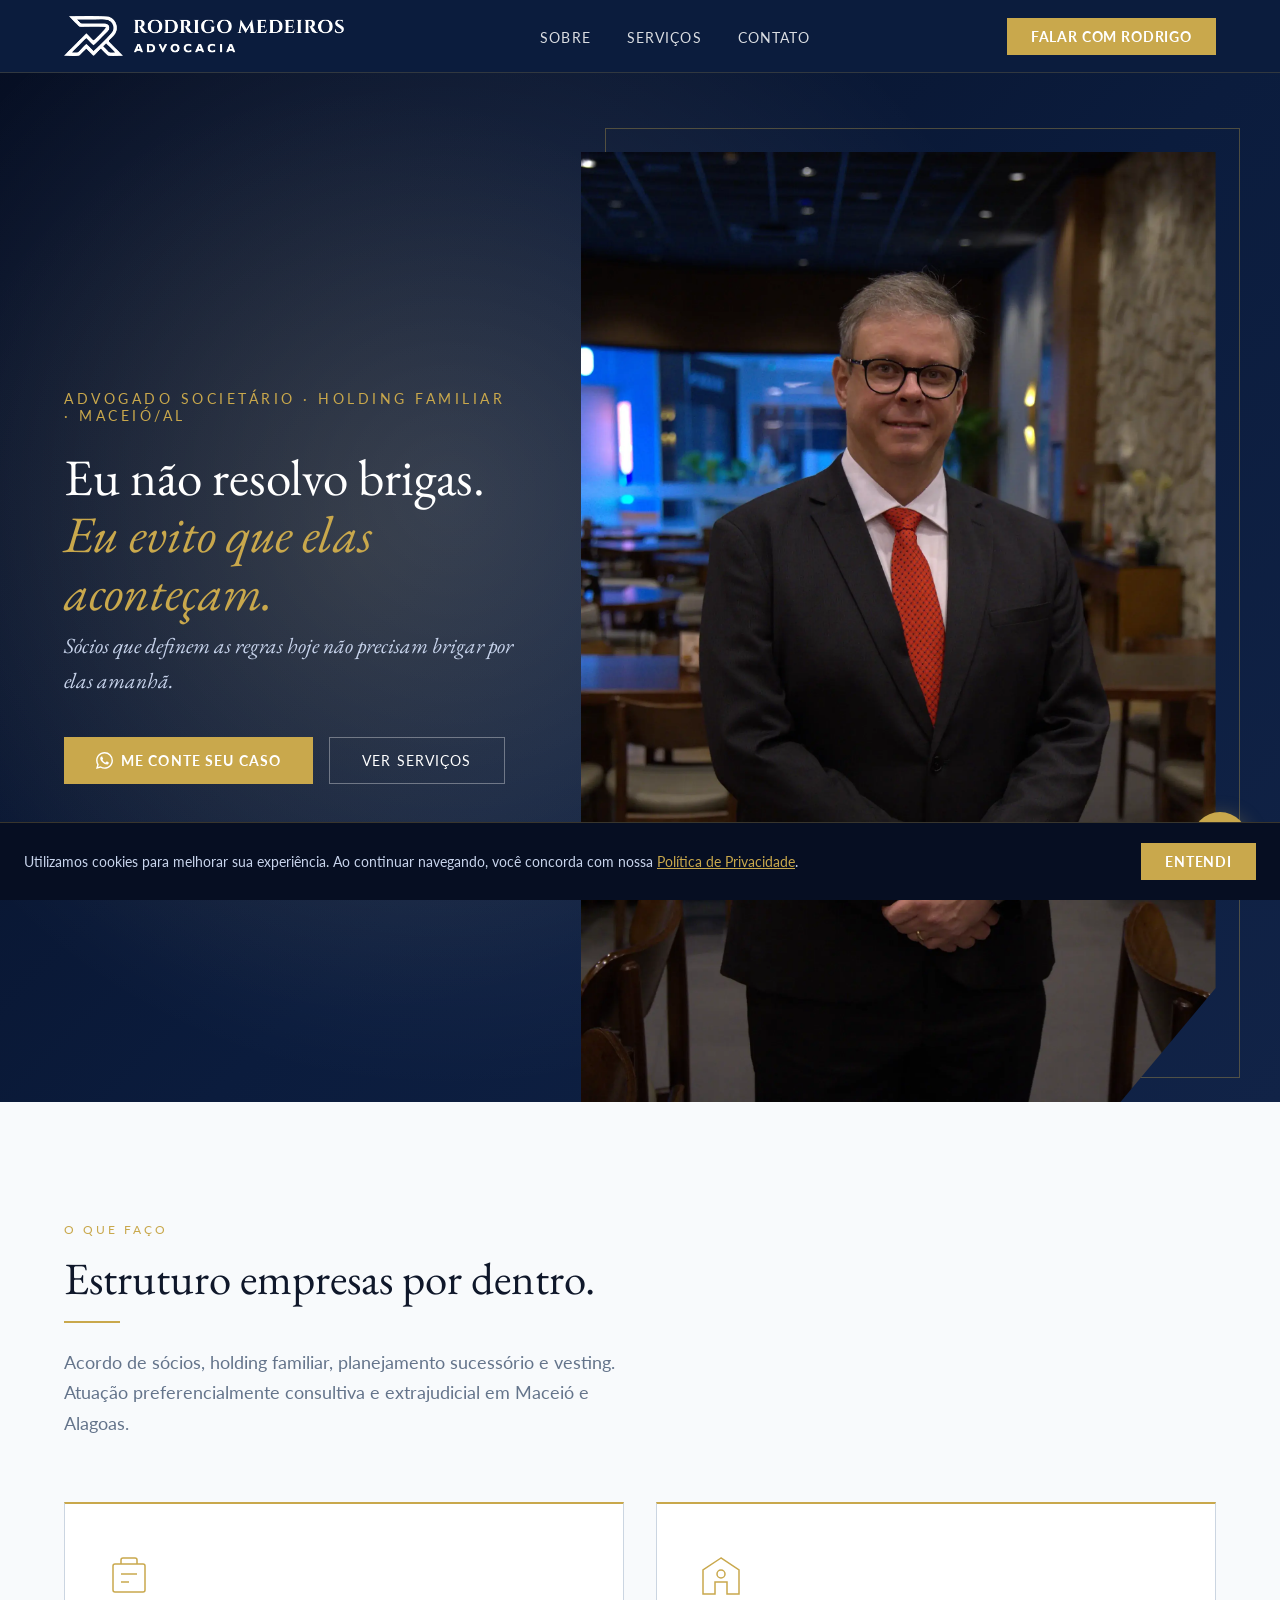
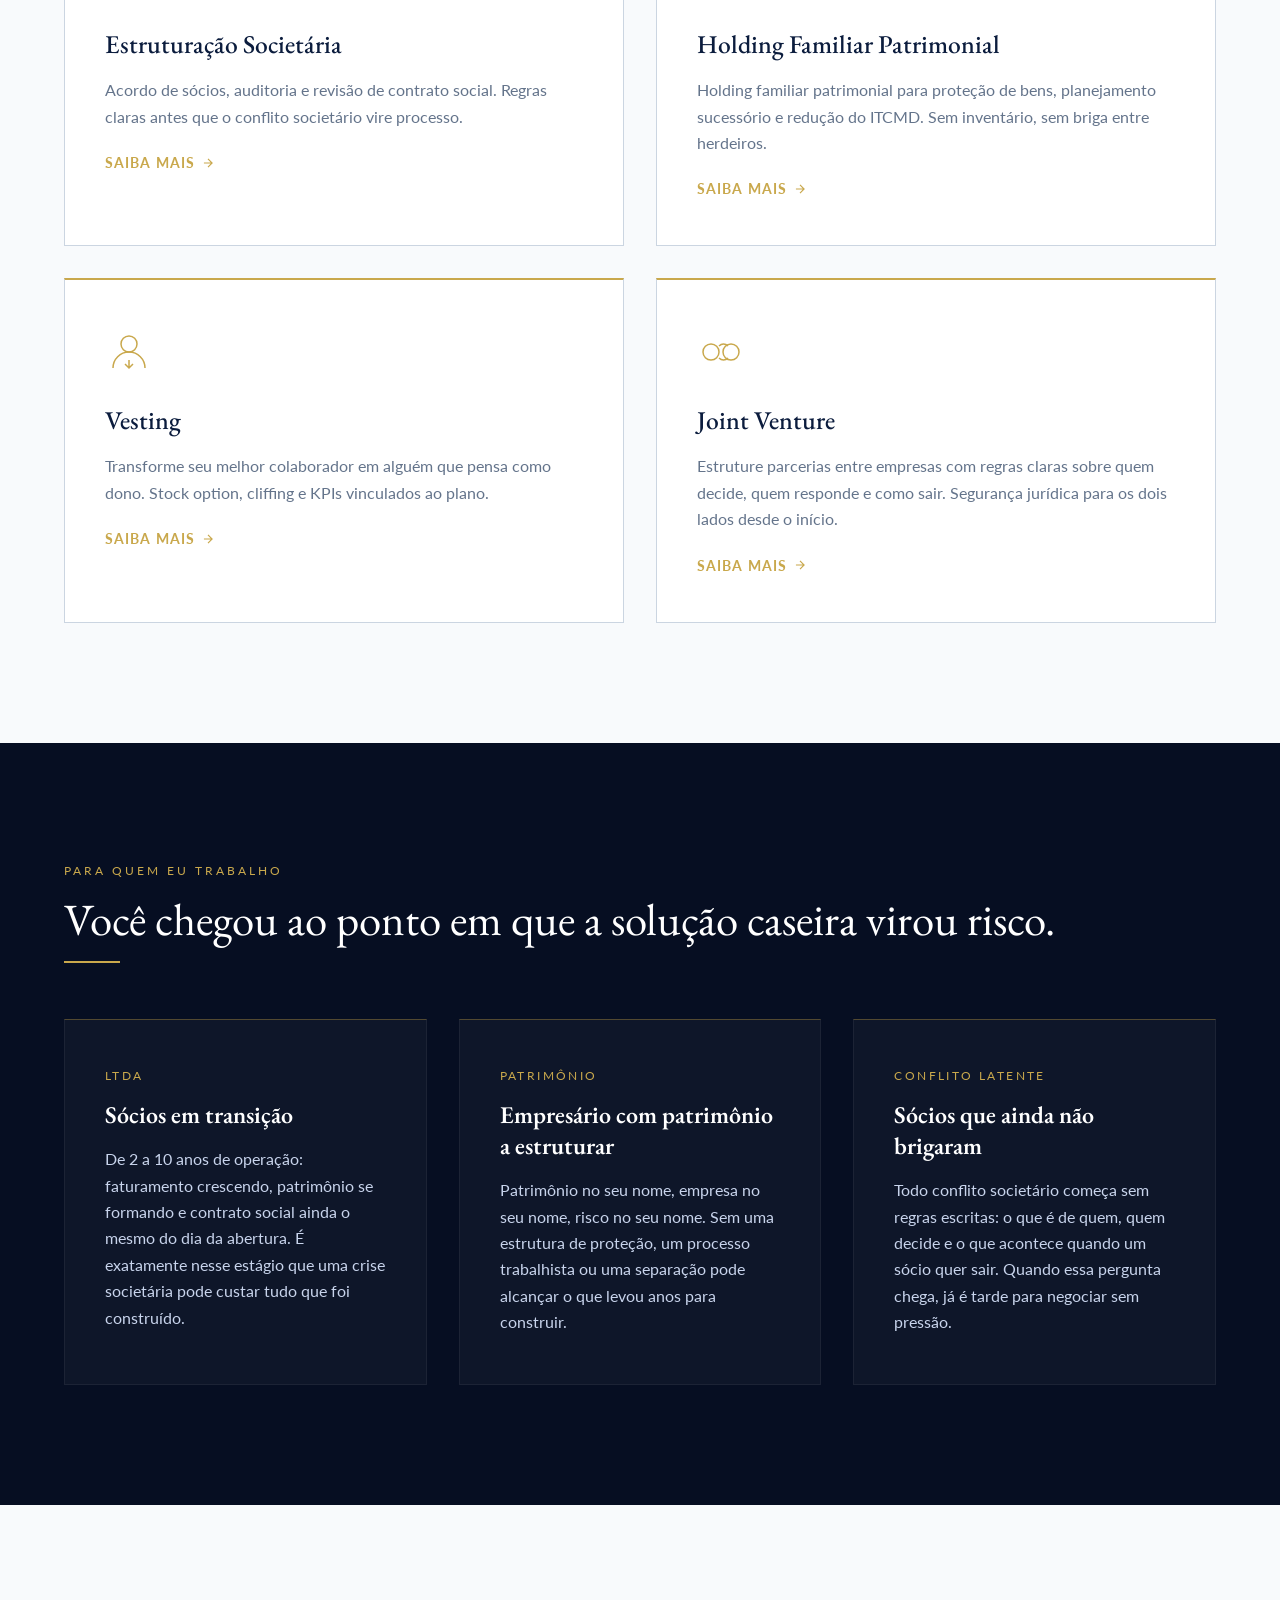
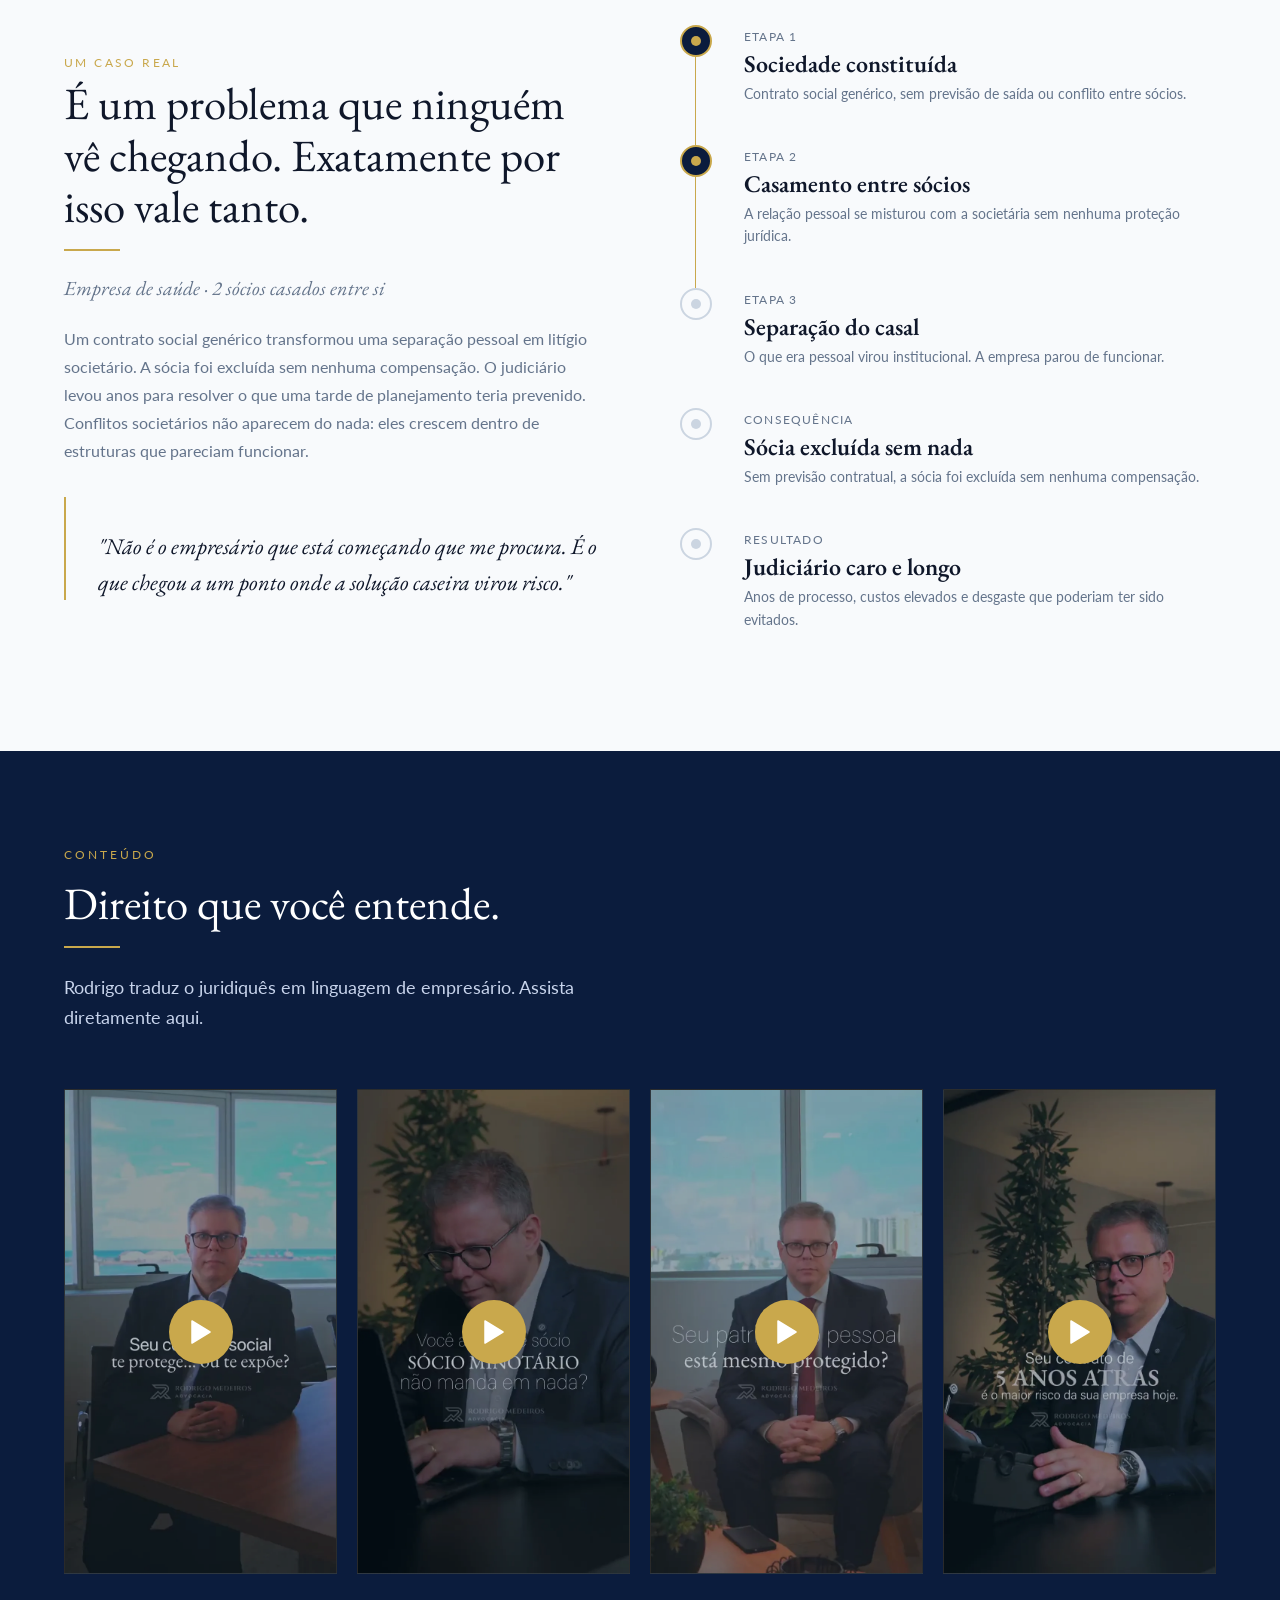
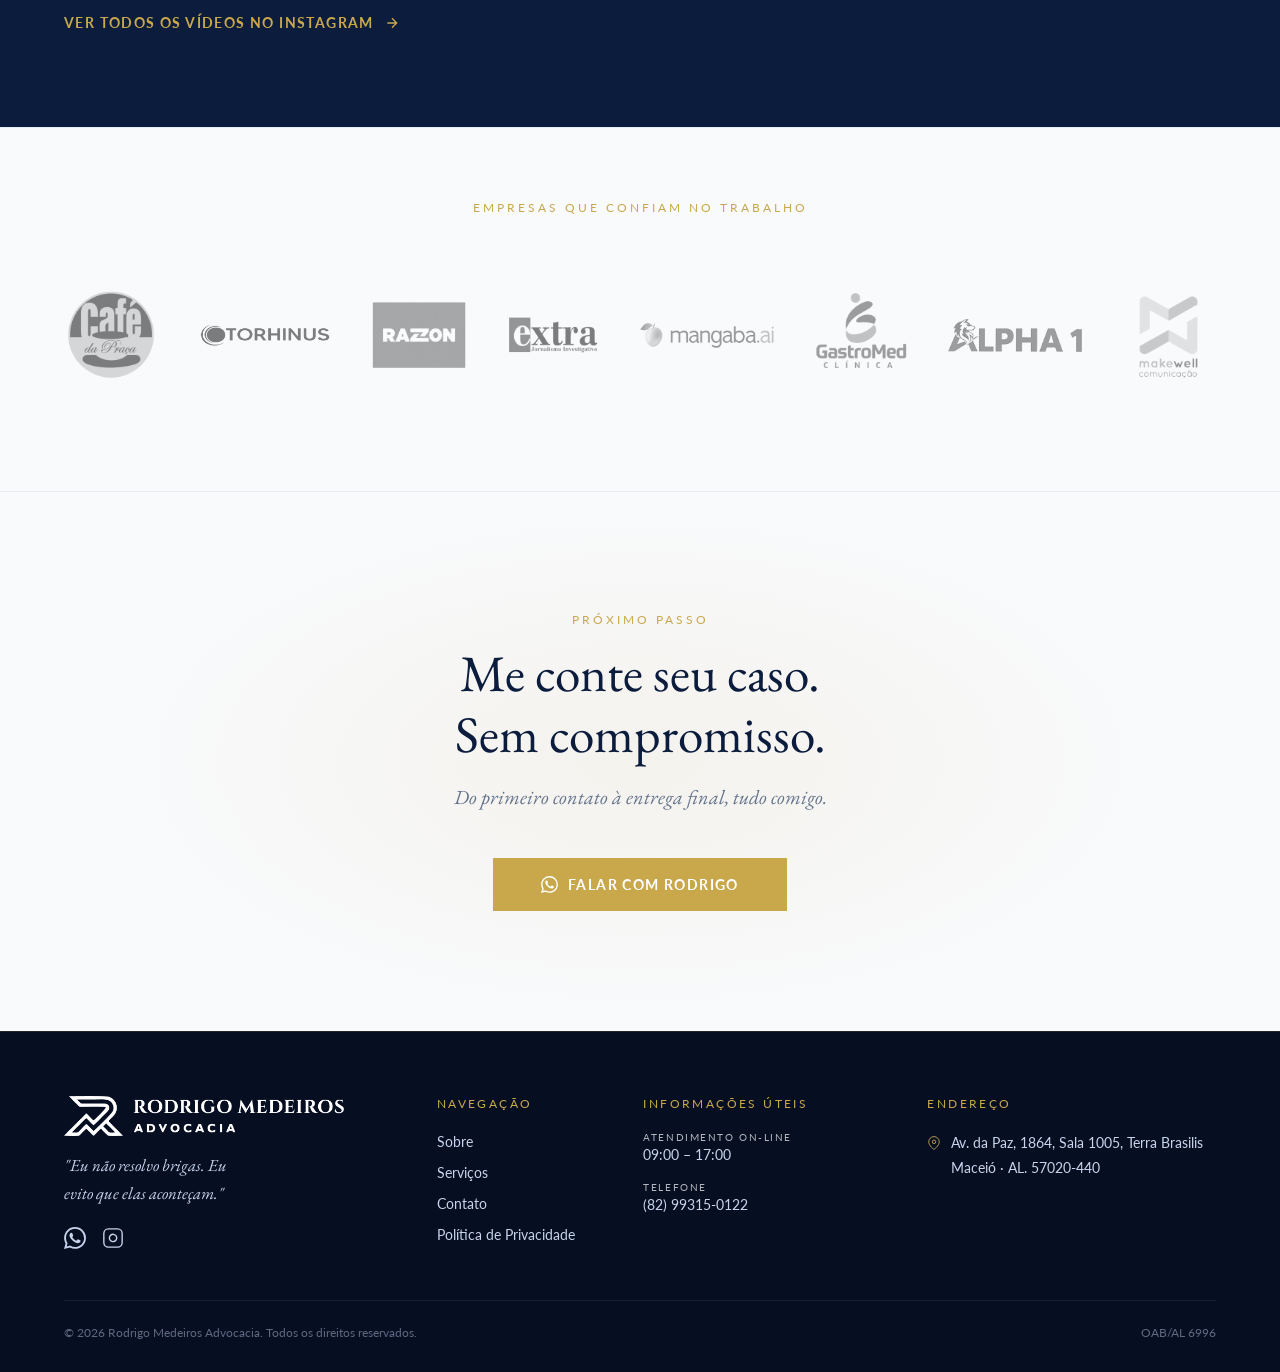
<file: index.html>
<!DOCTYPE html>
<html lang="pt-BR">
<head>
  <meta charset="UTF-8">
  <meta name="viewport" content="width=device-width, initial-scale=1.0">
  <title>Advogado Societário em Maceió/AL | Rodrigo Medeiros Advocacia</title>
  <meta name="description" content="Advogado societário em Maceió/AL. Acordo de sócios, holding familiar, planejamento sucessório e vesting. Consultoria preventiva para empresários em Alagoas.">
  <meta name="robots" content="index, follow">
  <meta name="author" content="Rodrigo Medeiros">
  <meta name="google-site-verification" content="2T8ZJsAFRk5Cs4w8VMLcMFzr03Jj9jlSGX3UqmQpPjI">
  <link rel="canonical" href="https://rmadvocaciaal.com.br/">

  <!-- Open Graph -->
  <meta property="og:type" content="website">
  <meta property="og:url" content="https://rmadvocaciaal.com.br/">
  <meta property="og:title" content="Rodrigo Medeiros Advocacia | Direito Societário e Planejamento Patrimonial">
  <meta property="og:description" content="Consultoria preventiva. Evitar conflito, não resolver conflito. Holding familiar, vesting, auditoria societária. Maceió/AL.">
  <meta property="og:image" content="https://rmadvocaciaal.com.br/assets/imagens/og-rodrigo-medeiros-advocacia.jpg">
  <meta property="og:image:width" content="1200">
  <meta property="og:image:height" content="630">
  <meta name="twitter:card" content="summary_large_image">
  <meta name="twitter:title" content="Advogado Societário em Maceió/AL | Rodrigo Medeiros Advocacia">
  <meta name="twitter:description" content="Advogado societário em Maceió/AL. Acordo de sócios, holding familiar, planejamento sucessório e vesting. Consultoria preventiva para empresários em Alagoas.">
  <meta name="twitter:image" content="https://rmadvocaciaal.com.br/assets/imagens/og-rodrigo-medeiros-advocacia.jpg">

  <!-- Fontes -->
  <link rel="preconnect" href="https://fonts.googleapis.com">
  <link rel="preconnect" href="https://fonts.gstatic.com" crossorigin>
  <link rel="stylesheet" href="https://fonts.googleapis.com/css2?family=EB+Garamond:ital,wght@0,400;0,500;0,600;0,700;1,400;1,500&family=Lato:wght@300;400;700&display=swap">

  <!-- Preload LCP -->
  <link rel="preload" as="image" href="assets/imagens/rodrigo-medeiros-advogado-direito-societario-maceio.webp" fetchpriority="high">

  <!-- Favicon e PWA -->
  <link rel="icon" type="image/png" href="assets/imagens/favicon.png">
  <link rel="apple-touch-icon" href="assets/imagens/apple-touch-icon.png">
  <link rel="manifest" href="manifest.json">
  <meta name="theme-color" content="#0B1C3D">
  <meta name="apple-mobile-web-app-capable" content="yes">

  <!-- CSS -->
  <!-- Google tag (gtag.js) -->
  <script async src="https://www.googletagmanager.com/gtag/js?id=G-XJ2L8GVQXQ"></script>
  <script>
    window.dataLayer = window.dataLayer || [];
    function gtag(){dataLayer.push(arguments);}
    gtag('js', new Date());

    gtag('config', 'G-XJ2L8GVQXQ');
  </script>

  <link rel="stylesheet" href="css/style.css">

  <!-- Schema: VideoObject -->
  <script type="application/ld+json">
  [
    {
      "@context": "https://schema.org",
      "@type": "VideoObject",
      "name": "Seu contrato social te protege ou te expõe?",
      "description": "Rodrigo Medeiros explica como um contrato social mal feito pode deixar sua empresa vulnerável — e como evitar isso com auditoria societária preventiva.",
      "thumbnailUrl": "https://rmadvocaciaal.com.br/assets/videos/contrato-social-protege-ou-expoe-empresa-maceio-thumb.webp",
      "contentUrl": "https://rmadvocaciaal.com.br/assets/videos/contrato-social-protege-ou-expoe-empresa-maceio.mp4",
      "uploadDate": "2025-01-01T00:00:00-03:00",
      "author": { "@type": "Person", "name": "Rodrigo Medeiros" }
    },
    {
      "@context": "https://schema.org",
      "@type": "VideoObject",
      "name": "Seu patrimônio pessoal está mesmo protegido?",
      "description": "Como a holding familiar e o planejamento patrimonial separam seus bens pessoais dos riscos do negócio — explicado por Rodrigo Medeiros em Maceió/AL.",
      "thumbnailUrl": "https://rmadvocaciaal.com.br/assets/videos/patrimonio-pessoal-protegido-holding-familiar-maceio-thumb.webp",
      "contentUrl": "https://rmadvocaciaal.com.br/assets/videos/patrimonio-pessoal-protegido-holding-familiar-maceio.mp4",
      "uploadDate": "2025-01-01T00:00:00-03:00",
      "author": { "@type": "Person", "name": "Rodrigo Medeiros" }
    },
    {
      "@context": "https://schema.org",
      "@type": "VideoObject",
      "name": "Sócio minoritário não manda em nada?",
      "description": "Rodrigo Medeiros desmistifica os direitos do sócio minoritário e explica quando e como ele pode ter poder de decisão dentro da empresa.",
      "thumbnailUrl": "https://rmadvocaciaal.com.br/assets/videos/socio-minoritario-direitos-poder-decisao-empresa-thumb.webp",
      "contentUrl": "https://rmadvocaciaal.com.br/assets/videos/socio-minoritario-direitos-poder-decisao-empresa.mp4",
      "uploadDate": "2025-01-01T00:00:00-03:00",
      "author": { "@type": "Person", "name": "Rodrigo Medeiros" }
    },
    {
      "@context": "https://schema.org",
      "@type": "VideoObject",
      "name": "Seu contrato de 5 anos atrás é o maior risco da sua empresa hoje",
      "description": "Rodrigo Medeiros alerta sobre contratos sociais desatualizados e como um documento de anos atrás pode se tornar a maior vulnerabilidade jurídica da sua empresa.",
      "thumbnailUrl": "https://rmadvocaciaal.com.br/assets/videos/contrato-social-desatualizado-risco-empresa-hoje-thumb.webp",
      "contentUrl": "https://rmadvocaciaal.com.br/assets/videos/contrato-social-desatualizado-risco-empresa-hoje.mp4",
      "uploadDate": "2025-01-01T00:00:00-03:00",
      "author": { "@type": "Person", "name": "Rodrigo Medeiros" }
    }
  ]
  </script>

  <!-- Schema.org -->
  <script type="application/ld+json">
  {
    "@context": "https://schema.org",
    "@type": "LegalService",
    "name": "Rodrigo Medeiros Advocacia",
    "description": "Advocacia preventiva em Direito Societário. Estruturação de empresas, Holding Familiar e Vesting em Maceió/AL.",
    "url": "https://rmadvocaciaal.com.br",
    "telephone": "+5582993150122",
    "priceRange": "$$",
    "openingHours": "Mo-Fr 08:00-18:00",
    "areaServed": [
      { "@type": "City", "name": "Maceió" },
      { "@type": "State", "name": "Alagoas" }
    ],
    "address": {
      "@type": "PostalAddress",
      "streetAddress": "Av. da Paz, 1864, Sala 1005",
      "addressLocality": "Maceió",
      "addressRegion": "AL",
      "postalCode": "57020-440",
      "addressCountry": "BR"
    },
    "geo": {
      "@type": "GeoCoordinates",
      "latitude": -9.6658,
      "longitude": -35.7350
    },
    "founder": {
      "@type": "Person",
      "name": "Rodrigo Medeiros",
      "jobTitle": "Advogado Especialista em Direito Societário",
      "hasCredential": {
        "@type": "EducationalOccupationalCredential",
        "credentialCategory": "OAB/AL 6996"
      }
    },
    "sameAs": ["https://www.instagram.com/advogado.rodrigomedeiros/"]
  }
  </script>

  <!-- Schema: FAQPage -->
  <script type="application/ld+json">
  {
    "@context": "https://schema.org",
    "@type": "FAQPage",
    "mainEntity": [
      {
        "@type": "Question",
        "name": "O que é holding familiar e para que serve?",
        "acceptedAnswer": {
          "@type": "Answer",
          "text": "Holding familiar é uma empresa criada para concentrar e proteger o patrimônio da família. Ela separa os bens pessoais dos riscos do negócio, reduz o ITCMD na sucessão e evita brigas de inventário entre herdeiros."
        }
      },
      {
        "@type": "Question",
        "name": "O que é vesting e como funciona?",
        "acceptedAnswer": {
          "@type": "Answer",
          "text": "Vesting é um contrato que permite ao colaborador adquirir cotas da empresa ao longo do tempo, desde que cumpra metas e permaneça por um período mínimo (cliffing). Alinha incentivo financeiro e fidelidade com segurança jurídica para ambos os lados."
        }
      },
      {
        "@type": "Question",
        "name": "Por que meu contrato social precisa de revisão?",
        "acceptedAnswer": {
          "@type": "Answer",
          "text": "Um contrato social desatualizado não prevê regras para situações como saída de sócio, divisão de lucros ou tomada de decisão em crises. Sem essas regras escritas, qualquer conflito pode virar litígio judicial. A auditoria societária identifica essas vulnerabilidades antes que elas causem prejuízo."
        }
      },
      {
        "@type": "Question",
        "name": "Rodrigo Medeiros atende fora de Maceió?",
        "acceptedAnswer": {
          "@type": "Answer",
          "text": "Sim. Embora o escritório esteja localizado em Maceió/AL, o atendimento pode ser feito de forma remota para clientes de todo o estado de Alagoas e demais estados do Brasil."
        }
      }
    ]
  }
  </script>
</head>
<body>

  <a class="skip-link" href="#main-content">Ir para o conteúdo</a>

  <!-- NAV -->
  <nav class="nav" id="nav" role="navigation" aria-label="Navegação principal">
    <div class="container">
      <div class="nav__inner">
        <a href="/" class="nav__logo" aria-label="Rodrigo Medeiros Advocacia — página inicial">
          <img src="assets/imagens/logo-rodrigo-medeiros-advocacia.png" alt="Logo Rodrigo Medeiros Advocacia" width="160" height="40">
        </a>
        <ul class="nav__links" id="nav-links" role="list">
          <li><a href="/sobre/">Sobre</a></li>
          <li><a href="/servicos/">Serviços</a></li>
          <li><a href="/contato/">Contato</a></li>
        </ul>
        <a href="/contato/" class="nav__cta">Falar com Rodrigo</a>
        <button class="nav__toggle" id="nav-toggle" aria-label="Abrir menu" aria-expanded="false" aria-controls="nav-links">
          <span></span><span></span><span></span>
        </button>
      </div>
    </div>
  </nav>

  <!-- HERO -->
  <section class="hero" aria-label="Apresentação">
    <div class="container">
      <div class="hero__inner">
        <div class="hero__content fade-in">
          <p class="hero__eyebrow">Advogado Societário · Holding Familiar · Maceió/AL</p>
          <h1 class="hero__heading">
            Eu não resolvo brigas.<br>
            <em>Eu evito que elas aconteçam.</em>
          </h1>
          <p class="hero__sub">Sócios que definem as regras hoje não precisam brigar por elas amanhã.</p>
          <div class="hero__actions">
            <a href="https://wa.me/5582993150122?text=Ol%C3%A1%2C%20Rodrigo!%20Vi%20seu%20site%20e%20quero%20marcar%20uma%20conversa." class="btn-primary" target="_blank" rel="noopener noreferrer">
              <svg width="17" height="17" viewBox="0 0 24 24" fill="currentColor" aria-hidden="true"><path d="M17.472 14.382c-.297-.149-1.758-.867-2.03-.967-.273-.099-.471-.148-.67.15-.197.297-.767.966-.94 1.164-.173.199-.347.223-.644.075-.297-.15-1.255-.463-2.39-1.475-.883-.788-1.48-1.761-1.653-2.059-.173-.297-.018-.458.13-.606.134-.133.298-.347.446-.52.149-.174.198-.298.298-.497.099-.198.05-.371-.025-.52-.075-.149-.669-1.612-.916-2.207-.242-.579-.487-.5-.669-.51-.173-.008-.371-.01-.57-.01-.198 0-.52.074-.792.372-.272.297-1.04 1.016-1.04 2.479 0 1.462 1.065 2.875 1.213 3.074.149.198 2.096 3.2 5.077 4.487.709.306 1.262.489 1.694.625.712.227 1.36.195 1.871.118.571-.085 1.758-.719 2.006-1.413.248-.694.248-1.289.173-1.413-.074-.124-.272-.198-.57-.347m-5.421 7.403h-.004a9.87 9.87 0 0 1-5.031-1.378l-.361-.214-3.741.982.998-3.648-.235-.374a9.86 9.86 0 0 1-1.51-5.26c.001-5.45 4.436-9.884 9.888-9.884 2.64 0 5.122 1.03 6.988 2.898a9.825 9.825 0 0 1 2.893 6.994c-.003 5.45-4.437 9.884-9.885 9.884m8.413-18.297A11.815 11.815 0 0 0 12.05 0C5.495 0 .16 5.335.157 11.892c0 2.096.547 4.142 1.588 5.945L.057 24l6.305-1.654a11.882 11.882 0 0 0 5.683 1.448h.005c6.554 0 11.89-5.335 11.893-11.893a11.821 11.821 0 0 0-3.48-8.413Z"/></svg>
              Me conte seu caso
            </a>
            <a href="/servicos/" class="btn-outline">Ver serviços</a>
          </div>
        </div>
        <div class="hero__visual" aria-hidden="true">
          <div class="hero__photo-wrap">
            <img
              class="hero__photo"
              src="assets/imagens/rodrigo-medeiros-advogado-direito-societario-maceio.webp"
              alt="Rodrigo Medeiros, advogado especialista em Direito Societário em Maceió"
              width="460" height="613"
              loading="eager" fetchpriority="high"
            >
          </div>
        </div>
      </div>
    </div>
  </section>

  <!-- SERVIÇOS -->
  <section class="services" id="servicos" aria-labelledby="services-heading">
    <div class="container">
      <div class="services__header fade-in">
        <p class="section-eyebrow">O que faço</p>
        <h2 class="section-heading" id="services-heading">Estruturo empresas por dentro.</h2>
        <div class="divider-gold"></div>
        <p style="color: var(--texto-suave); font-size: 1.125rem; max-width: 560px; line-height: 1.7;">
          Acordo de sócios, holding familiar, planejamento sucessório e vesting.<br>
          Atuação preferencialmente consultiva e extrajudicial em Maceió e Alagoas.
        </p>
      </div>
      <div class="services__grid">

        <article class="service-card fade-in">
          <svg class="service-card__icon" viewBox="0 0 48 48" fill="none" stroke="currentColor" stroke-width="1.5" aria-hidden="true">
            <rect x="8" y="12" width="32" height="28" rx="2"/>
            <path d="M16 12V8a2 2 0 0 1 2-2h12a2 2 0 0 1 2 2v4"/>
            <line x1="16" y1="22" x2="32" y2="22"/>
            <line x1="16" y1="30" x2="24" y2="30"/>
          </svg>
          <h3 class="service-card__title">Estruturação Societária</h3>
          <p class="service-card__text">Acordo de sócios, auditoria e revisão de contrato social. Regras claras antes que o conflito societário vire processo.</p>
          <a href="servicos.html#societaria" class="service-card__link">
            Saiba mais
            <svg width="14" height="14" viewBox="0 0 24 24" fill="none" stroke="currentColor" stroke-width="2" aria-hidden="true"><path d="M5 12h14M12 5l7 7-7 7"/></svg>
          </a>
        </article>

        <article class="service-card fade-in">
          <svg class="service-card__icon" viewBox="0 0 48 48" fill="none" stroke="currentColor" stroke-width="1.5" aria-hidden="true">
            <path d="M24 6L6 18v24h12V30h12v12h12V18L24 6z"/>
            <circle cx="24" cy="22" r="4"/>
          </svg>
          <h3 class="service-card__title">Holding Familiar Patrimonial</h3>
          <p class="service-card__text">Holding familiar patrimonial para proteção de bens, planejamento sucessório e redução do ITCMD. Sem inventário, sem briga entre herdeiros.</p>
          <a href="servicos.html#holding" class="service-card__link">
            Saiba mais
            <svg width="14" height="14" viewBox="0 0 24 24" fill="none" stroke="currentColor" stroke-width="2" aria-hidden="true"><path d="M5 12h14M12 5l7 7-7 7"/></svg>
          </a>
        </article>

        <article class="service-card fade-in">
          <svg class="service-card__icon" viewBox="0 0 48 48" fill="none" stroke="currentColor" stroke-width="1.5" aria-hidden="true">
            <circle cx="24" cy="16" r="8"/>
            <path d="M8 40c0-8.837 7.163-16 16-16s16 7.163 16 16"/>
            <path d="M24 32v8M20 36l4 4 4-4"/>
          </svg>
          <h3 class="service-card__title">Vesting</h3>
          <p class="service-card__text">Transforme seu melhor colaborador em alguém que pensa como dono. Stock option, cliffing e KPIs vinculados ao plano.</p>
          <a href="servicos.html#vesting" class="service-card__link">
            Saiba mais
            <svg width="14" height="14" viewBox="0 0 24 24" fill="none" stroke="currentColor" stroke-width="2" aria-hidden="true"><path d="M5 12h14M12 5l7 7-7 7"/></svg>
          </a>
        </article>

        <article class="service-card fade-in">
          <svg class="service-card__icon" viewBox="0 0 48 48" fill="none" stroke="currentColor" stroke-width="1.5" aria-hidden="true">
            <circle cx="14" cy="24" r="8"/>
            <circle cx="34" cy="24" r="8"/>
            <path d="M22 18c1.2-1.2 2.8-2 4.5-2s3.3.8 4.5 2M22 30c1.2 1.2 2.8 2 4.5 2s3.3-.8 4.5-2"/>
          </svg>
          <h3 class="service-card__title">Joint Venture</h3>
          <p class="service-card__text">Estruture parcerias entre empresas com regras claras sobre quem decide, quem responde e como sair. Segurança jurídica para os dois lados desde o início.</p>
          <a href="servicos.html#jointventure" class="service-card__link">
            Saiba mais
            <svg width="14" height="14" viewBox="0 0 24 24" fill="none" stroke="currentColor" stroke-width="2" aria-hidden="true"><path d="M5 12h14M12 5l7 7-7 7"/></svg>
          </a>
        </article>

      </div>
    </div>
  </section>

  <!-- PARA QUEM -->
  <section class="audience" aria-labelledby="audience-heading">
    <div class="container">
      <p class="section-eyebrow fade-in">Para quem eu trabalho</p>
      <h2 class="section-heading fade-in" id="audience-heading">Você chegou ao ponto em que a solução caseira virou risco.</h2>
      <div class="divider-gold fade-in"></div>
      <div class="audience__grid">

        <div class="audience-card fade-in">
          <p class="audience-card__label">Ltda</p>
          <h3 class="audience-card__title">Sócios em transição</h3>
          <p class="audience-card__text">De 2 a 10 anos de operação: faturamento crescendo, patrimônio se formando e contrato social ainda o mesmo do dia da abertura. É exatamente nesse estágio que uma crise societária pode custar tudo que foi construído.</p>
        </div>

        <div class="audience-card fade-in">
          <p class="audience-card__label">Patrimônio</p>
          <h3 class="audience-card__title">Empresário com patrimônio a estruturar</h3>
          <p class="audience-card__text">Patrimônio no seu nome, empresa no seu nome, risco no seu nome. Sem uma estrutura de proteção, um processo trabalhista ou uma separação pode alcançar o que levou anos para construir.</p>
        </div>

        <div class="audience-card fade-in">
          <p class="audience-card__label">Conflito latente</p>
          <h3 class="audience-card__title">Sócios que ainda não brigaram</h3>
          <p class="audience-card__text">Todo conflito societário começa sem regras escritas: o que é de quem, quem decide e o que acontece quando um sócio quer sair. Quando essa pergunta chega, já é tarde para negociar sem pressão.</p>
        </div>

      </div>
    </div>
  </section>

  <!-- CASO REAL -->
  <section class="case" aria-labelledby="case-heading">
    <div class="container">
      <div class="case__inner">
        <div class="case__text-col fade-in">
          <p class="case__label">Um caso real</p>
          <h2 class="section-heading" id="case-heading">É um problema que ninguém vê chegando. Exatamente por isso vale tanto.</h2>
          <div class="divider-gold"></div>
          <p class="case__context">Empresa de saúde · 2 sócios casados entre si</p>
          <p class="case__text">Um contrato social genérico transformou uma separação pessoal em litígio societário. A sócia foi excluída sem nenhuma compensação. O judiciário levou anos para resolver o que uma tarde de planejamento teria prevenido. Conflitos societários não aparecem do nada: eles crescem dentro de estruturas que pareciam funcionar.</p>
          <div class="case__quote">
            <p>"Não é o empresário que está começando que me procura. É o que chegou a um ponto onde a solução caseira virou risco."</p>
          </div>
        </div>

        <div class="timeline fade-in" aria-label="Linha do tempo do caso">
          <div class="timeline__item">
            <div class="timeline__dot"><div class="timeline__dot-inner"></div></div>
            <div class="timeline__content">
              <p class="timeline__step">Etapa 1</p>
              <h3 class="timeline__title">Sociedade constituída</h3>
              <p class="timeline__desc">Contrato social genérico, sem previsão de saída ou conflito entre sócios.</p>
            </div>
          </div>
          <div class="timeline__item">
            <div class="timeline__dot"><div class="timeline__dot-inner"></div></div>
            <div class="timeline__content">
              <p class="timeline__step">Etapa 2</p>
              <h3 class="timeline__title">Casamento entre sócios</h3>
              <p class="timeline__desc">A relação pessoal se misturou com a societária sem nenhuma proteção jurídica.</p>
            </div>
          </div>
          <div class="timeline__item">
            <div class="timeline__dot"><div class="timeline__dot-inner"></div></div>
            <div class="timeline__content">
              <p class="timeline__step">Etapa 3</p>
              <h3 class="timeline__title">Separação do casal</h3>
              <p class="timeline__desc">O que era pessoal virou institucional. A empresa parou de funcionar.</p>
            </div>
          </div>
          <div class="timeline__item danger">
            <div class="timeline__dot"><div class="timeline__dot-inner"></div></div>
            <div class="timeline__content">
              <p class="timeline__step">Consequência</p>
              <h3 class="timeline__title">Sócia excluída sem nada</h3>
              <p class="timeline__desc">Sem previsão contratual, a sócia foi excluída sem nenhuma compensação.</p>
            </div>
          </div>
          <div class="timeline__item danger">
            <div class="timeline__dot"><div class="timeline__dot-inner"></div></div>
            <div class="timeline__content">
              <p class="timeline__step">Resultado</p>
              <h3 class="timeline__title">Judiciário caro e longo</h3>
              <p class="timeline__desc">Anos de processo, custos elevados e desgaste que poderiam ter sido evitados.</p>
            </div>
          </div>
        </div>

      </div>
    </div>
  </section>

  <!-- VÍDEOS INSTAGRAM -->
  <section class="videos" aria-labelledby="videos-heading">
    <div class="container">
      <div class="videos__header fade-in">
        <p class="section-eyebrow">Conteúdo</p>
        <h2 class="section-heading" id="videos-heading">Direito que você entende.</h2>
        <div class="divider-gold"></div>
        <p style="color: var(--texto-azul); font-size: 1.125rem; max-width: 520px; line-height: 1.7;">
          Rodrigo traduz o juridiquês em linguagem de empresário. Assista diretamente aqui.
        </p>
      </div>
      <div class="videos__grid">
        <div class="reel-video">
          <video class="reel-video__el" poster="assets/videos/contrato-social-protege-ou-expoe-empresa-maceio-thumb.webp" preload="none" playsinline>
            <source src="assets/videos/contrato-social-protege-ou-expoe-empresa-maceio.mp4" type="video/mp4">
          </video>
          <div class="reel-video__overlay">
            <button class="reel-video__btn" aria-label="Reproduzir: Seu contrato social te protege ou te expõe?">
              <svg width="22" height="26" viewBox="0 0 22 26" fill="none" aria-hidden="true"><path d="M2 2l18 11L2 24V2z" fill="#fff" stroke="#fff" stroke-width="1.5" stroke-linejoin="round"/></svg>
            </button>
          </div>
        </div>
        <div class="reel-video">
          <video class="reel-video__el" poster="assets/videos/socio-minoritario-direitos-poder-decisao-empresa-thumb.webp" preload="none" playsinline>
            <source src="assets/videos/socio-minoritario-direitos-poder-decisao-empresa.mp4" type="video/mp4">
          </video>
          <div class="reel-video__overlay">
            <button class="reel-video__btn" aria-label="Reproduzir: Sócio minoritário não manda em nada?">
              <svg width="22" height="26" viewBox="0 0 22 26" fill="none" aria-hidden="true"><path d="M2 2l18 11L2 24V2z" fill="#fff" stroke="#fff" stroke-width="1.5" stroke-linejoin="round"/></svg>
            </button>
          </div>
        </div>
        <div class="reel-video">
          <video class="reel-video__el" poster="assets/videos/patrimonio-pessoal-protegido-holding-familiar-maceio-thumb.webp" preload="none" playsinline>
            <source src="assets/videos/patrimonio-pessoal-protegido-holding-familiar-maceio.mp4" type="video/mp4">
          </video>
          <div class="reel-video__overlay">
            <button class="reel-video__btn" aria-label="Reproduzir: Seu patrimônio pessoal está mesmo protegido?">
              <svg width="22" height="26" viewBox="0 0 22 26" fill="none" aria-hidden="true"><path d="M2 2l18 11L2 24V2z" fill="#fff" stroke="#fff" stroke-width="1.5" stroke-linejoin="round"/></svg>
            </button>
          </div>
        </div>
        <div class="reel-video">
          <video class="reel-video__el" poster="assets/videos/contrato-social-desatualizado-risco-empresa-hoje-thumb.webp" preload="none" playsinline>
            <source src="assets/videos/contrato-social-desatualizado-risco-empresa-hoje.mp4" type="video/mp4">
          </video>
          <div class="reel-video__overlay">
            <button class="reel-video__btn" aria-label="Reproduzir: Seu contrato de 5 anos atrás é o maior risco da sua empresa hoje">
              <svg width="22" height="26" viewBox="0 0 22 26" fill="none" aria-hidden="true"><path d="M2 2l18 11L2 24V2z" fill="#fff" stroke="#fff" stroke-width="1.5" stroke-linejoin="round"/></svg>
            </button>
          </div>
        </div>
      </div>
      <a href="https://www.instagram.com/advogado.rodrigomedeiros/" target="_blank" rel="noopener noreferrer" class="videos__instagram-link">
        Ver todos os vídeos no Instagram
        <svg width="16" height="16" viewBox="0 0 24 24" fill="none" stroke="currentColor" stroke-width="2" aria-hidden="true"><path d="M5 12h14M12 5l7 7-7 7"/></svg>
      </a>
    </div>
  </section>

  <!-- EMPRESAS ASSISTIDAS -->
  <section class="clients" aria-label="Empresas assistidas">
    <div class="container">
      <p class="clients__label">Empresas que confiam no trabalho</p>
      <div class="clients__grid fade-in">
        <a href="https://www.instagram.com/cafedapracamaceio/" target="_blank" rel="noopener noreferrer" aria-label="Instagram Café da Praça"><img src="assets/imagens/cliente-cafe-da-praca-logo.webp" alt="Café da Praça — cliente Rodrigo Medeiros Advocacia" width="140" height="60" loading="lazy"></a>
        <a href="https://www.instagram.com/otorhinusal/" target="_blank" rel="noopener noreferrer" aria-label="Instagram Otorhinus"><img src="assets/imagens/cliente-torhinus-logo.webp" alt="Otorhinus — cliente Rodrigo Medeiros Advocacia" width="140" height="60" loading="lazy" class="logo--xl"></a>
        <a href="https://www.instagram.com/razzon_estruturas/" target="_blank" rel="noopener noreferrer" aria-label="Instagram Razzon Estruturas"><img src="assets/imagens/cliente-razzon-logo.webp" alt="Razzon — cliente Rodrigo Medeiros Advocacia" width="140" height="60" loading="lazy"></a>
        <a href="https://www.instagram.com/extraalagoas/" target="_blank" rel="noopener noreferrer" aria-label="Instagram Extra Alagoas"><img src="assets/imagens/cliente-extra-jornalismo-logo.webp" alt="Extra Jornalismo — cliente Rodrigo Medeiros Advocacia" width="140" height="60" loading="lazy"></a>
        <a href="https://www.instagram.com/mangaba_ai/" target="_blank" rel="noopener noreferrer" aria-label="Instagram Mangaba"><img src="assets/imagens/logo-mangaba.ai.png" alt="Mangaba — cliente Rodrigo Medeiros Advocacia" width="140" height="60" loading="lazy" class="logo--xl"></a>
        <a href="https://www.instagram.com/gastromed.maceio/" target="_blank" rel="noopener noreferrer" aria-label="Instagram GastroMed Maceió"><img src="assets/imagens/cliente-gastro-med-clinica-logo.webp" alt="GastroMed Clínica — cliente Rodrigo Medeiros Advocacia" width="140" height="60" loading="lazy"></a>
        <a href="https://www.instagram.com/alpha1consultoria_/" target="_blank" rel="noopener noreferrer" aria-label="Instagram Alpha1"><img src="assets/imagens/logo-alpha1.png" alt="Alpha1 — cliente Rodrigo Medeiros Advocacia" width="140" height="60" loading="lazy" class="logo--xl"></a>
        <a href="https://www.instagram.com/makewellcomunicacao/" target="_blank" rel="noopener noreferrer" aria-label="Instagram Makewell Comunicação"><img src="assets/imagens/cliente-makewell-logo.webp" alt="Makewell — cliente Rodrigo Medeiros Advocacia" width="140" height="60" loading="lazy"></a>
      </div>
    </div>
  </section>

  <!-- CTA FINAL -->
  <section class="cta-section cta-section--light" aria-labelledby="cta-heading" style="background: #F9FAFC;">
    <div class="container">
      <p class="cta-section__eyebrow fade-in">Próximo passo</p>
      <h2 class="cta-section__heading fade-in" id="cta-heading">Me conte seu caso.<br>Sem compromisso.</h2>
      <p class="cta-section__sub fade-in">Do primeiro contato à entrega final, tudo comigo.</p>
      <a href="https://wa.me/5582993150122?text=Ol%C3%A1%2C%20Rodrigo!%20Vi%20seu%20site%20e%20quero%20marcar%20uma%20conversa." class="btn-dark fade-in" target="_blank" rel="noopener noreferrer">
        <svg width="17" height="17" viewBox="0 0 24 24" fill="currentColor" aria-hidden="true"><path d="M17.472 14.382c-.297-.149-1.758-.867-2.03-.967-.273-.099-.471-.148-.67.15-.197.297-.767.966-.94 1.164-.173.199-.347.223-.644.075-.297-.15-1.255-.463-2.39-1.475-.883-.788-1.48-1.761-1.653-2.059-.173-.297-.018-.458.13-.606.134-.133.298-.347.446-.52.149-.174.198-.298.298-.497.099-.198.05-.371-.025-.52-.075-.149-.669-1.612-.916-2.207-.242-.579-.487-.5-.669-.51-.173-.008-.371-.01-.57-.01-.198 0-.52.074-.792.372-.272.297-1.04 1.016-1.04 2.479 0 1.462 1.065 2.875 1.213 3.074.149.198 2.096 3.2 5.077 4.487.709.306 1.262.489 1.694.625.712.227 1.36.195 1.871.118.571-.085 1.758-.719 2.006-1.413.248-.694.248-1.289.173-1.413-.074-.124-.272-.198-.57-.347m-5.421 7.403h-.004a9.87 9.87 0 0 1-5.031-1.378l-.361-.214-3.741.982.998-3.648-.235-.374a9.86 9.86 0 0 1-1.51-5.26c.001-5.45 4.436-9.884 9.888-9.884 2.64 0 5.122 1.03 6.988 2.898a9.825 9.825 0 0 1 2.893 6.994c-.003 5.45-4.437 9.884-9.885 9.884m8.413-18.297A11.815 11.815 0 0 0 12.05 0C5.495 0 .16 5.335.157 11.892c0 2.096.547 4.142 1.588 5.945L.057 24l6.305-1.654a11.882 11.882 0 0 0 5.683 1.448h.005c6.554 0 11.89-5.335 11.893-11.893a11.821 11.821 0 0 0-3.48-8.413Z"/></svg>
        Falar com Rodrigo
      </a>
    </div>
  </section>

  <!-- FOOTER -->
  <footer class="footer" role="contentinfo">
    <div class="container">
      <div class="footer__inner">
        <div>
          <a href="/" class="footer__logo">
            <img src="assets/imagens/logo-rodrigo-medeiros-advocacia.png" alt="Rodrigo Medeiros Advocacia" width="140" height="36">
          </a>
          <p class="footer__tagline">"Eu não resolvo brigas. Eu evito que elas aconteçam."</p>
          <div class="footer__social">
            <a href="https://wa.me/5582993150122?text=Ol%C3%A1%2C%20Rodrigo!%20Vi%20seu%20site%20e%20quero%20marcar%20uma%20conversa." target="_blank" rel="noopener noreferrer" aria-label="WhatsApp">
              <svg width="20" height="20" viewBox="0 0 24 24" fill="currentColor" aria-hidden="true"><path d="M17.472 14.382c-.297-.149-1.758-.867-2.03-.967-.273-.099-.471-.148-.67.15-.197.297-.767.966-.94 1.164-.173.199-.347.223-.644.075-.297-.15-1.255-.463-2.39-1.475-.883-.788-1.48-1.761-1.653-2.059-.173-.297-.018-.458.13-.606.134-.133.298-.347.446-.52.149-.174.198-.298.298-.497.099-.198.05-.371-.025-.52-.075-.149-.669-1.612-.916-2.207-.242-.579-.487-.5-.669-.51-.173-.008-.371-.01-.57-.01-.198 0-.52.074-.792.372-.272.297-1.04 1.016-1.04 2.479 0 1.462 1.065 2.875 1.213 3.074.149.198 2.096 3.2 5.077 4.487.709.306 1.262.489 1.694.625.712.227 1.36.195 1.871.118.571-.085 1.758-.719 2.006-1.413.248-.694.248-1.289.173-1.413-.074-.124-.272-.198-.57-.347m-5.421 7.403h-.004a9.87 9.87 0 0 1-5.031-1.378l-.361-.214-3.741.982.998-3.648-.235-.374a9.86 9.86 0 0 1-1.51-5.26c.001-5.45 4.436-9.884 9.888-9.884 2.64 0 5.122 1.03 6.988 2.898a9.825 9.825 0 0 1 2.893 6.994c-.003 5.45-4.437 9.884-9.885 9.884m8.413-18.297A11.815 11.815 0 0 0 12.05 0C5.495 0 .16 5.335.157 11.892c0 2.096.547 4.142 1.588 5.945L.057 24l6.305-1.654a11.882 11.882 0 0 0 5.683 1.448h.005c6.554 0 11.89-5.335 11.893-11.893a11.821 11.821 0 0 0-3.48-8.413Z"/></svg>
            </a>
            <a href="https://www.instagram.com/advogado.rodrigomedeiros/" target="_blank" rel="noopener noreferrer" aria-label="Instagram">
              <svg width="20" height="20" viewBox="0 0 24 24" fill="none" stroke="currentColor" stroke-width="1.5" aria-hidden="true"><rect x="2" y="2" width="20" height="20" rx="5"/><path d="M16 11.37A4 4 0 1 1 12.63 8 4 4 0 0 1 16 11.37z"/><line x1="17.5" y1="6.5" x2="17.51" y2="6.5"/></svg>
            </a>
          </div>
        </div>
        <div>
          <p class="footer__heading">Navegação</p>
          <ul class="footer__links" role="list">
            <li><a href="/sobre/">Sobre</a></li>
            <li><a href="/servicos/">Serviços</a></li>
            <li><a href="/contato/">Contato</a></li>
            <li><a href="/privacidade/">Política de Privacidade</a></li>
          </ul>
        </div>
        <div>
          <p class="footer__heading">Informações úteis</p>
          <div class="footer__info">
            <div class="footer__info-item">
              <span class="footer__info-label">Atendimento on-line</span>
              <span class="footer__info-value">09:00 – 17:00</span>
            </div>
            <div class="footer__info-item">
              <span class="footer__info-label">Telefone</span>
              <a href="tel:+5582993150122" class="footer__info-value">(82) 99315-0122</a>
            </div>
          </div>
        </div>
        <div>
          <p class="footer__heading">Endereço</p>
          <div class="footer__address-wrap">
            <svg class="footer__address-icon" width="14" height="14" viewBox="0 0 24 24" fill="none" stroke="currentColor" stroke-width="1.5" aria-hidden="true"><path d="M21 10c0 7-9 13-9 13S3 17 3 10a9 9 0 0 1 18 0z"/><circle cx="12" cy="10" r="3"/></svg>
            <address class="footer__address">
              Av. da Paz, 1864, Sala 1005, Terra Brasilis<br>
              Maceió · AL. 57020-440
            </address>
          </div>
        </div>
      </div>
      <div class="footer__bottom">
        <p class="footer__copy">© 2026 Rodrigo Medeiros Advocacia. Todos os direitos reservados.</p>
        <p class="footer__oab">OAB/AL 6996</p>
      </div>
    </div>
  </footer>

  <!-- WHATSAPP FLUTUANTE -->
  <a href="https://wa.me/5582993150122?text=Ol%C3%A1%2C%20Rodrigo!%20Vi%20seu%20site%20e%20quero%20marcar%20uma%20conversa." class="whatsapp-float" target="_blank" rel="noopener noreferrer" aria-label="Falar no WhatsApp">
    <svg viewBox="0 0 24 24" aria-hidden="true"><path d="M17.472 14.382c-.297-.149-1.758-.867-2.03-.967-.273-.099-.471-.148-.67.15-.197.297-.767.966-.94 1.164-.173.199-.347.223-.644.075-.297-.15-1.255-.463-2.39-1.475-.883-.788-1.48-1.761-1.653-2.059-.173-.297-.018-.458.13-.606.134-.133.298-.347.446-.52.149-.174.198-.298.298-.497.099-.198.05-.371-.025-.52-.075-.149-.669-1.612-.916-2.207-.242-.579-.487-.5-.669-.51-.173-.008-.371-.01-.57-.01-.198 0-.52.074-.792.372-.272.297-1.04 1.016-1.04 2.479 0 1.462 1.065 2.875 1.213 3.074.149.198 2.096 3.2 5.077 4.487.709.306 1.262.489 1.694.625.712.227 1.36.195 1.871.118.571-.085 1.758-.719 2.006-1.413.248-.694.248-1.289.173-1.413-.074-.124-.272-.198-.57-.347m-5.421 7.403h-.004a9.87 9.87 0 0 1-5.031-1.378l-.361-.214-3.741.982.998-3.648-.235-.374a9.86 9.86 0 0 1-1.51-5.26c.001-5.45 4.436-9.884 9.888-9.884 2.64 0 5.122 1.03 6.988 2.898a9.825 9.825 0 0 1 2.893 6.994c-.003 5.45-4.437 9.884-9.885 9.884m8.413-18.297A11.815 11.815 0 0 0 12.05 0C5.495 0 .16 5.335.157 11.892c0 2.096.547 4.142 1.588 5.945L.057 24l6.305-1.654a11.882 11.882 0 0 0 5.683 1.448h.005c6.554 0 11.89-5.335 11.893-11.893a11.821 11.821 0 0 0-3.48-8.413Z"/></svg>
  </a>

  <!-- COOKIE BANNER -->
  <div class="cookie-banner" id="cookie-banner" role="alert" aria-live="polite">
    <p>Utilizamos cookies para melhorar sua experiência. Ao continuar navegando, você concorda com nossa <a href="/privacidade.html">Política de Privacidade</a>.</p>
    <button class="cookie-btn" id="cookie-accept">Entendi</button>
  </div>

  <!-- Instagram Embed -->


  <!-- JS -->
  <script src="js/main.js" defer></script>
</body>
</html>
</file>
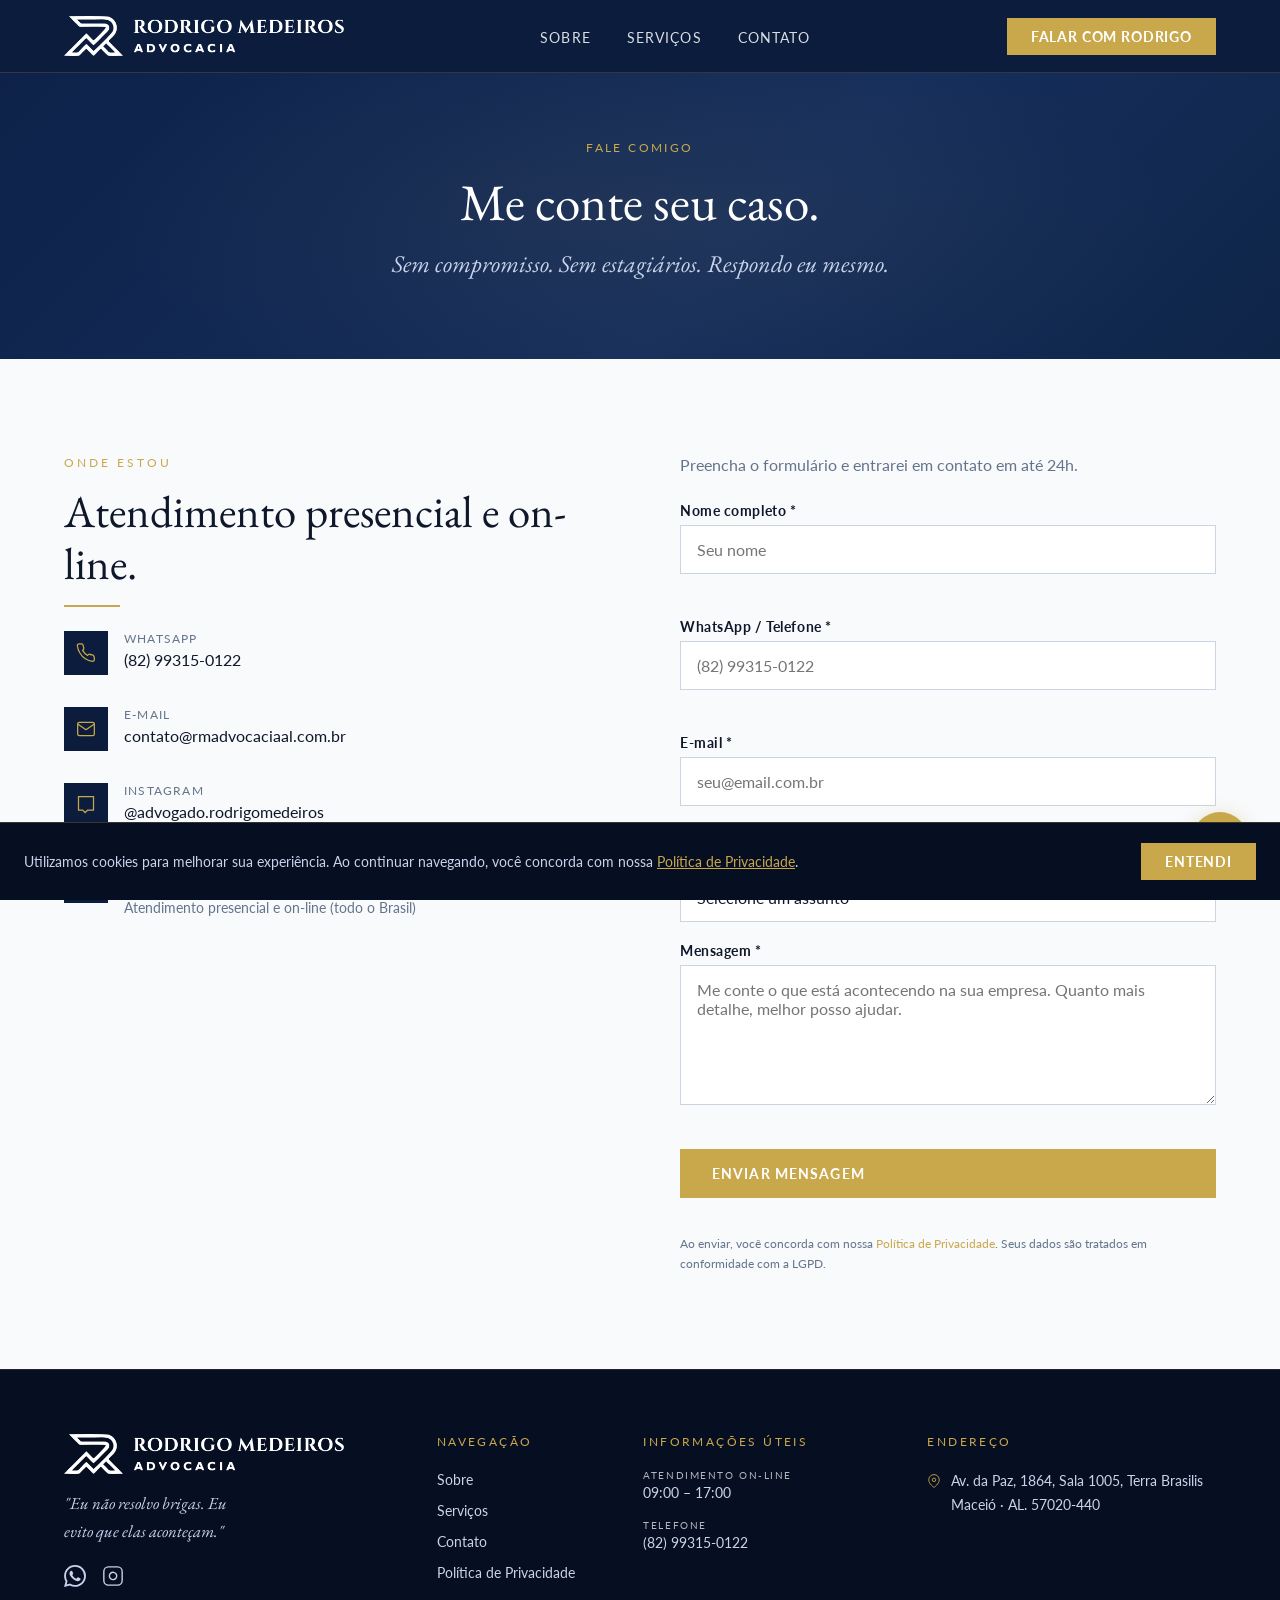
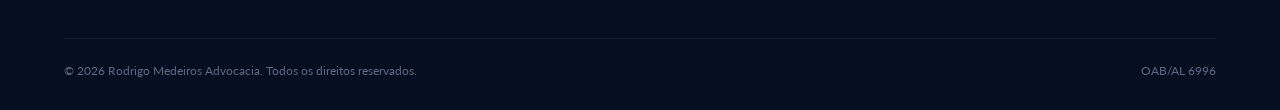
<file: contato/index.html>
<!DOCTYPE html>
<html lang="pt-BR">
<head>
  <meta charset="UTF-8">
  <meta name="viewport" content="width=device-width, initial-scale=1.0">
  <title>Fale com Rodrigo Medeiros | Advogado em Maceió/AL</title>
  <meta name="description" content="Entre em contato com Rodrigo Medeiros Advocacia em Maceió/AL. Atendimento direto, sem estagiários. WhatsApp, formulário ou Instagram.">
  <meta name="robots" content="index, follow">
  <link rel="canonical" href="https://rmadvocaciaal.com.br/contato/">
  <meta property="og:type" content="website">
  <meta property="og:url" content="https://rmadvocaciaal.com.br/contato/">
  <meta property="og:title" content="Fale com Rodrigo Medeiros | Advogado em Maceió/AL">
  <meta property="og:description" content="Fale diretamente com Rodrigo Medeiros, advogado especialista em Direito Societário e Planejamento Patrimonial em Maceió/AL. Sem estagiários, sem intermediários.">
  <meta property="og:image" content="https://rmadvocaciaal.com.br/assets/imagens/og-rodrigo-medeiros-advocacia.jpg">
  <meta property="og:image:width" content="1200">
  <meta property="og:image:height" content="630">
  <meta name="twitter:card" content="summary_large_image">
  <meta name="twitter:title" content="Fale com Rodrigo Medeiros | Advogado em Maceió/AL">
  <meta name="twitter:description" content="Atendimento direto, sem estagiários. WhatsApp, formulário ou Instagram. Direito Societário em Maceió/AL.">
  <meta name="twitter:image" content="https://rmadvocaciaal.com.br/assets/imagens/og-rodrigo-medeiros-advocacia.jpg">
  <!-- Fontes -->
  <link rel="preconnect" href="https://fonts.googleapis.com">
  <link rel="preconnect" href="https://fonts.gstatic.com" crossorigin>
  <link rel="stylesheet" href="https://fonts.googleapis.com/css2?family=EB+Garamond:ital,wght@0,400;0,500;0,600;0,700;1,400;1,500&family=Lato:wght@300;400;700&display=swap">

  <!-- Favicon e PWA -->
  <link rel="icon" type="image/png" href="../assets/imagens/favicon.png">
  <link rel="apple-touch-icon" href="../assets/imagens/apple-touch-icon.png">
  <link rel="manifest" href="../manifest.json">
  <meta name="theme-color" content="#0B1C3D">
  <meta name="apple-mobile-web-app-capable" content="yes">

  <!-- Google tag (gtag.js) -->
  <script async src="https://www.googletagmanager.com/gtag/js?id=G-XJ2L8GVQXQ"></script>
  <script>
    window.dataLayer = window.dataLayer || [];
    function gtag(){dataLayer.push(arguments);}
    gtag('js', new Date());

    gtag('config', 'G-XJ2L8GVQXQ');
  </script>

  <link rel="stylesheet" href="../css/style.css">

  <script type="application/ld+json">
  {
    "@context": "https://schema.org",
    "@type": "ContactPage",
    "name": "Contato — Rodrigo Medeiros Advocacia",
    "url": "https://rmadvocaciaal.com.br/contato/",
    "mainEntity": {
      "@type": "LegalService",
      "name": "Rodrigo Medeiros Advocacia",
      "telephone": "+5582993150122",
      "url": "https://rmadvocaciaal.com.br",
      "openingHours": "Mo-Fr 08:00-18:00",
      "areaServed": [
        { "@type": "City", "name": "Maceió" },
        { "@type": "State", "name": "Alagoas" }
      ],
      "address": {
        "@type": "PostalAddress",
        "streetAddress": "Av. da Paz, 1864, Sala 1005",
        "addressLocality": "Maceió",
        "addressRegion": "AL",
        "postalCode": "57020-440",
        "addressCountry": "BR"
      },
      "sameAs": ["https://www.instagram.com/advogado.rodrigomedeiros/"]
    }
  }
  </script>

  <!-- Schema: BreadcrumbList -->
  <script type="application/ld+json">
  {
    "@context": "https://schema.org",
    "@type": "BreadcrumbList",
    "itemListElement": [
      { "@type": "ListItem", "position": 1, "name": "Início", "item": "https://rmadvocaciaal.com.br/" },
      { "@type": "ListItem", "position": 2, "name": "Contato", "item": "https://rmadvocaciaal.com.br/contato/" }
    ]
  }
  </script>
</head>
<body>

  <a class="skip-link" href="#main-content">Ir para o conteúdo</a>

  <nav class="nav" id="nav" role="navigation" aria-label="Navegação principal">
    <div class="container">
      <div class="nav__inner">
        <a href="/" class="nav__logo" aria-label="Rodrigo Medeiros Advocacia — página inicial">
          <img src="../assets/imagens/logo-rodrigo-medeiros-advocacia.png" alt="Logo Rodrigo Medeiros Advocacia" width="160" height="40">
        </a>
        <ul class="nav__links" id="nav-links" role="list">
          <li><a href="/sobre/">Sobre</a></li>
          <li><a href="/servicos/">Serviços</a></li>
          <li><a href="/contato/" aria-current="page">Contato</a></li>
        </ul>
        <a href="/contato/" class="nav__cta">Falar com Rodrigo</a>
        <button class="nav__toggle" id="nav-toggle" aria-label="Abrir menu" aria-expanded="false" aria-controls="nav-links">
          <span></span><span></span><span></span>
        </button>
      </div>
    </div>
  </nav>

  <section class="page-hero" aria-label="Contato">
    <div class="container">
      <p class="page-hero__eyebrow fade-in">Fale comigo</p>
      <h1 class="page-hero__heading fade-in">Me conte seu caso.</h1>
      <p class="page-hero__sub fade-in">Sem compromisso. Sem estagiários. Respondo eu mesmo.</p>
    </div>
  </section>

  <section class="contact-section" aria-labelledby="contact-heading">
    <div class="container">
      <div class="contact-grid">

        <div class="contact-info fade-in">
          <p class="section-eyebrow">Onde estou</p>
          <h2 class="section-heading" id="contact-heading">Atendimento presencial e on-line.</h2>
          <div class="divider-gold"></div>

          <div class="contact-info__items">
            <div class="contact-info__item">
              <div class="contact-info__icon" aria-hidden="true">
                <svg width="20" height="20" viewBox="0 0 24 24" fill="none" stroke="currentColor" stroke-width="1.5">
                  <path d="M22 16.92v3a2 2 0 0 1-2.18 2 19.79 19.79 0 0 1-8.63-3.07A19.5 19.5 0 0 1 4.69 12a19.79 19.79 0 0 1-3.07-8.67A2 2 0 0 1 3.6 1.18h3a2 2 0 0 1 2 1.72c.127.96.361 1.903.7 2.81a2 2 0 0 1-.45 2.11L7.91 8.91a16 16 0 0 0 6 6l.91-.91a2 2 0 0 1 2.11-.45c.907.339 1.85.573 2.81.7a2 2 0 0 1 1.72 2.02z"/>
                </svg>
              </div>
              <div>
                <p class="contact-info__label">WhatsApp</p>
                <a href="https://wa.me/5582993150122?text=Ol%C3%A1%2C%20Rodrigo!%20Vi%20seu%20site%20e%20quero%20marcar%20uma%20conversa." class="contact-info__value" target="_blank" rel="noopener noreferrer">(82) 99315-0122</a>
              </div>
            </div>

            <div class="contact-info__item">
              <div class="contact-info__icon" aria-hidden="true">
                <svg width="20" height="20" viewBox="0 0 24 24" fill="none" stroke="currentColor" stroke-width="1.5">
                  <path d="M4 4h16c1.1 0 2 .9 2 2v12c0 1.1-.9 2-2 2H4c-1.1 0-2-.9-2-2V6c0-1.1.9-2 2-2z"/><polyline points="22,6 12,13 2,6"/>
                </svg>
              </div>
              <div>
                <p class="contact-info__label">E-mail</p>
                <a href="mailto:contato@rmadvocaciaal.com.br" class="contact-info__value">contato@rmadvocaciaal.com.br</a>
              </div>
            </div>

            <div class="contact-info__item">
              <div class="contact-info__icon" aria-hidden="true">
                <svg width="20" height="20" viewBox="0 0 24 24" fill="none" stroke="currentColor" stroke-width="1.5">
                  <path d="M21 2H3v16h5l3 3 3-3h7V2z"/>
                </svg>
              </div>
              <div>
                <p class="contact-info__label">Instagram</p>
                <a href="https://www.instagram.com/advogado.rodrigomedeiros/" class="contact-info__value" target="_blank" rel="noopener noreferrer">@advogado.rodrigomedeiros</a>
              </div>
            </div>

            <div class="contact-info__item">
              <div class="contact-info__icon" aria-hidden="true">
                <svg width="20" height="20" viewBox="0 0 24 24" fill="none" stroke="currentColor" stroke-width="1.5">
                  <path d="M21 10c0 7-9 13-9 13S3 17 3 10a9 9 0 0 1 18 0z"/><circle cx="12" cy="10" r="3"/>
                </svg>
              </div>
              <div>
                <p class="contact-info__label">Localização</p>
                <p class="contact-info__value">Maceió, Alagoas</p>
                <p style="font-size: 0.875rem; color: var(--texto-suave); margin-top: 2px;">Atendimento presencial e on-line (todo o Brasil)</p>
              </div>
            </div>
          </div>

          <div class="contact-map" aria-label="Mapa de localização — Maceió, AL">
            <iframe
              src="https://maps.google.com/maps?q=Av.+da+Paz+1864+Macei%C3%B3+AL+57020-440&z=17&output=embed"
              width="100%"
              height="240"
              style="border:0; border-radius: 4px;"
              allowfullscreen=""
              loading="lazy"
              referrerpolicy="no-referrer-when-downgrade"
              title="Localização de Rodrigo Medeiros Advocacia em Maceió, AL"
            ></iframe>
          </div>
        </div>

        <div class="contact-form-wrap fade-in">
          <form class="contact-form" id="contact-form" novalidate aria-label="Formulário de contato">
            <p class="contact-form__intro">Preencha o formulário e entrarei em contato em até 24h.</p>

            <div class="form-group">
              <label class="form-label" for="nome">Nome completo <span aria-hidden="true">*</span></label>
              <input
                class="form-input"
                type="text"
                id="nome"
                name="nome"
                placeholder="Seu nome"
                required
                autocomplete="name"
                aria-required="true"
              >
              <p class="form-error" id="nome-error" role="alert" aria-live="polite"></p>
            </div>

            <div class="form-group">
              <label class="form-label" for="telefone">WhatsApp / Telefone <span aria-hidden="true">*</span></label>
              <input
                class="form-input"
                type="tel"
                id="telefone"
                name="telefone"
                placeholder="(82) 99315-0122"
                required
                autocomplete="tel"
                aria-required="true"
                inputmode="tel"
              >
              <p class="form-error" id="telefone-error" role="alert" aria-live="polite"></p>
            </div>

            <div class="form-group">
              <label class="form-label" for="email">E-mail <span aria-hidden="true">*</span></label>
              <input
                class="form-input"
                type="email"
                id="email"
                name="email"
                placeholder="seu@email.com.br"
                required
                autocomplete="email"
                aria-required="true"
                inputmode="email"
              >
              <p class="form-error" id="email-error" role="alert" aria-live="polite"></p>
            </div>

            <div class="form-group">
              <label class="form-label" for="assunto">Assunto</label>
              <select class="form-input form-select" id="assunto" name="assunto" autocomplete="off">
                <option value="" disabled selected>Selecione um assunto</option>
                <option value="societaria">Estruturação Societária</option>
                <option value="holding">Holding Familiar</option>
                <option value="vesting">Vesting</option>
                <option value="outro">Outro assunto</option>
              </select>
            </div>

            <div class="form-group">
              <label class="form-label" for="mensagem">Mensagem <span aria-hidden="true">*</span></label>
              <textarea
                class="form-input form-textarea"
                id="mensagem"
                name="mensagem"
                rows="5"
                placeholder="Me conte o que está acontecendo na sua empresa. Quanto mais detalhe, melhor posso ajudar."
                required
                aria-required="true"
              ></textarea>
              <p class="form-error" id="mensagem-error" role="alert" aria-live="polite"></p>
            </div>

            <button class="btn-primary form-submit" type="submit" id="form-submit">
              <span class="form-submit__text">Enviar mensagem</span>
              <span class="form-submit__loading" aria-hidden="true" style="display:none;">
                <svg width="16" height="16" viewBox="0 0 24 24" fill="none" stroke="currentColor" stroke-width="2"><path d="M12 2v4M12 18v4M4.93 4.93l2.83 2.83M16.24 16.24l2.83 2.83M2 12h4M18 12h4M4.93 19.07l2.83-2.83M16.24 7.76l2.83-2.83"/></svg>
                Enviando…
              </span>
            </button>

            <div class="form-success" id="form-success" role="status" aria-live="polite" style="display:none;">
              <svg width="40" height="40" viewBox="0 0 24 24" fill="none" stroke="currentColor" stroke-width="1.5" aria-hidden="true" style="color:var(--dourado);flex-shrink:0;"><path d="M22 11.08V12a10 10 0 1 1-5.93-9.14"/><polyline points="22 4 12 14.01 9 11.01"/></svg>
              <p style="font-family:var(--f-serif);font-size:1.25rem;font-weight:600;color:var(--azul);margin:12px 0 4px;">Mensagem enviada com sucesso!</p>
              <p style="font-size:0.9rem;color:var(--texto-suave);margin-bottom:20px;">Em breve entraremos em contato.</p>
              <button type="button" id="form-reset-btn" class="btn-primary" style="font-size:0.85rem;padding:10px 24px;">Enviar nova mensagem</button>
            </div>

            <p style="font-size: 0.75rem; color: var(--texto-suave); margin-top: 16px; line-height: 1.6;">
              Ao enviar, você concorda com nossa <a href="/privacidade/" style="color: var(--dourado);">Política de Privacidade</a>. Seus dados são tratados em conformidade com a LGPD.
            </p>
          </form>
        </div>

      </div>
    </div>
  </section>

  <footer class="footer" role="contentinfo">
    <div class="container">
      <div class="footer__inner">
        <div>
          <a href="/" class="footer__logo">
            <img src="../assets/imagens/logo-rodrigo-medeiros-advocacia.png" alt="Rodrigo Medeiros Advocacia" width="140" height="36">
          </a>
          <p class="footer__tagline">"Eu não resolvo brigas. Eu evito que elas aconteçam."</p>
          <div class="footer__social">
            <a href="https://wa.me/5582993150122?text=Ol%C3%A1%2C%20Rodrigo!%20Vi%20seu%20site%20e%20quero%20marcar%20uma%20conversa." target="_blank" rel="noopener noreferrer" aria-label="WhatsApp">
              <svg width="20" height="20" viewBox="0 0 24 24" fill="currentColor" aria-hidden="true"><path d="M17.472 14.382c-.297-.149-1.758-.867-2.03-.967-.273-.099-.471-.148-.67.15-.197.297-.767.966-.94 1.164-.173.199-.347.223-.644.075-.297-.15-1.255-.463-2.39-1.475-.883-.788-1.48-1.761-1.653-2.059-.173-.297-.018-.458.13-.606.134-.133.298-.347.446-.52.149-.174.198-.298.298-.497.099-.198.05-.371-.025-.52-.075-.149-.669-1.612-.916-2.207-.242-.579-.487-.5-.669-.51-.173-.008-.371-.01-.57-.01-.198 0-.52.074-.792.372-.272.297-1.04 1.016-1.04 2.479 0 1.462 1.065 2.875 1.213 3.074.149.198 2.096 3.2 5.077 4.487.709.306 1.262.489 1.694.625.712.227 1.36.195 1.871.118.571-.085 1.758-.719 2.006-1.413.248-.694.248-1.289.173-1.413-.074-.124-.272-.198-.57-.347m-5.421 7.403h-.004a9.87 9.87 0 0 1-5.031-1.378l-.361-.214-3.741.982.998-3.648-.235-.374a9.86 9.86 0 0 1-1.51-5.26c.001-5.45 4.436-9.884 9.888-9.884 2.64 0 5.122 1.03 6.988 2.898a9.825 9.825 0 0 1 2.893 6.994c-.003 5.45-4.437 9.884-9.885 9.884m8.413-18.297A11.815 11.815 0 0 0 12.05 0C5.495 0 .16 5.335.157 11.892c0 2.096.547 4.142 1.588 5.945L.057 24l6.305-1.654a11.882 11.882 0 0 0 5.683 1.448h.005c6.554 0 11.89-5.335 11.893-11.893a11.821 11.821 0 0 0-3.48-8.413Z"/></svg>
            </a>
            <a href="https://www.instagram.com/advogado.rodrigomedeiros/" target="_blank" rel="noopener noreferrer" aria-label="Instagram">
              <svg width="20" height="20" viewBox="0 0 24 24" fill="none" stroke="currentColor" stroke-width="1.5" aria-hidden="true"><rect x="2" y="2" width="20" height="20" rx="5"/><path d="M16 11.37A4 4 0 1 1 12.63 8 4 4 0 0 1 16 11.37z"/><line x1="17.5" y1="6.5" x2="17.51" y2="6.5"/></svg>
            </a>
          </div>
        </div>
        <div>
          <p class="footer__heading">Navegação</p>
          <ul class="footer__links" role="list">
            <li><a href="/sobre/">Sobre</a></li>
            <li><a href="/servicos/">Serviços</a></li>
            <li><a href="/contato/">Contato</a></li>
            <li><a href="/privacidade/">Política de Privacidade</a></li>
          </ul>
        </div>
        <div>
          <p class="footer__heading">Informações úteis</p>
          <div class="footer__info">
            <div class="footer__info-item">
              <span class="footer__info-label">Atendimento on-line</span>
              <span class="footer__info-value">09:00 – 17:00</span>
            </div>
            <div class="footer__info-item">
              <span class="footer__info-label">Telefone</span>
              <a href="tel:+5582993150122" class="footer__info-value">(82) 99315-0122</a>
            </div>
          </div>
        </div>
        <div>
          <p class="footer__heading">Endereço</p>
          <div class="footer__address-wrap">
            <svg class="footer__address-icon" width="14" height="14" viewBox="0 0 24 24" fill="none" stroke="currentColor" stroke-width="1.5" aria-hidden="true"><path d="M21 10c0 7-9 13-9 13S3 17 3 10a9 9 0 0 1 18 0z"/><circle cx="12" cy="10" r="3"/></svg>
            <address class="footer__address">
              Av. da Paz, 1864, Sala 1005, Terra Brasilis<br>
              Maceió · AL. 57020-440
            </address>
          </div>
        </div>
      </div>
      <div class="footer__bottom">
        <p class="footer__copy">© 2026 Rodrigo Medeiros Advocacia. Todos os direitos reservados.</p>
        <p class="footer__oab">OAB/AL 6996</p>
      </div>
    </div>
  </footer>

  <a href="https://wa.me/5582993150122?text=Ol%C3%A1%2C%20Rodrigo!%20Vi%20seu%20site%20e%20quero%20marcar%20uma%20conversa." class="whatsapp-float" target="_blank" rel="noopener noreferrer" aria-label="Falar no WhatsApp">
    <svg viewBox="0 0 24 24" aria-hidden="true"><path d="M17.472 14.382c-.297-.149-1.758-.867-2.03-.967-.273-.099-.471-.148-.67.15-.197.297-.767.966-.94 1.164-.173.199-.347.223-.644.075-.297-.15-1.255-.463-2.39-1.475-.883-.788-1.48-1.761-1.653-2.059-.173-.297-.018-.458.13-.606.134-.133.298-.347.446-.52.149-.174.198-.298.298-.497.099-.198.05-.371-.025-.52-.075-.149-.669-1.612-.916-2.207-.242-.579-.487-.5-.669-.51-.173-.008-.371-.01-.57-.01-.198 0-.52.074-.792.372-.272.297-1.04 1.016-1.04 2.479 0 1.462 1.065 2.875 1.213 3.074.149.198 2.096 3.2 5.077 4.487.709.306 1.262.489 1.694.625.712.227 1.36.195 1.871.118.571-.085 1.758-.719 2.006-1.413.248-.694.248-1.289.173-1.413-.074-.124-.272-.198-.57-.347m-5.421 7.403h-.004a9.87 9.87 0 0 1-5.031-1.378l-.361-.214-3.741.982.998-3.648-.235-.374a9.86 9.86 0 0 1-1.51-5.26c.001-5.45 4.436-9.884 9.888-9.884 2.64 0 5.122 1.03 6.988 2.898a9.825 9.825 0 0 1 2.893 6.994c-.003 5.45-4.437 9.884-9.885 9.884m8.413-18.297A11.815 11.815 0 0 0 12.05 0C5.495 0 .16 5.335.157 11.892c0 2.096.547 4.142 1.588 5.945L.057 24l6.305-1.654a11.882 11.882 0 0 0 5.683 1.448h.005c6.554 0 11.89-5.335 11.893-11.893a11.821 11.821 0 0 0-3.48-8.413Z"/></svg>
  </a>

  <div class="cookie-banner" id="cookie-banner" role="alert" aria-live="polite">
    <p>Utilizamos cookies para melhorar sua experiência. Ao continuar navegando, você concorda com nossa <a href="/privacidade/">Política de Privacidade</a>.</p>
    <button class="cookie-btn" id="cookie-accept">Entendi</button>
  </div>

  <script src="../js/main.js" defer></script>
</body>
</html>
</file>
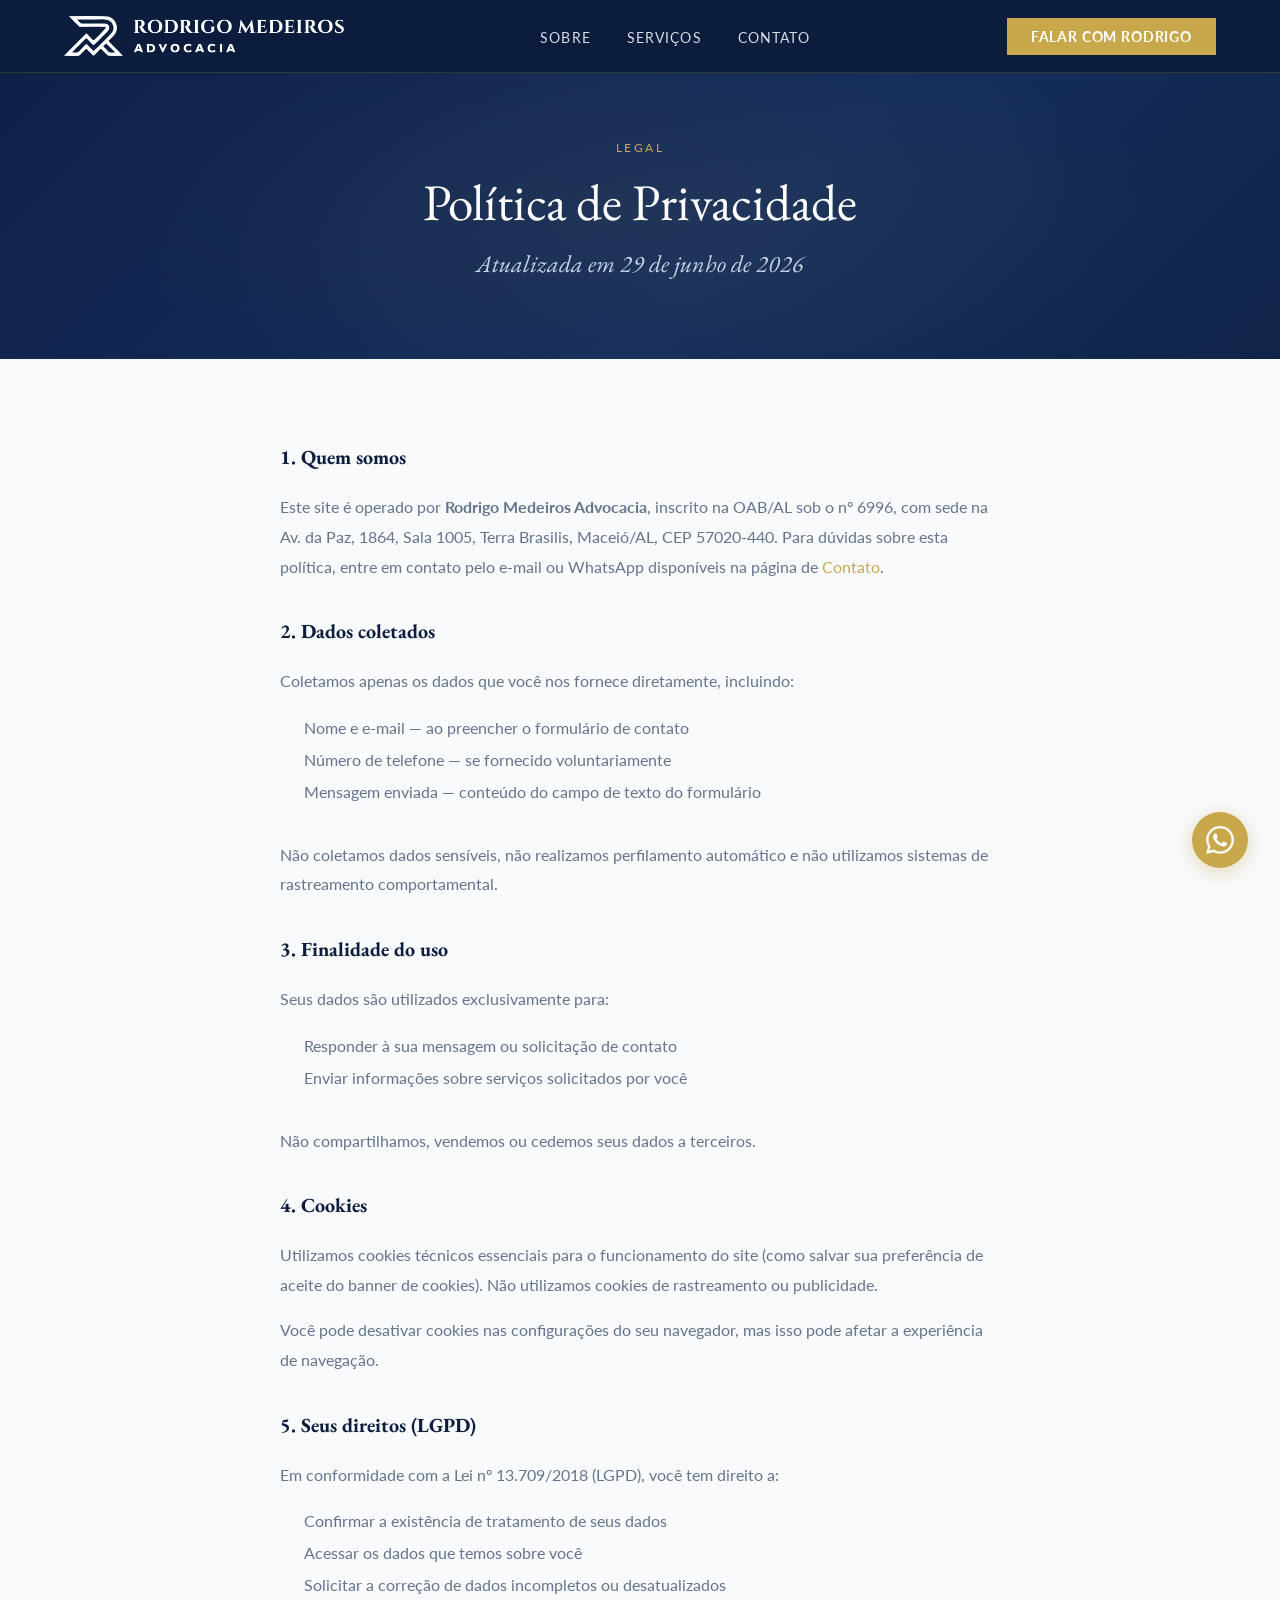
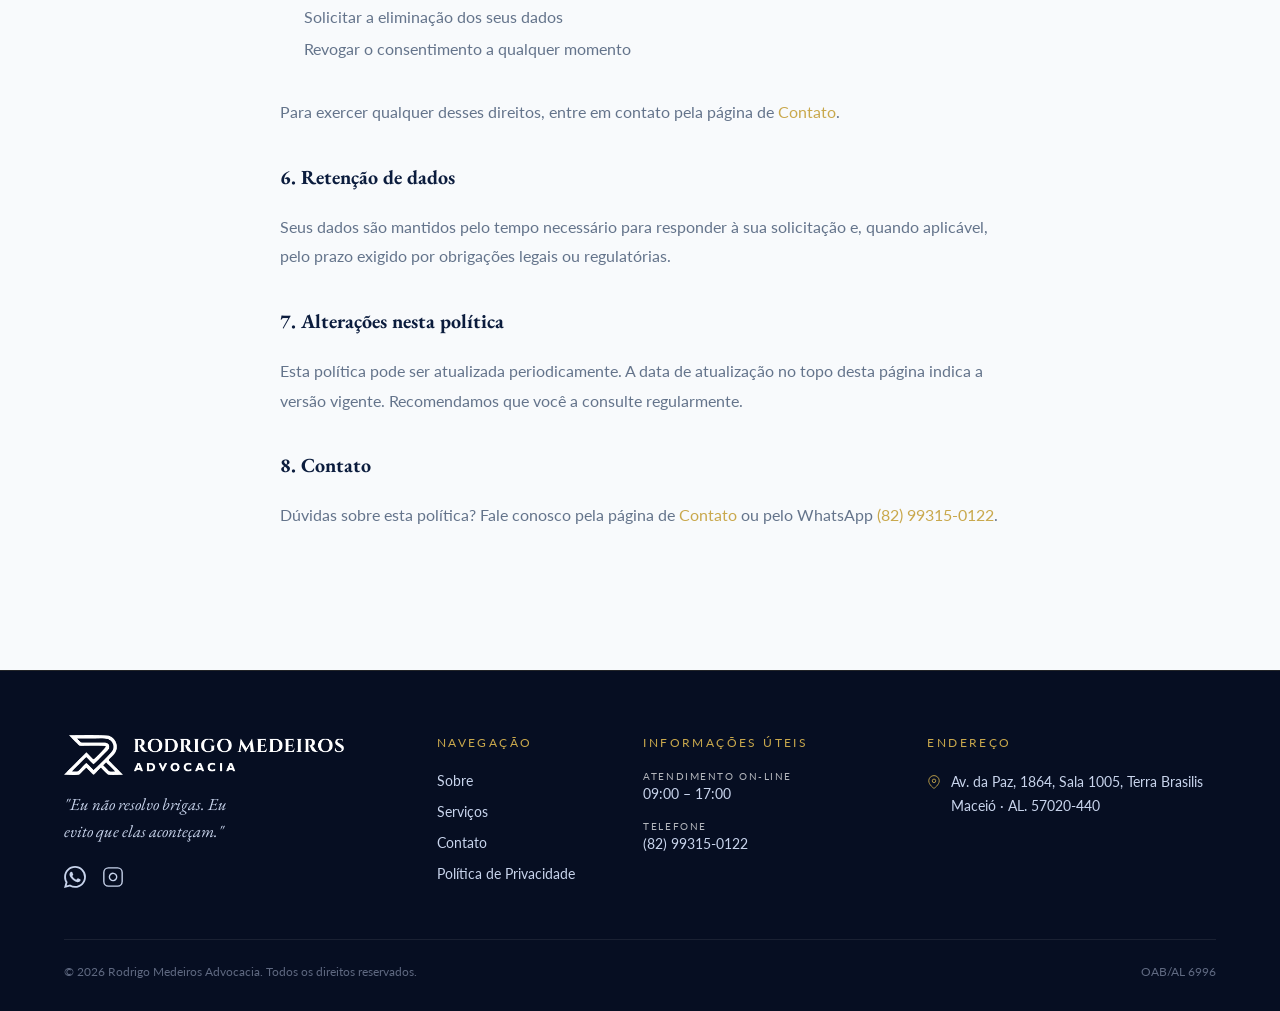
<file: privacidade/index.html>
<!DOCTYPE html>
<html lang="pt-BR">
<head>
  <meta charset="UTF-8">
  <meta name="viewport" content="width=device-width, initial-scale=1.0">
  <title>Política de Privacidade | Rodrigo Medeiros Advocacia</title>
  <meta name="description" content="Política de Privacidade e uso de cookies do site Rodrigo Medeiros Advocacia, em conformidade com a LGPD (Lei nº 13.709/2018).">
  <meta name="robots" content="noindex, follow">
  <link rel="canonical" href="https://rmadvocaciaal.com.br/privacidade/">

  <link rel="preconnect" href="https://fonts.googleapis.com">
  <link rel="preconnect" href="https://fonts.gstatic.com" crossorigin>
  <link rel="stylesheet" href="https://fonts.googleapis.com/css2?family=EB+Garamond:ital,wght@0,400;0,500;0,600;0,700;1,400;1,500&family=Lato:wght@300;400;700&display=swap">

  <link rel="icon" type="image/png" href="../assets/imagens/favicon.png">
  <link rel="apple-touch-icon" href="../assets/imagens/apple-touch-icon.png">
  <link rel="manifest" href="../manifest.json">
  <meta name="theme-color" content="#0B1C3D">
  <meta name="apple-mobile-web-app-capable" content="yes">

  <!-- Google tag (gtag.js) -->
  <script async src="https://www.googletagmanager.com/gtag/js?id=G-XJ2L8GVQXQ"></script>
  <script>
    window.dataLayer = window.dataLayer || [];
    function gtag(){dataLayer.push(arguments);}
    gtag('js', new Date());

    gtag('config', 'G-XJ2L8GVQXQ');
  </script>

  <link rel="stylesheet" href="../css/style.css">
</head>
<body>

  <a class="skip-link" href="#main-content">Ir para o conteúdo</a>

  <nav class="nav" id="nav" role="navigation" aria-label="Navegação principal">
    <div class="container">
      <div class="nav__inner">
        <a href="/" class="nav__logo" aria-label="Rodrigo Medeiros Advocacia — página inicial">
          <img src="../assets/imagens/logo-rodrigo-medeiros-advocacia.png" alt="Logo Rodrigo Medeiros Advocacia" width="160" height="40">
        </a>
        <ul class="nav__links" id="nav-links" role="list">
          <li><a href="/sobre/">Sobre</a></li>
          <li><a href="/servicos/">Serviços</a></li>
          <li><a href="/contato/">Contato</a></li>
        </ul>
        <a href="/contato/" class="nav__cta">Falar com Rodrigo</a>
        <button class="nav__toggle" id="nav-toggle" aria-label="Abrir menu" aria-expanded="false" aria-controls="nav-links">
          <span></span><span></span><span></span>
        </button>
      </div>
    </div>
  </nav>

  <section class="page-hero" aria-label="Política de Privacidade">
    <div class="container">
      <p class="page-hero__eyebrow fade-in">Legal</p>
      <h1 class="page-hero__heading fade-in">Política de Privacidade</h1>
      <p class="page-hero__sub fade-in">Atualizada em 29 de junho de 2026</p>
    </div>
  </section>

  <main id="main-content">
    <section style="padding: 80px 0 120px;">
      <div class="container">
        <div style="max-width: 720px; margin: 0 auto;">

          <div class="about-bio__text" style="line-height: 1.85;">

            <h2 style="font-family: var(--f-serif); font-size: var(--s4); color: var(--azul); margin: 0 0 16px;">1. Quem somos</h2>
            <p style="margin-bottom: 32px;">Este site é operado por <strong>Rodrigo Medeiros Advocacia</strong>, inscrito na OAB/AL sob o nº 6996, com sede na Av. da Paz, 1864, Sala 1005, Terra Brasilis, Maceió/AL, CEP 57020-440. Para dúvidas sobre esta política, entre em contato pelo e-mail ou WhatsApp disponíveis na página de <a href="/contato/" style="color: var(--dourado);">Contato</a>.</p>

            <h2 style="font-family: var(--f-serif); font-size: var(--s4); color: var(--azul); margin: 0 0 16px;">2. Dados coletados</h2>
            <p style="margin-bottom: 16px;">Coletamos apenas os dados que você nos fornece diretamente, incluindo:</p>
            <ul style="padding-left: 24px; margin-bottom: 32px; line-height: 2;">
              <li>Nome e e-mail — ao preencher o formulário de contato</li>
              <li>Número de telefone — se fornecido voluntariamente</li>
              <li>Mensagem enviada — conteúdo do campo de texto do formulário</li>
            </ul>
            <p style="margin-bottom: 32px;">Não coletamos dados sensíveis, não realizamos perfilamento automático e não utilizamos sistemas de rastreamento comportamental.</p>

            <h2 style="font-family: var(--f-serif); font-size: var(--s4); color: var(--azul); margin: 0 0 16px;">3. Finalidade do uso</h2>
            <p style="margin-bottom: 16px;">Seus dados são utilizados exclusivamente para:</p>
            <ul style="padding-left: 24px; margin-bottom: 32px; line-height: 2;">
              <li>Responder à sua mensagem ou solicitação de contato</li>
              <li>Enviar informações sobre serviços solicitados por você</li>
            </ul>
            <p style="margin-bottom: 32px;">Não compartilhamos, vendemos ou cedemos seus dados a terceiros.</p>

            <h2 style="font-family: var(--f-serif); font-size: var(--s4); color: var(--azul); margin: 0 0 16px;">4. Cookies</h2>
            <p style="margin-bottom: 16px;">Utilizamos cookies técnicos essenciais para o funcionamento do site (como salvar sua preferência de aceite do banner de cookies). Não utilizamos cookies de rastreamento ou publicidade.</p>
            <p style="margin-bottom: 32px;">Você pode desativar cookies nas configurações do seu navegador, mas isso pode afetar a experiência de navegação.</p>

            <h2 style="font-family: var(--f-serif); font-size: var(--s4); color: var(--azul); margin: 0 0 16px;">5. Seus direitos (LGPD)</h2>
            <p style="margin-bottom: 16px;">Em conformidade com a Lei nº 13.709/2018 (LGPD), você tem direito a:</p>
            <ul style="padding-left: 24px; margin-bottom: 32px; line-height: 2;">
              <li>Confirmar a existência de tratamento de seus dados</li>
              <li>Acessar os dados que temos sobre você</li>
              <li>Solicitar a correção de dados incompletos ou desatualizados</li>
              <li>Solicitar a eliminação dos seus dados</li>
              <li>Revogar o consentimento a qualquer momento</li>
            </ul>
            <p style="margin-bottom: 32px;">Para exercer qualquer desses direitos, entre em contato pela página de <a href="/contato/" style="color: var(--dourado);">Contato</a>.</p>

            <h2 style="font-family: var(--f-serif); font-size: var(--s4); color: var(--azul); margin: 0 0 16px;">6. Retenção de dados</h2>
            <p style="margin-bottom: 32px;">Seus dados são mantidos pelo tempo necessário para responder à sua solicitação e, quando aplicável, pelo prazo exigido por obrigações legais ou regulatórias.</p>

            <h2 style="font-family: var(--f-serif); font-size: var(--s4); color: var(--azul); margin: 0 0 16px;">7. Alterações nesta política</h2>
            <p style="margin-bottom: 32px;">Esta política pode ser atualizada periodicamente. A data de atualização no topo desta página indica a versão vigente. Recomendamos que você a consulte regularmente.</p>

            <h2 style="font-family: var(--f-serif); font-size: var(--s4); color: var(--azul); margin: 0 0 16px;">8. Contato</h2>
            <p style="margin-bottom: 0;">Dúvidas sobre esta política? Fale conosco pela página de <a href="/contato/" style="color: var(--dourado);">Contato</a> ou pelo WhatsApp <a href="https://wa.me/5582993150122?text=Ol%C3%A1%2C%20Rodrigo!%20Vi%20seu%20site%20e%20quero%20marcar%20uma%20conversa." target="_blank" rel="noopener noreferrer" style="color: var(--dourado);">(82) 99315-0122</a>.</p>

          </div>
        </div>
      </div>
    </section>
  </main>

  <footer class="footer" role="contentinfo">
    <div class="container">
      <div class="footer__inner">
        <div>
          <a href="/" class="footer__logo">
            <img src="../assets/imagens/logo-rodrigo-medeiros-advocacia.png" alt="Rodrigo Medeiros Advocacia" width="140" height="36">
          </a>
          <p class="footer__tagline">"Eu não resolvo brigas. Eu evito que elas aconteçam."</p>
          <div class="footer__social">
            <a href="https://wa.me/5582993150122?text=Ol%C3%A1%2C%20Rodrigo!%20Vi%20seu%20site%20e%20quero%20marcar%20uma%20conversa." target="_blank" rel="noopener noreferrer" aria-label="WhatsApp">
              <svg width="20" height="20" viewBox="0 0 24 24" fill="currentColor" aria-hidden="true"><path d="M17.472 14.382c-.297-.149-1.758-.867-2.03-.967-.273-.099-.471-.148-.67.15-.197.297-.767.966-.94 1.164-.173.199-.347.223-.644.075-.297-.15-1.255-.463-2.39-1.475-.883-.788-1.48-1.761-1.653-2.059-.173-.297-.018-.458.13-.606.134-.133.298-.347.446-.52.149-.174.198-.298.298-.497.099-.198.05-.371-.025-.52-.075-.149-.669-1.612-.916-2.207-.242-.579-.487-.5-.669-.51-.173-.008-.371-.01-.57-.01-.198 0-.52.074-.792.372-.272.297-1.04 1.016-1.04 2.479 0 1.462 1.065 2.875 1.213 3.074.149.198 2.096 3.2 5.077 4.487.709.306 1.262.489 1.694.625.712.227 1.36.195 1.871.118.571-.085 1.758-.719 2.006-1.413.248-.694.248-1.289.173-1.413-.074-.124-.272-.198-.57-.347m-5.421 7.403h-.004a9.87 9.87 0 0 1-5.031-1.378l-.361-.214-3.741.982.998-3.648-.235-.374a9.86 9.86 0 0 1-1.51-5.26c.001-5.45 4.436-9.884 9.888-9.884 2.64 0 5.122 1.03 6.988 2.898a9.825 9.825 0 0 1 2.893 6.994c-.003 5.45-4.437 9.884-9.885 9.884m8.413-18.297A11.815 11.815 0 0 0 12.05 0C5.495 0 .16 5.335.157 11.892c0 2.096.547 4.142 1.588 5.945L.057 24l6.305-1.654a11.882 11.882 0 0 0 5.683 1.448h.005c6.554 0 11.89-5.335 11.893-11.893a11.821 11.821 0 0 0-3.48-8.413Z"/></svg>
            </a>
            <a href="https://www.instagram.com/advogado.rodrigomedeiros/" target="_blank" rel="noopener noreferrer" aria-label="Instagram">
              <svg width="20" height="20" viewBox="0 0 24 24" fill="none" stroke="currentColor" stroke-width="1.5" aria-hidden="true"><rect x="2" y="2" width="20" height="20" rx="5"/><path d="M16 11.37A4 4 0 1 1 12.63 8 4 4 0 0 1 16 11.37z"/><line x1="17.5" y1="6.5" x2="17.51" y2="6.5"/></svg>
            </a>
          </div>
        </div>
        <div>
          <p class="footer__heading">Navegação</p>
          <ul class="footer__links" role="list">
            <li><a href="/sobre/">Sobre</a></li>
            <li><a href="/servicos/">Serviços</a></li>
            <li><a href="/contato/">Contato</a></li>
            <li><a href="/privacidade/">Política de Privacidade</a></li>
          </ul>
        </div>
        <div>
          <p class="footer__heading">Informações úteis</p>
          <div class="footer__info">
            <div class="footer__info-item">
              <span class="footer__info-label">Atendimento on-line</span>
              <span class="footer__info-value">09:00 – 17:00</span>
            </div>
            <div class="footer__info-item">
              <span class="footer__info-label">Telefone</span>
              <a href="tel:+5582993150122" class="footer__info-value">(82) 99315-0122</a>
            </div>
          </div>
        </div>
        <div>
          <p class="footer__heading">Endereço</p>
          <div class="footer__address-wrap">
            <svg class="footer__address-icon" width="14" height="14" viewBox="0 0 24 24" fill="none" stroke="currentColor" stroke-width="1.5" aria-hidden="true"><path d="M21 10c0 7-9 13-9 13S3 17 3 10a9 9 0 0 1 18 0z"/><circle cx="12" cy="10" r="3"/></svg>
            <address class="footer__address">
              Av. da Paz, 1864, Sala 1005, Terra Brasilis<br>
              Maceió · AL. 57020-440
            </address>
          </div>
        </div>
      </div>
      <div class="footer__bottom">
        <p class="footer__copy">© 2026 Rodrigo Medeiros Advocacia. Todos os direitos reservados.</p>
        <p class="footer__oab">OAB/AL 6996</p>
      </div>
    </div>
  </footer>

  <a href="https://wa.me/5582993150122?text=Ol%C3%A1%2C%20Rodrigo!%20Vi%20seu%20site%20e%20quero%20marcar%20uma%20conversa." class="whatsapp-float" target="_blank" rel="noopener noreferrer" aria-label="Falar no WhatsApp">
    <svg viewBox="0 0 24 24" aria-hidden="true"><path d="M17.472 14.382c-.297-.149-1.758-.867-2.03-.967-.273-.099-.471-.148-.67.15-.197.297-.767.966-.94 1.164-.173.199-.347.223-.644.075-.297-.15-1.255-.463-2.39-1.475-.883-.788-1.48-1.761-1.653-2.059-.173-.297-.018-.458.13-.606.134-.133.298-.347.446-.52.149-.174.198-.298.298-.497.099-.198.05-.371-.025-.52-.075-.149-.669-1.612-.916-2.207-.242-.579-.487-.5-.669-.51-.173-.008-.371-.01-.57-.01-.198 0-.52.074-.792.372-.272.297-1.04 1.016-1.04 2.479 0 1.462 1.065 2.875 1.213 3.074.149.198 2.096 3.2 5.077 4.487.709.306 1.262.489 1.694.625.712.227 1.36.195 1.871.118.571-.085 1.758-.719 2.006-1.413.248-.694.248-1.289.173-1.413-.074-.124-.272-.198-.57-.347m-5.421 7.403h-.004a9.87 9.87 0 0 1-5.031-1.378l-.361-.214-3.741.982.998-3.648-.235-.374a9.86 9.86 0 0 1-1.51-5.26c.001-5.45 4.436-9.884 9.888-9.884 2.64 0 5.122 1.03 6.988 2.898a9.825 9.825 0 0 1 2.893 6.994c-.003 5.45-4.437 9.884-9.885 9.884m8.413-18.297A11.815 11.815 0 0 0 12.05 0C5.495 0 .16 5.335.157 11.892c0 2.096.547 4.142 1.588 5.945L.057 24l6.305-1.654a11.882 11.882 0 0 0 5.683 1.448h.005c6.554 0 11.89-5.335 11.893-11.893a11.821 11.821 0 0 0-3.48-8.413Z"/></svg>
  </a>

  <script src="../js/main.js" defer></script>
</body>
</html>
</file>
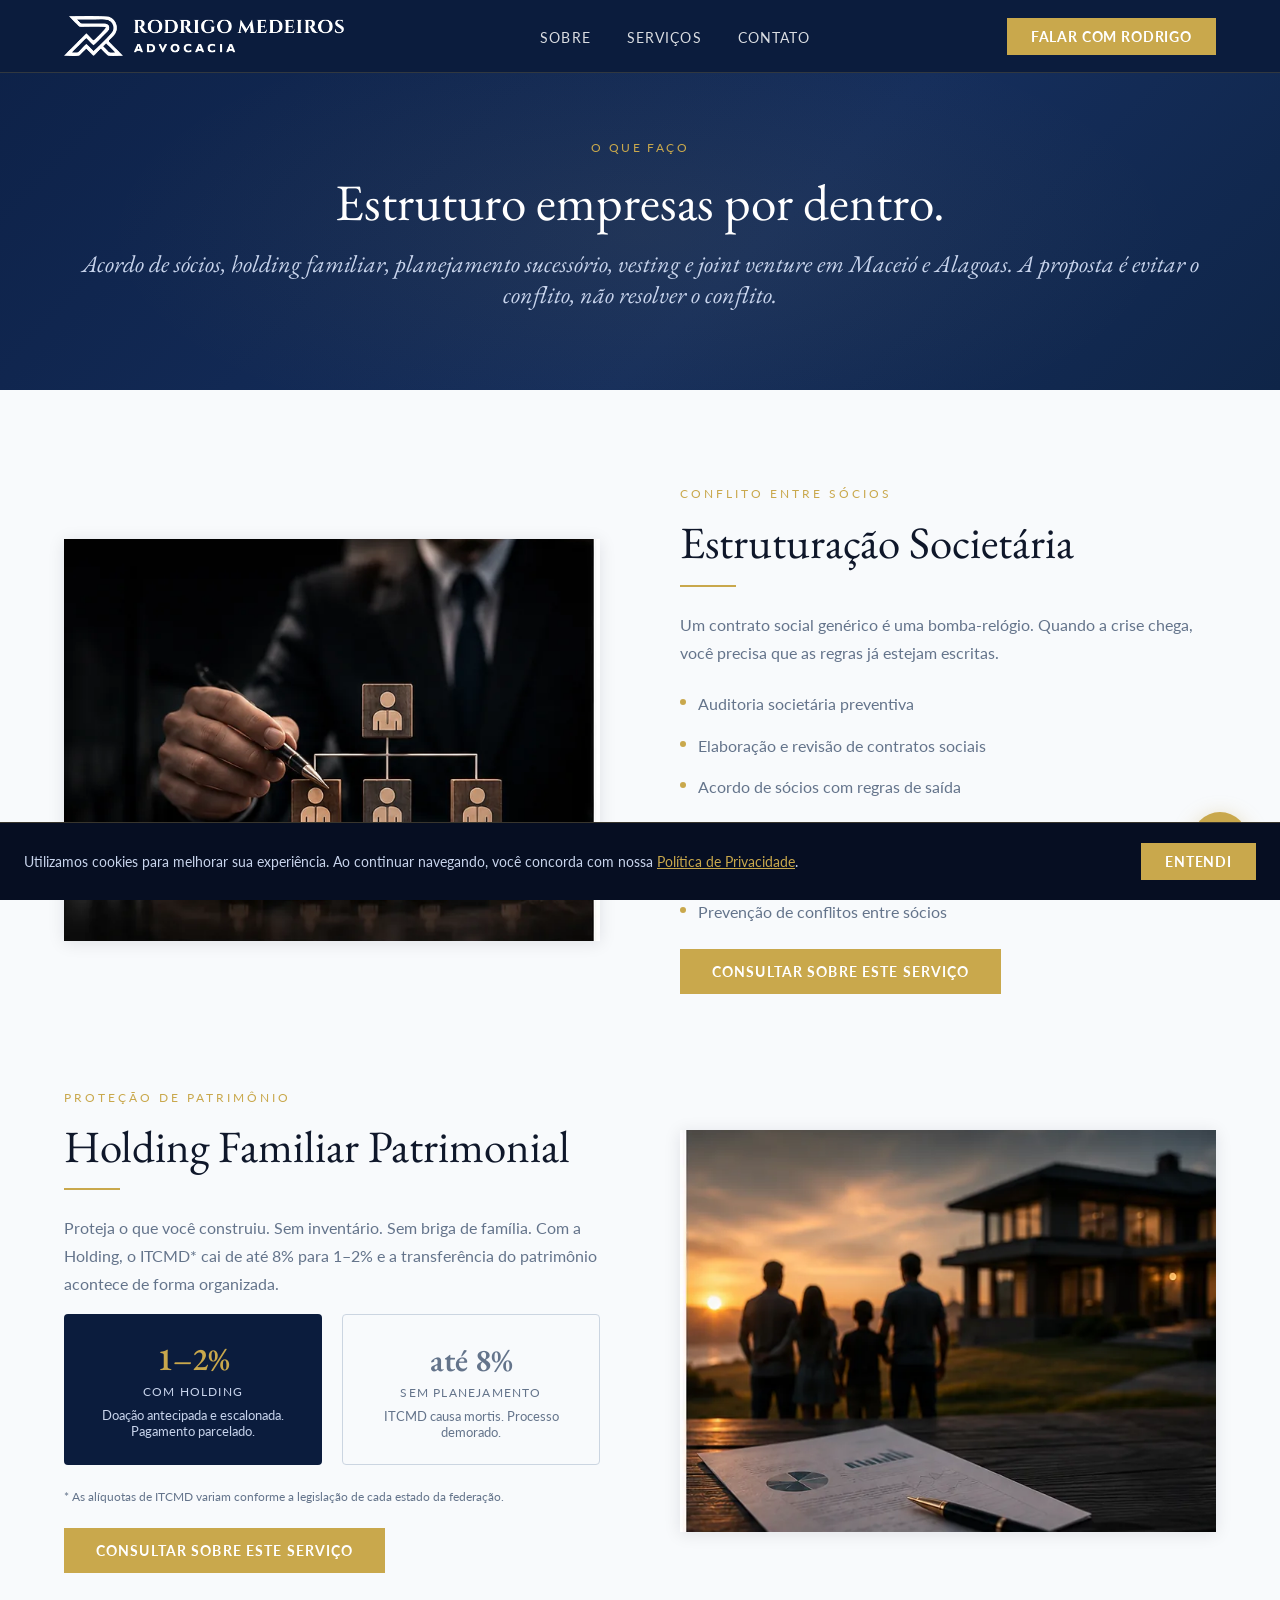
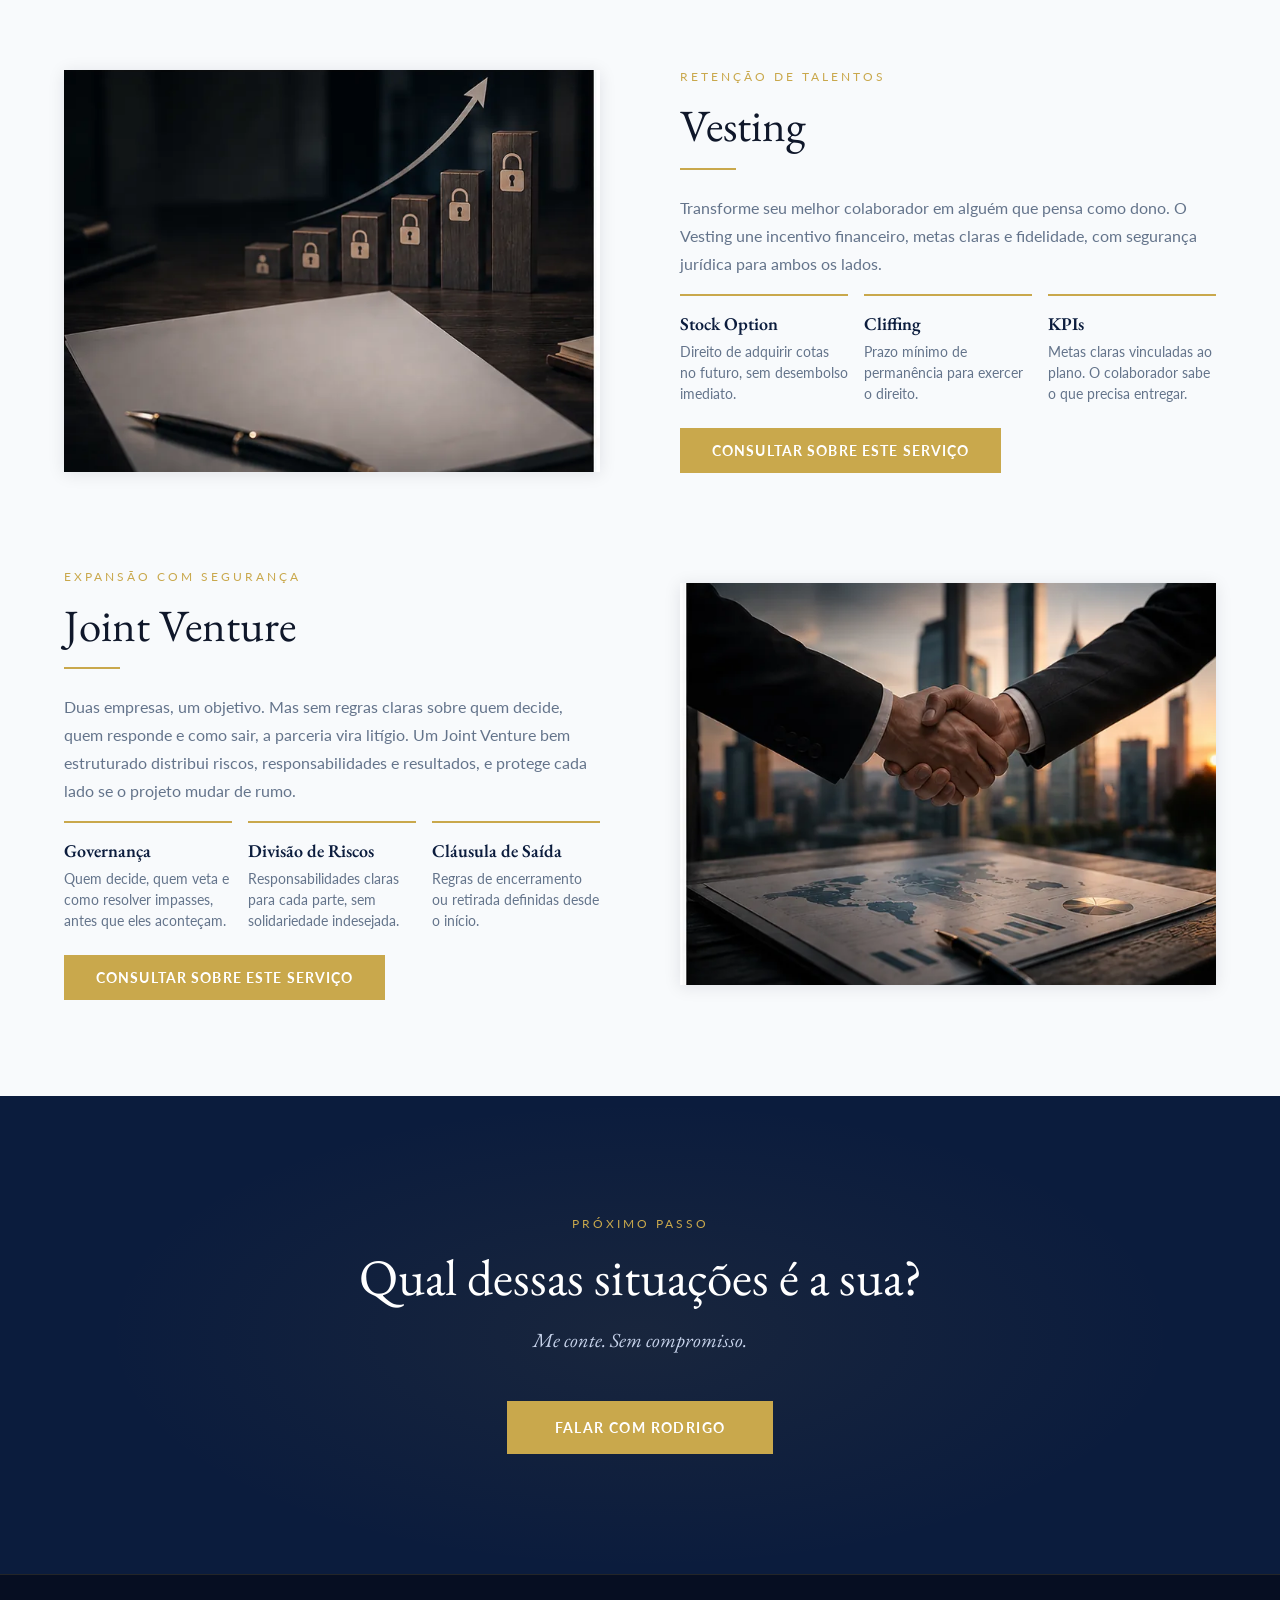
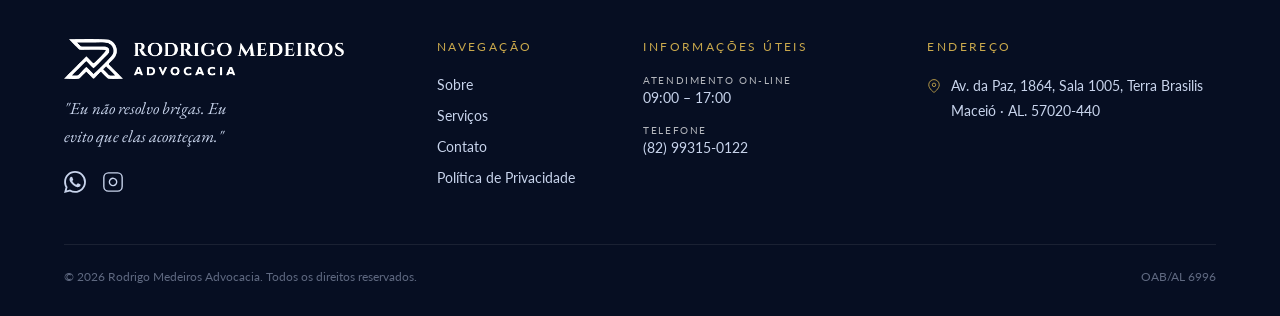
<file: servicos/index.html>
<!DOCTYPE html>
<html lang="pt-BR">
<head>
  <meta charset="UTF-8">
  <meta name="viewport" content="width=device-width, initial-scale=1.0">
  <title>Advogado Holding Familiar e Acordo de Sócios em Maceió/AL | Rodrigo Medeiros</title>
  <meta name="description" content="Advogado especialista em holding familiar, acordo de sócios, planejamento sucessório, vesting e joint venture em Maceió/AL. Rodrigo Medeiros Advocacia — OAB/AL 6996.">
  <meta name="robots" content="index, follow">
  <link rel="canonical" href="https://rmadvocaciaal.com.br/servicos/">
  <meta property="og:type" content="website">
  <meta property="og:url" content="https://rmadvocaciaal.com.br/servicos/">
  <meta property="og:title" content="Serviços Societários em Maceió/AL | Rodrigo Medeiros">
  <meta property="og:description" content="Auditoria societária, Estruturação de empresas, Holding Familiar, Vesting e Joint Venture em Maceió/AL. Consultoria preventiva para proteger sua empresa antes da crise chegar.">
  <meta property="og:image" content="https://rmadvocaciaal.com.br/assets/imagens/og-rodrigo-medeiros-advocacia.jpg">
  <meta property="og:image:width" content="1200">
  <meta property="og:image:height" content="630">
  <meta name="twitter:card" content="summary_large_image">
  <meta name="twitter:title" content="Serviços Societários em Maceió/AL | Rodrigo Medeiros">
  <meta name="twitter:description" content="Auditoria societária, Holding Familiar, Vesting e Joint Venture em Maceió/AL. Advocacia preventiva para empresários.">
  <meta name="twitter:image" content="https://rmadvocaciaal.com.br/assets/imagens/og-rodrigo-medeiros-advocacia.jpg">
  <!-- Fontes -->
  <link rel="preconnect" href="https://fonts.googleapis.com">
  <link rel="preconnect" href="https://fonts.gstatic.com" crossorigin>
  <link rel="stylesheet" href="https://fonts.googleapis.com/css2?family=EB+Garamond:ital,wght@0,400;0,500;0,600;0,700;1,400;1,500&family=Lato:wght@300;400;700&display=swap">

  <!-- Favicon e PWA -->
  <link rel="icon" type="image/png" href="../assets/imagens/favicon.png">
  <link rel="apple-touch-icon" href="../assets/imagens/apple-touch-icon.png">
  <link rel="manifest" href="../manifest.json">
  <meta name="theme-color" content="#0B1C3D">
  <meta name="apple-mobile-web-app-capable" content="yes">

  <!-- Google tag (gtag.js) -->
  <script async src="https://www.googletagmanager.com/gtag/js?id=G-XJ2L8GVQXQ"></script>
  <script>
    window.dataLayer = window.dataLayer || [];
    function gtag(){dataLayer.push(arguments);}
    gtag('js', new Date());

    gtag('config', 'G-XJ2L8GVQXQ');
  </script>

  <link rel="stylesheet" href="../css/style.css">

  <script type="application/ld+json">
  {
    "@context": "https://schema.org",
    "@type": "LegalService",
    "name": "Rodrigo Medeiros Advocacia",
    "url": "https://rmadvocaciaal.com.br/servicos/",
    "telephone": "+5582993150122",
    "description": "Auditoria societária, Estruturação Societária, Holding Familiar, Vesting e Joint Venture em Maceió/AL.",
    "areaServed": [
      { "@type": "City", "name": "Maceió" },
      { "@type": "State", "name": "Alagoas" }
    ],
    "hasOfferCatalog": {
      "@type": "OfferCatalog",
      "name": "Serviços de Direito Societário",
      "itemListElement": [
        { "@type": "Offer", "itemOffered": { "@type": "Service", "name": "Auditoria Societária", "areaServed": "Maceió, Alagoas" } },
        { "@type": "Offer", "itemOffered": { "@type": "Service", "name": "Estruturação Societária", "areaServed": "Maceió, Alagoas" } },
        { "@type": "Offer", "itemOffered": { "@type": "Service", "name": "Holding Familiar", "areaServed": "Maceió, Alagoas" } },
        { "@type": "Offer", "itemOffered": { "@type": "Service", "name": "Vesting", "areaServed": "Maceió, Alagoas" } },
        { "@type": "Offer", "itemOffered": { "@type": "Service", "name": "Joint Venture", "areaServed": "Maceió, Alagoas" } }
      ]
    },
    "address": {
      "@type": "PostalAddress",
      "streetAddress": "Av. da Paz, 1864, Sala 1005",
      "addressLocality": "Maceió",
      "addressRegion": "AL",
      "postalCode": "57020-440",
      "addressCountry": "BR"
    }
  }
  </script>

  <!-- Schema: BreadcrumbList -->
  <script type="application/ld+json">
  {
    "@context": "https://schema.org",
    "@type": "BreadcrumbList",
    "itemListElement": [
      { "@type": "ListItem", "position": 1, "name": "Início", "item": "https://rmadvocaciaal.com.br/" },
      { "@type": "ListItem", "position": 2, "name": "Serviços", "item": "https://rmadvocaciaal.com.br/servicos/" }
    ]
  }
  </script>

  <!-- Schema: FAQPage -->
  <script type="application/ld+json">
  {
    "@context": "https://schema.org",
    "@type": "FAQPage",
    "mainEntity": [
      {
        "@type": "Question",
        "name": "O que é estruturação societária?",
        "acceptedAnswer": {
          "@type": "Answer",
          "text": "Estruturação societária é o conjunto de medidas jurídicas que define como a empresa funciona por dentro: quem decide, como os lucros são divididos, o que acontece quando um sócio quer sair e como resolver conflitos sem ir a juízo. Envolve elaboração e revisão de contrato social, acordo de sócios e reorganização da estrutura da empresa."
        }
      },
      {
        "@type": "Question",
        "name": "Qual a diferença entre holding familiar e holding patrimonial?",
        "acceptedAnswer": {
          "@type": "Answer",
          "text": "A holding familiar concentra o patrimônio da família (imóveis, participações societárias) com foco em planejamento sucessório e redução de impostos na herança. A holding patrimonial pode ter um escopo mais amplo, incluindo proteção de ativos contra riscos empresariais. Na prática, os termos são usados de forma intercambiável e o formato ideal depende do objetivo de cada família."
        }
      },
      {
        "@type": "Question",
        "name": "O que é joint venture e quando devo usar?",
        "acceptedAnswer": {
          "@type": "Answer",
          "text": "Joint venture é uma parceria estruturada entre duas ou mais empresas para um objetivo comum, com regras claras sobre quem decide, quem responde pelos riscos e como cada parte sai do negócio se o projeto mudar de rumo. É indicada quando há complementaridade entre empresas mas cada uma quer preservar sua autonomia fora da parceria."
        }
      }
    ]
  }
  </script>

  <!-- Preload LCP -->
  <link rel="preload" as="image" href="../assets/imagens/estruturacao-societaria-auditoria-contrato-maceio.webp" fetchpriority="high">
</head>
<body>

  <a class="skip-link" href="#main-content">Ir para o conteúdo</a>

  <nav class="nav" id="nav" role="navigation" aria-label="Navegação principal">
    <div class="container">
      <div class="nav__inner">
        <a href="/" class="nav__logo" aria-label="Rodrigo Medeiros Advocacia — página inicial">
          <img src="../assets/imagens/logo-rodrigo-medeiros-advocacia.png" alt="Logo Rodrigo Medeiros Advocacia" width="160" height="40">
        </a>
        <ul class="nav__links" id="nav-links" role="list">
          <li><a href="/sobre/">Sobre</a></li>
          <li><a href="/servicos/" aria-current="page">Serviços</a></li>
          <li><a href="/contato/">Contato</a></li>
        </ul>
        <a href="/contato/" class="nav__cta">Falar com Rodrigo</a>
        <button class="nav__toggle" id="nav-toggle" aria-label="Abrir menu" aria-expanded="false" aria-controls="nav-links">
          <span></span><span></span><span></span>
        </button>
      </div>
    </div>
  </nav>

  <section class="page-hero" aria-label="Serviços">
    <div class="container">
      <p class="page-hero__eyebrow fade-in">O que faço</p>
      <h1 class="page-hero__heading fade-in">Estruturo empresas por dentro.</h1>
      <p class="page-hero__sub fade-in">Acordo de sócios, holding familiar, planejamento sucessório, vesting e joint venture em Maceió e Alagoas. A proposta é evitar o conflito, não resolver o conflito.</p>
    </div>
  </section>

  <section class="service-detail" aria-label="Serviços detalhados">
    <div class="container">

      <!-- Estruturação Societária -->
      <div class="service-block fade-in" id="societaria">
        <div>
          <img
            class="service-block__img"
            src="../assets/imagens/estruturacao-societaria-auditoria-contrato-maceio.webp"
            alt="Estruturação societária e auditoria de contrato social em Maceió/AL"
            width="560" height="420"
            loading="eager"
          >
        </div>
        <div>
          <p class="section-eyebrow">Conflito entre sócios</p>
          <h2 class="section-heading">Estruturação Societária</h2>
          <div class="divider-gold"></div>
          <p style="color: var(--texto-suave); font-size: 1rem; line-height: 1.75; margin-bottom: 16px;">
            Um contrato social genérico é uma bomba-relógio. Quando a crise chega, você precisa que as regras já estejam escritas.
          </p>
          <ul class="service-block__list">
            <li>Auditoria societária preventiva</li>
            <li>Elaboração e revisão de contratos sociais</li>
            <li>Acordo de sócios com regras de saída</li>
            <li>Planejamento para crises societárias</li>
            <li>Reorganização societária sem litígio</li>
            <li>Prevenção de conflitos entre sócios</li>
          </ul>
          <a href="/contato/" class="btn-primary">Consultar sobre este serviço</a>
        </div>
      </div>

      <!-- Holding Familiar -->
      <div class="service-block reverse fade-in" id="holding">
        <div>
          <img
            class="service-block__img"
            src="../assets/imagens/holding-familiar-patrimonial-planejamento-maceio.webp"
            alt="Holding familiar patrimonial e planejamento sucessório em Maceió/AL"
            width="560" height="420"
            loading="eager"
          >
        </div>
        <div>
          <p class="section-eyebrow">Proteção de patrimônio</p>
          <h2 class="section-heading">Holding Familiar Patrimonial</h2>
          <div class="divider-gold"></div>
          <p style="color: var(--texto-suave); font-size: 1rem; line-height: 1.75; margin-bottom: 16px;">
            Proteja o que você construiu. Sem inventário. Sem briga de família. Com a Holding, o ITCMD* cai de até 8% para 1–2% e a transferência do patrimônio acontece de forma organizada.
          </p>
          <div style="display: grid; grid-template-columns: 1fr 1fr; gap: 20px; margin-bottom: 24px;">
            <div style="background: var(--azul); border-radius: 4px; padding: 24px; text-align: center;">
              <p style="font-family: var(--f-serif); font-size: 2rem; font-weight: 600; color: var(--dourado);">1–2%</p>
              <p style="font-size: 0.75rem; color: var(--texto-azul); margin-top: 4px; letter-spacing: 0.1em; text-transform: uppercase;">Com Holding</p>
              <p style="font-size: 0.8rem; color: var(--texto-azul); margin-top: 8px;">Doação antecipada e escalonada. Pagamento parcelado.</p>
            </div>
            <div style="background: var(--fundo); border: 1px solid var(--borda); border-radius: 4px; padding: 24px; text-align: center;">
              <p style="font-family: var(--f-serif); font-size: 2rem; font-weight: 600; color: var(--texto-suave);">até 8%</p>
              <p style="font-size: 0.75rem; color: var(--texto-suave); margin-top: 4px; letter-spacing: 0.1em; text-transform: uppercase;">Sem planejamento</p>
              <p style="font-size: 0.8rem; color: var(--texto-suave); margin-top: 8px;">ITCMD causa mortis. Processo demorado.</p>
            </div>
          </div>
          <p style="font-size: 0.75rem; color: var(--texto-suave); margin-bottom: 24px;">* As alíquotas de ITCMD variam conforme a legislação de cada estado da federação.</p>
          <a href="/contato/" class="btn-primary">Consultar sobre este serviço</a>
        </div>
      </div>

      <!-- Vesting -->
      <div class="service-block fade-in" id="vesting">
        <div>
          <img
            class="service-block__img"
            src="../assets/imagens/vesting-advogado-societario-maceio-al.webp"
            alt="Vesting e stock option para retenção de talentos — advogado societário Maceió/AL"
            width="560" height="420"
            loading="eager"
          >
        </div>
        <div>
          <p class="section-eyebrow">Retenção de talentos</p>
          <h2 class="section-heading">Vesting</h2>
          <div class="divider-gold"></div>
          <p style="color: var(--texto-suave); font-size: 1rem; line-height: 1.75; margin-bottom: 16px;">
            Transforme seu melhor colaborador em alguém que pensa como dono. O Vesting une incentivo financeiro, metas claras e fidelidade, com segurança jurídica para ambos os lados.
          </p>
          <div style="display: grid; grid-template-columns: 1fr 1fr 1fr; gap: 16px; margin-bottom: 24px;">
            <div style="border-top: 2px solid var(--dourado); padding-top: 16px;">
              <p style="font-family: var(--f-serif); font-size: 1.125rem; font-weight: 600; color: var(--azul); margin-bottom: 6px;">Stock Option</p>
              <p style="font-size: 0.875rem; color: var(--texto-suave); line-height: 1.5;">Direito de adquirir cotas no futuro, sem desembolso imediato.</p>
            </div>
            <div style="border-top: 2px solid var(--dourado); padding-top: 16px;">
              <p style="font-family: var(--f-serif); font-size: 1.125rem; font-weight: 600; color: var(--azul); margin-bottom: 6px;">Cliffing</p>
              <p style="font-size: 0.875rem; color: var(--texto-suave); line-height: 1.5;">Prazo mínimo de permanência para exercer o direito.</p>
            </div>
            <div style="border-top: 2px solid var(--dourado); padding-top: 16px;">
              <p style="font-family: var(--f-serif); font-size: 1.125rem; font-weight: 600; color: var(--azul); margin-bottom: 6px;">KPIs</p>
              <p style="font-size: 0.875rem; color: var(--texto-suave); line-height: 1.5;">Metas claras vinculadas ao plano. O colaborador sabe o que precisa entregar.</p>
            </div>
          </div>
          <a href="/contato/" class="btn-primary">Consultar sobre este serviço</a>
        </div>
      </div>

      <!-- Joint Venture -->
      <div class="service-block reverse fade-in" id="jointventure">
        <div>
          <img
            class="service-block__img"
            src="../assets/imagens/joint-venture-parceria-empresarial-maceio.webp"
            alt="Joint venture e parceria empresarial estruturada — direito societário Maceió/AL"
            width="560" height="420"
            loading="eager"
          >
        </div>
        <div>
          <p class="section-eyebrow">Expansão com segurança</p>
          <h2 class="section-heading">Joint Venture</h2>
          <div class="divider-gold"></div>
          <p style="color: var(--texto-suave); font-size: 1rem; line-height: 1.75; margin-bottom: 16px;">
            Duas empresas, um objetivo. Mas sem regras claras sobre quem decide, quem responde e como sair, a parceria vira litígio. Um Joint Venture bem estruturado distribui riscos, responsabilidades e resultados, e protege cada lado se o projeto mudar de rumo.
          </p>
          <div style="display: grid; grid-template-columns: 1fr 1fr 1fr; gap: 16px; margin-bottom: 24px;">
            <div style="border-top: 2px solid var(--dourado); padding-top: 16px;">
              <p style="font-family: var(--f-serif); font-size: 1.125rem; font-weight: 600; color: var(--azul); margin-bottom: 6px;">Governança</p>
              <p style="font-size: 0.875rem; color: var(--texto-suave); line-height: 1.5;">Quem decide, quem veta e como resolver impasses, antes que eles aconteçam.</p>
            </div>
            <div style="border-top: 2px solid var(--dourado); padding-top: 16px;">
              <p style="font-family: var(--f-serif); font-size: 1.125rem; font-weight: 600; color: var(--azul); margin-bottom: 6px;">Divisão de Riscos</p>
              <p style="font-size: 0.875rem; color: var(--texto-suave); line-height: 1.5;">Responsabilidades claras para cada parte, sem solidariedade indesejada.</p>
            </div>
            <div style="border-top: 2px solid var(--dourado); padding-top: 16px;">
              <p style="font-family: var(--f-serif); font-size: 1.125rem; font-weight: 600; color: var(--azul); margin-bottom: 6px;">Cláusula de Saída</p>
              <p style="font-size: 0.875rem; color: var(--texto-suave); line-height: 1.5;">Regras de encerramento ou retirada definidas desde o início.</p>
            </div>
          </div>
          <a href="/contato/" class="btn-primary">Consultar sobre este serviço</a>
        </div>
      </div>

    </div>
  </section>

  <section class="cta-section" aria-labelledby="cta-servicos-heading">
    <div class="container">
      <p class="cta-section__eyebrow fade-in">Próximo passo</p>
      <h2 class="cta-section__heading fade-in" id="cta-servicos-heading">Qual dessas situações é a sua?</h2>
      <p class="cta-section__sub fade-in">Me conte. Sem compromisso.</p>
      <a href="/contato/" class="btn-dark fade-in">Falar com Rodrigo</a>
    </div>
  </section>

  <footer class="footer" role="contentinfo">
    <div class="container">
      <div class="footer__inner">
        <div>
          <a href="/" class="footer__logo">
            <img src="../assets/imagens/logo-rodrigo-medeiros-advocacia.png" alt="Rodrigo Medeiros Advocacia" width="140" height="36">
          </a>
          <p class="footer__tagline">"Eu não resolvo brigas. Eu evito que elas aconteçam."</p>
          <div class="footer__social">
            <a href="https://wa.me/5582993150122?text=Ol%C3%A1%2C%20Rodrigo!%20Vi%20seu%20site%20e%20quero%20marcar%20uma%20conversa." target="_blank" rel="noopener noreferrer" aria-label="WhatsApp">
              <svg width="20" height="20" viewBox="0 0 24 24" fill="currentColor" aria-hidden="true"><path d="M17.472 14.382c-.297-.149-1.758-.867-2.03-.967-.273-.099-.471-.148-.67.15-.197.297-.767.966-.94 1.164-.173.199-.347.223-.644.075-.297-.15-1.255-.463-2.39-1.475-.883-.788-1.48-1.761-1.653-2.059-.173-.297-.018-.458.13-.606.134-.133.298-.347.446-.52.149-.174.198-.298.298-.497.099-.198.05-.371-.025-.52-.075-.149-.669-1.612-.916-2.207-.242-.579-.487-.5-.669-.51-.173-.008-.371-.01-.57-.01-.198 0-.52.074-.792.372-.272.297-1.04 1.016-1.04 2.479 0 1.462 1.065 2.875 1.213 3.074.149.198 2.096 3.2 5.077 4.487.709.306 1.262.489 1.694.625.712.227 1.36.195 1.871.118.571-.085 1.758-.719 2.006-1.413.248-.694.248-1.289.173-1.413-.074-.124-.272-.198-.57-.347m-5.421 7.403h-.004a9.87 9.87 0 0 1-5.031-1.378l-.361-.214-3.741.982.998-3.648-.235-.374a9.86 9.86 0 0 1-1.51-5.26c.001-5.45 4.436-9.884 9.888-9.884 2.64 0 5.122 1.03 6.988 2.898a9.825 9.825 0 0 1 2.893 6.994c-.003 5.45-4.437 9.884-9.885 9.884m8.413-18.297A11.815 11.815 0 0 0 12.05 0C5.495 0 .16 5.335.157 11.892c0 2.096.547 4.142 1.588 5.945L.057 24l6.305-1.654a11.882 11.882 0 0 0 5.683 1.448h.005c6.554 0 11.89-5.335 11.893-11.893a11.821 11.821 0 0 0-3.48-8.413Z"/></svg>
            </a>
            <a href="https://www.instagram.com/advogado.rodrigomedeiros/" target="_blank" rel="noopener noreferrer" aria-label="Instagram">
              <svg width="20" height="20" viewBox="0 0 24 24" fill="none" stroke="currentColor" stroke-width="1.5" aria-hidden="true"><rect x="2" y="2" width="20" height="20" rx="5"/><path d="M16 11.37A4 4 0 1 1 12.63 8 4 4 0 0 1 16 11.37z"/><line x1="17.5" y1="6.5" x2="17.51" y2="6.5"/></svg>
            </a>
          </div>
        </div>
        <div>
          <p class="footer__heading">Navegação</p>
          <ul class="footer__links" role="list">
            <li><a href="/sobre/">Sobre</a></li>
            <li><a href="/servicos/">Serviços</a></li>
            <li><a href="/contato/">Contato</a></li>
            <li><a href="/privacidade/">Política de Privacidade</a></li>
          </ul>
        </div>
        <div>
          <p class="footer__heading">Informações úteis</p>
          <div class="footer__info">
            <div class="footer__info-item">
              <span class="footer__info-label">Atendimento on-line</span>
              <span class="footer__info-value">09:00 – 17:00</span>
            </div>
            <div class="footer__info-item">
              <span class="footer__info-label">Telefone</span>
              <a href="tel:+5582993150122" class="footer__info-value">(82) 99315-0122</a>
            </div>
          </div>
        </div>
        <div>
          <p class="footer__heading">Endereço</p>
          <div class="footer__address-wrap">
            <svg class="footer__address-icon" width="14" height="14" viewBox="0 0 24 24" fill="none" stroke="currentColor" stroke-width="1.5" aria-hidden="true"><path d="M21 10c0 7-9 13-9 13S3 17 3 10a9 9 0 0 1 18 0z"/><circle cx="12" cy="10" r="3"/></svg>
            <address class="footer__address">
              Av. da Paz, 1864, Sala 1005, Terra Brasilis<br>
              Maceió · AL. 57020-440
            </address>
          </div>
        </div>
      </div>
      <div class="footer__bottom">
        <p class="footer__copy">© 2026 Rodrigo Medeiros Advocacia. Todos os direitos reservados.</p>
        <p class="footer__oab">OAB/AL 6996</p>
      </div>
    </div>
  </footer>

  <a href="https://wa.me/5582993150122?text=Ol%C3%A1%2C%20Rodrigo!%20Vi%20seu%20site%20e%20quero%20marcar%20uma%20conversa." class="whatsapp-float" target="_blank" rel="noopener noreferrer" aria-label="Falar no WhatsApp">
    <svg viewBox="0 0 24 24" aria-hidden="true"><path d="M17.472 14.382c-.297-.149-1.758-.867-2.03-.967-.273-.099-.471-.148-.67.15-.197.297-.767.966-.94 1.164-.173.199-.347.223-.644.075-.297-.15-1.255-.463-2.39-1.475-.883-.788-1.48-1.761-1.653-2.059-.173-.297-.018-.458.13-.606.134-.133.298-.347.446-.52.149-.174.198-.298.298-.497.099-.198.05-.371-.025-.52-.075-.149-.669-1.612-.916-2.207-.242-.579-.487-.5-.669-.51-.173-.008-.371-.01-.57-.01-.198 0-.52.074-.792.372-.272.297-1.04 1.016-1.04 2.479 0 1.462 1.065 2.875 1.213 3.074.149.198 2.096 3.2 5.077 4.487.709.306 1.262.489 1.694.625.712.227 1.36.195 1.871.118.571-.085 1.758-.719 2.006-1.413.248-.694.248-1.289.173-1.413-.074-.124-.272-.198-.57-.347m-5.421 7.403h-.004a9.87 9.87 0 0 1-5.031-1.378l-.361-.214-3.741.982.998-3.648-.235-.374a9.86 9.86 0 0 1-1.51-5.26c.001-5.45 4.436-9.884 9.888-9.884 2.64 0 5.122 1.03 6.988 2.898a9.825 9.825 0 0 1 2.893 6.994c-.003 5.45-4.437 9.884-9.885 9.884m8.413-18.297A11.815 11.815 0 0 0 12.05 0C5.495 0 .16 5.335.157 11.892c0 2.096.547 4.142 1.588 5.945L.057 24l6.305-1.654a11.882 11.882 0 0 0 5.683 1.448h.005c6.554 0 11.89-5.335 11.893-11.893a11.821 11.821 0 0 0-3.48-8.413Z"/></svg>
  </a>

  <div class="cookie-banner" id="cookie-banner" role="alert" aria-live="polite">
    <p>Utilizamos cookies para melhorar sua experiência. Ao continuar navegando, você concorda com nossa <a href="/privacidade/">Política de Privacidade</a>.</p>
    <button class="cookie-btn" id="cookie-accept">Entendi</button>
  </div>

  <script src="../js/main.js" defer></script>
</body>
</html>
</file>
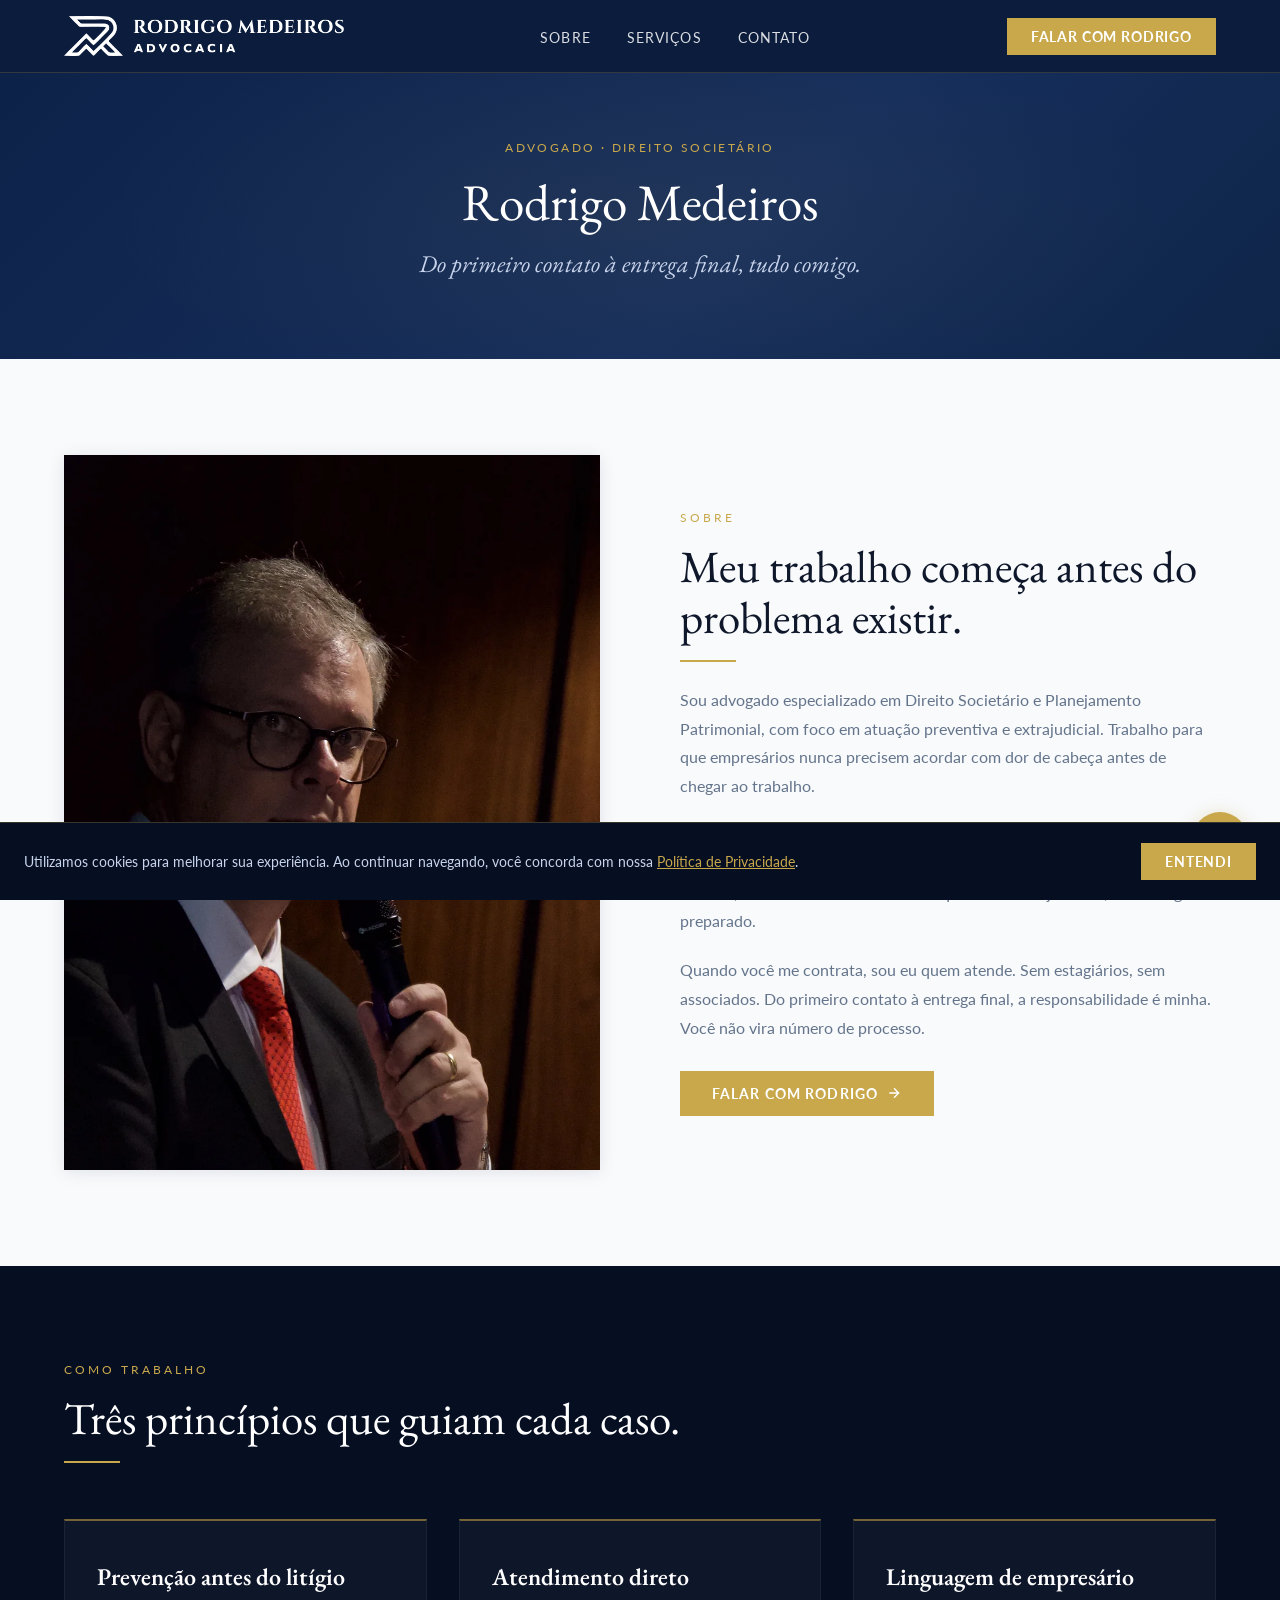
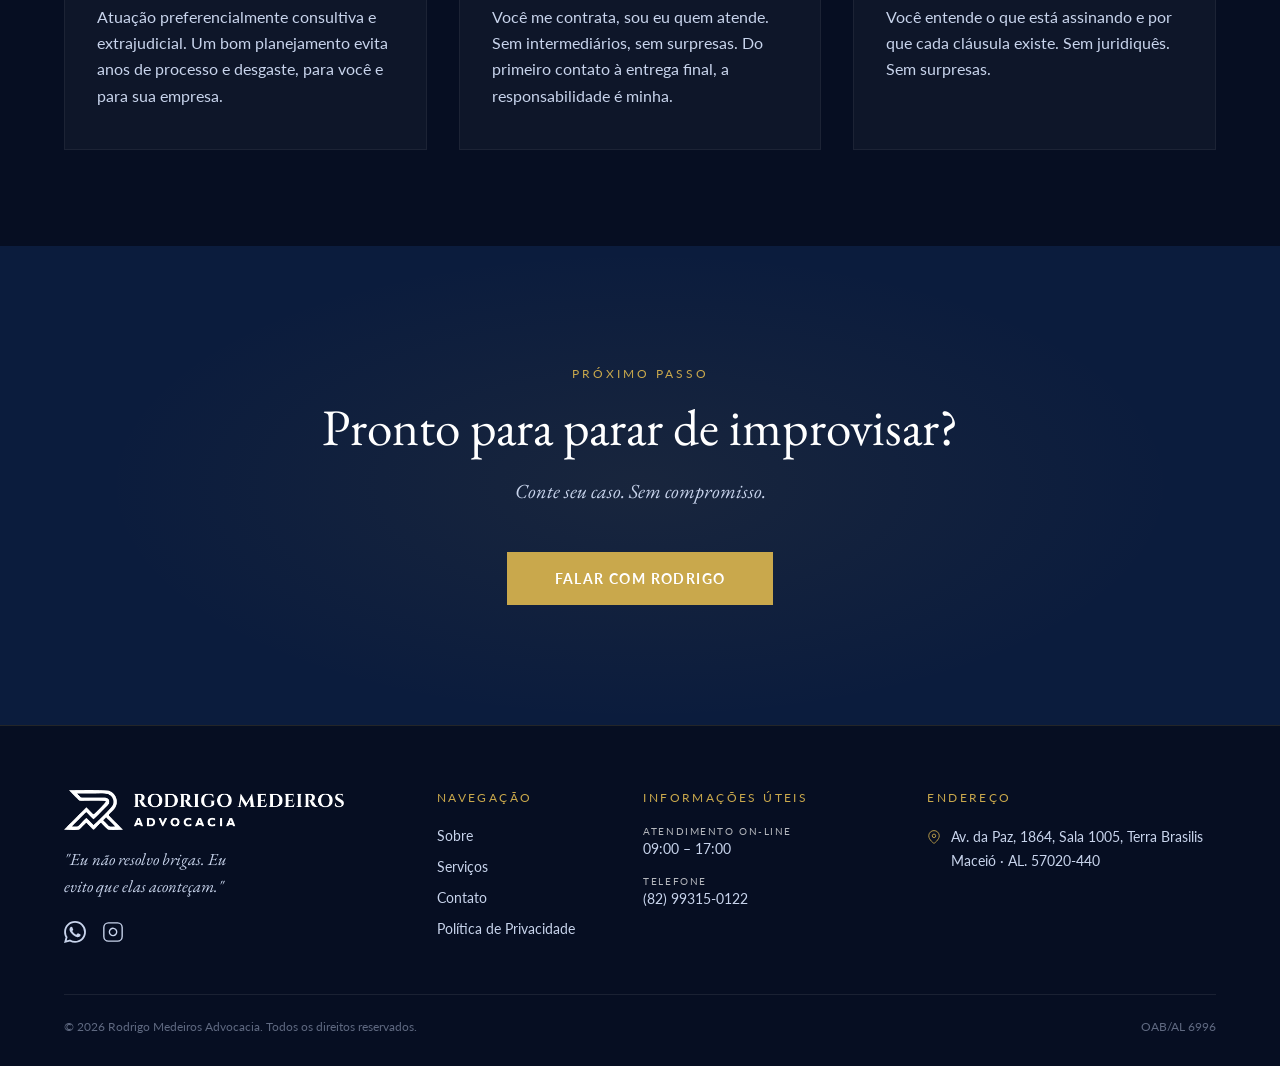
<file: sobre/index.html>
<!DOCTYPE html>
<html lang="pt-BR">
<head>
  <meta charset="UTF-8">
  <meta name="viewport" content="width=device-width, initial-scale=1.0">
  <title>Rodrigo Medeiros | Advogado Societário e Holding Familiar em Maceió/AL</title>
  <meta name="description" content="Rodrigo Medeiros, advogado especialista em Direito Societário em Maceió/AL. Acordo de sócios, holding familiar, planejamento sucessório e auditoria societária. OAB/AL 6996.">
  <meta name="robots" content="index, follow">
  <link rel="canonical" href="https://rmadvocaciaal.com.br/sobre/">
  <meta property="og:type" content="profile">
  <meta property="og:url" content="https://rmadvocaciaal.com.br/sobre/">
  <meta property="og:title" content="Rodrigo Medeiros | Advogado Societário em Maceió/AL">
  <meta property="og:description" content="Rodrigo Medeiros é advogado especialista em Direito Societário e Planejamento Patrimonial em Maceió/AL. Atendimento direto, sem estagiários, do primeiro contato à entrega final.">
  <meta property="og:image" content="https://rmadvocaciaal.com.br/assets/imagens/og-rodrigo-medeiros-advocacia.jpg">
  <meta property="og:image:width" content="1200">
  <meta property="og:image:height" content="630">
  <meta name="twitter:card" content="summary_large_image">
  <meta name="twitter:title" content="Rodrigo Medeiros | Advogado Societário em Maceió/AL">
  <meta name="twitter:description" content="Advogado especialista em Direito Societário e Planejamento Patrimonial em Maceió/AL. Atendimento direto, sem estagiários.">
  <meta name="twitter:image" content="https://rmadvocaciaal.com.br/assets/imagens/og-rodrigo-medeiros-advocacia.jpg">
  <!-- Fontes -->
  <link rel="preconnect" href="https://fonts.googleapis.com">
  <link rel="preconnect" href="https://fonts.gstatic.com" crossorigin>
  <link rel="stylesheet" href="https://fonts.googleapis.com/css2?family=EB+Garamond:ital,wght@0,400;0,500;0,600;0,700;1,400;1,500&family=Lato:wght@300;400;700&display=swap">

  <!-- Favicon e PWA -->
  <link rel="icon" type="image/png" href="../assets/imagens/favicon.png">
  <link rel="apple-touch-icon" href="../assets/imagens/apple-touch-icon.png">
  <link rel="manifest" href="../manifest.json">
  <meta name="theme-color" content="#0B1C3D">
  <meta name="apple-mobile-web-app-capable" content="yes">

  <!-- Google tag (gtag.js) -->
  <script async src="https://www.googletagmanager.com/gtag/js?id=G-XJ2L8GVQXQ"></script>
  <script>
    window.dataLayer = window.dataLayer || [];
    function gtag(){dataLayer.push(arguments);}
    gtag('js', new Date());

    gtag('config', 'G-XJ2L8GVQXQ');
  </script>

  <link rel="stylesheet" href="../css/style.css">

  <script type="application/ld+json">
  {
    "@context": "https://schema.org",
    "@type": "Person",
    "name": "Rodrigo Medeiros",
    "jobTitle": "Advogado Especialista em Direito Societário",
    "url": "https://rmadvocaciaal.com.br/sobre/",
    "telephone": "+5582993150122",
    "image": "https://rmadvocaciaal.com.br/assets/imagens/og-rodrigo-medeiros-advocacia.jpg",
    "hasCredential": {
      "@type": "EducationalOccupationalCredential",
      "credentialCategory": "OAB/AL 6996"
    },
    "worksFor": {
      "@type": "LegalService",
      "name": "Rodrigo Medeiros Advocacia",
      "url": "https://rmadvocaciaal.com.br",
      "areaServed": [
        { "@type": "City", "name": "Maceió" },
        { "@type": "State", "name": "Alagoas" }
      ]
    },
    "address": {
      "@type": "PostalAddress",
      "streetAddress": "Av. da Paz, 1864, Sala 1005",
      "addressLocality": "Maceió",
      "addressRegion": "AL",
      "postalCode": "57020-440",
      "addressCountry": "BR"
    },
    "sameAs": ["https://www.instagram.com/advogado.rodrigomedeiros/"]
  }
  </script>

  <!-- Schema: BreadcrumbList -->
  <script type="application/ld+json">
  {
    "@context": "https://schema.org",
    "@type": "BreadcrumbList",
    "itemListElement": [
      { "@type": "ListItem", "position": 1, "name": "Início", "item": "https://rmadvocaciaal.com.br/" },
      { "@type": "ListItem", "position": 2, "name": "Sobre", "item": "https://rmadvocaciaal.com.br/sobre/" }
    ]
  }
  </script>
</head>
<body>

  <a class="skip-link" href="#main-content">Ir para o conteúdo</a>

  <nav class="nav" id="nav" role="navigation" aria-label="Navegação principal">
    <div class="container">
      <div class="nav__inner">
        <a href="/" class="nav__logo" aria-label="Rodrigo Medeiros Advocacia — página inicial">
          <img src="../assets/imagens/logo-rodrigo-medeiros-advocacia.png" alt="Logo Rodrigo Medeiros Advocacia" width="160" height="40">
        </a>
        <ul class="nav__links" id="nav-links" role="list">
          <li><a href="/sobre/" aria-current="page">Sobre</a></li>
          <li><a href="/servicos/">Serviços</a></li>
          <li><a href="/contato/">Contato</a></li>
        </ul>
        <a href="/contato/" class="nav__cta">Falar com Rodrigo</a>
        <button class="nav__toggle" id="nav-toggle" aria-label="Abrir menu" aria-expanded="false" aria-controls="nav-links">
          <span></span><span></span><span></span>
        </button>
      </div>
    </div>
  </nav>

  <section class="page-hero" aria-label="Sobre Rodrigo Medeiros">
    <div class="container">
      <p class="page-hero__eyebrow fade-in">Advogado · Direito Societário</p>
      <h1 class="page-hero__heading fade-in">Rodrigo Medeiros</h1>
      <p class="page-hero__sub fade-in">Do primeiro contato à entrega final, tudo comigo.</p>
    </div>
  </section>

  <section class="about-bio" aria-labelledby="bio-heading">
    <div class="container">
      <div class="about-bio__inner">
        <div class="fade-in">
          <img
            class="about-bio__photo"
            src="../assets/imagens/rodrigo-medeiros-advogado-empresarial-maceio-al.webp"
            alt="Rodrigo Medeiros, advogado de Direito Societário em Maceió, Alagoas"
            width="560" height="747"
            loading="lazy"
          >
        </div>
        <div class="fade-in">
          <p class="section-eyebrow">Sobre</p>
          <h2 class="section-heading" id="bio-heading">Meu trabalho começa antes do problema existir.</h2>
          <div class="divider-gold"></div>
          <p class="about-bio__text">
            Sou advogado especializado em Direito Societário e Planejamento Patrimonial, com foco em atuação preventiva e extrajudicial. Trabalho para que empresários nunca precisem acordar com dor de cabeça antes de chegar ao trabalho.
          </p>
          <p class="about-bio__text">
            Faço auditoria societária, reestruturação de contratos sociais, holding familiar, vesting e planejamento sucessório. A proposta é simples: evitar o conflito, não resolver o conflito. Mas quando a crise já existe, você chega preparado.
          </p>
          <p class="about-bio__text">
            Quando você me contrata, sou eu quem atende. Sem estagiários, sem associados. Do primeiro contato à entrega final, a responsabilidade é minha. Você não vira número de processo.
          </p>
          <a href="/contato/" class="btn-primary" style="margin-top: 8px;">
            Falar com Rodrigo
            <svg width="16" height="16" viewBox="0 0 24 24" fill="none" stroke="currentColor" stroke-width="2" aria-hidden="true"><path d="M5 12h14M12 5l7 7-7 7"/></svg>
          </a>
        </div>
      </div>
    </div>
  </section>

  <section class="about-values" aria-labelledby="values-heading">
    <div class="container">
      <p class="section-eyebrow fade-in">Como trabalho</p>
      <h2 class="section-heading fade-in" id="values-heading">Três princípios que guiam cada caso.</h2>
      <div class="divider-gold fade-in"></div>
      <div class="values-grid">
        <div class="value-item fade-in">
          <h3 class="value-item__title">Prevenção antes do litígio</h3>
          <p class="value-item__text">Atuação preferencialmente consultiva e extrajudicial. Um bom planejamento evita anos de processo e desgaste, para você e para sua empresa.</p>
        </div>
        <div class="value-item fade-in">
          <h3 class="value-item__title">Atendimento direto</h3>
          <p class="value-item__text">Você me contrata, sou eu quem atende. Sem intermediários, sem surpresas. Do primeiro contato à entrega final, a responsabilidade é minha.</p>
        </div>
        <div class="value-item fade-in">
          <h3 class="value-item__title">Linguagem de empresário</h3>
          <p class="value-item__text">Você entende o que está assinando e por que cada cláusula existe. Sem juridiquês. Sem surpresas.</p>
        </div>
      </div>
    </div>
  </section>

  <section class="cta-section" aria-labelledby="cta-sobre-heading">
    <div class="container">
      <p class="cta-section__eyebrow fade-in">Próximo passo</p>
      <h2 class="cta-section__heading fade-in" id="cta-sobre-heading">Pronto para parar de improvisar?</h2>
      <p class="cta-section__sub fade-in">Conte seu caso. Sem compromisso.</p>
      <a href="/contato/" class="btn-dark fade-in">Falar com Rodrigo</a>
    </div>
  </section>

  <footer class="footer" role="contentinfo">
    <div class="container">
      <div class="footer__inner">
        <div>
          <a href="/" class="footer__logo">
            <img src="../assets/imagens/logo-rodrigo-medeiros-advocacia.png" alt="Rodrigo Medeiros Advocacia" width="140" height="36">
          </a>
          <p class="footer__tagline">"Eu não resolvo brigas. Eu evito que elas aconteçam."</p>
          <div class="footer__social">
            <a href="https://wa.me/5582993150122?text=Ol%C3%A1%2C%20Rodrigo!%20Vi%20seu%20site%20e%20quero%20marcar%20uma%20conversa." target="_blank" rel="noopener noreferrer" aria-label="WhatsApp">
              <svg width="20" height="20" viewBox="0 0 24 24" fill="currentColor" aria-hidden="true"><path d="M17.472 14.382c-.297-.149-1.758-.867-2.03-.967-.273-.099-.471-.148-.67.15-.197.297-.767.966-.94 1.164-.173.199-.347.223-.644.075-.297-.15-1.255-.463-2.39-1.475-.883-.788-1.48-1.761-1.653-2.059-.173-.297-.018-.458.13-.606.134-.133.298-.347.446-.52.149-.174.198-.298.298-.497.099-.198.05-.371-.025-.52-.075-.149-.669-1.612-.916-2.207-.242-.579-.487-.5-.669-.51-.173-.008-.371-.01-.57-.01-.198 0-.52.074-.792.372-.272.297-1.04 1.016-1.04 2.479 0 1.462 1.065 2.875 1.213 3.074.149.198 2.096 3.2 5.077 4.487.709.306 1.262.489 1.694.625.712.227 1.36.195 1.871.118.571-.085 1.758-.719 2.006-1.413.248-.694.248-1.289.173-1.413-.074-.124-.272-.198-.57-.347m-5.421 7.403h-.004a9.87 9.87 0 0 1-5.031-1.378l-.361-.214-3.741.982.998-3.648-.235-.374a9.86 9.86 0 0 1-1.51-5.26c.001-5.45 4.436-9.884 9.888-9.884 2.64 0 5.122 1.03 6.988 2.898a9.825 9.825 0 0 1 2.893 6.994c-.003 5.45-4.437 9.884-9.885 9.884m8.413-18.297A11.815 11.815 0 0 0 12.05 0C5.495 0 .16 5.335.157 11.892c0 2.096.547 4.142 1.588 5.945L.057 24l6.305-1.654a11.882 11.882 0 0 0 5.683 1.448h.005c6.554 0 11.89-5.335 11.893-11.893a11.821 11.821 0 0 0-3.48-8.413Z"/></svg>
            </a>
            <a href="https://www.instagram.com/advogado.rodrigomedeiros/" target="_blank" rel="noopener noreferrer" aria-label="Instagram">
              <svg width="20" height="20" viewBox="0 0 24 24" fill="none" stroke="currentColor" stroke-width="1.5" aria-hidden="true"><rect x="2" y="2" width="20" height="20" rx="5"/><path d="M16 11.37A4 4 0 1 1 12.63 8 4 4 0 0 1 16 11.37z"/><line x1="17.5" y1="6.5" x2="17.51" y2="6.5"/></svg>
            </a>
          </div>
        </div>
        <div>
          <p class="footer__heading">Navegação</p>
          <ul class="footer__links" role="list">
            <li><a href="/sobre/">Sobre</a></li>
            <li><a href="/servicos/">Serviços</a></li>
            <li><a href="/contato/">Contato</a></li>
            <li><a href="/privacidade/">Política de Privacidade</a></li>
          </ul>
        </div>
        <div>
          <p class="footer__heading">Informações úteis</p>
          <div class="footer__info">
            <div class="footer__info-item">
              <span class="footer__info-label">Atendimento on-line</span>
              <span class="footer__info-value">09:00 – 17:00</span>
            </div>
            <div class="footer__info-item">
              <span class="footer__info-label">Telefone</span>
              <a href="tel:+5582993150122" class="footer__info-value">(82) 99315-0122</a>
            </div>
          </div>
        </div>
        <div>
          <p class="footer__heading">Endereço</p>
          <div class="footer__address-wrap">
            <svg class="footer__address-icon" width="14" height="14" viewBox="0 0 24 24" fill="none" stroke="currentColor" stroke-width="1.5" aria-hidden="true"><path d="M21 10c0 7-9 13-9 13S3 17 3 10a9 9 0 0 1 18 0z"/><circle cx="12" cy="10" r="3"/></svg>
            <address class="footer__address">
              Av. da Paz, 1864, Sala 1005, Terra Brasilis<br>
              Maceió · AL. 57020-440
            </address>
          </div>
        </div>
      </div>
      <div class="footer__bottom">
        <p class="footer__copy">© 2026 Rodrigo Medeiros Advocacia. Todos os direitos reservados.</p>
        <p class="footer__oab">OAB/AL 6996</p>
      </div>
    </div>
  </footer>

  <a href="https://wa.me/5582993150122?text=Ol%C3%A1%2C%20Rodrigo!%20Vi%20seu%20site%20e%20quero%20marcar%20uma%20conversa." class="whatsapp-float" target="_blank" rel="noopener noreferrer" aria-label="Falar no WhatsApp">
    <svg viewBox="0 0 24 24" aria-hidden="true"><path d="M17.472 14.382c-.297-.149-1.758-.867-2.03-.967-.273-.099-.471-.148-.67.15-.197.297-.767.966-.94 1.164-.173.199-.347.223-.644.075-.297-.15-1.255-.463-2.39-1.475-.883-.788-1.48-1.761-1.653-2.059-.173-.297-.018-.458.13-.606.134-.133.298-.347.446-.52.149-.174.198-.298.298-.497.099-.198.05-.371-.025-.52-.075-.149-.669-1.612-.916-2.207-.242-.579-.487-.5-.669-.51-.173-.008-.371-.01-.57-.01-.198 0-.52.074-.792.372-.272.297-1.04 1.016-1.04 2.479 0 1.462 1.065 2.875 1.213 3.074.149.198 2.096 3.2 5.077 4.487.709.306 1.262.489 1.694.625.712.227 1.36.195 1.871.118.571-.085 1.758-.719 2.006-1.413.248-.694.248-1.289.173-1.413-.074-.124-.272-.198-.57-.347m-5.421 7.403h-.004a9.87 9.87 0 0 1-5.031-1.378l-.361-.214-3.741.982.998-3.648-.235-.374a9.86 9.86 0 0 1-1.51-5.26c.001-5.45 4.436-9.884 9.888-9.884 2.64 0 5.122 1.03 6.988 2.898a9.825 9.825 0 0 1 2.893 6.994c-.003 5.45-4.437 9.884-9.885 9.884m8.413-18.297A11.815 11.815 0 0 0 12.05 0C5.495 0 .16 5.335.157 11.892c0 2.096.547 4.142 1.588 5.945L.057 24l6.305-1.654a11.882 11.882 0 0 0 5.683 1.448h.005c6.554 0 11.89-5.335 11.893-11.893a11.821 11.821 0 0 0-3.48-8.413Z"/></svg>
  </a>

  <div class="cookie-banner" id="cookie-banner" role="alert" aria-live="polite">
    <p>Utilizamos cookies para melhorar sua experiência. Ao continuar navegando, você concorda com nossa <a href="/privacidade/">Política de Privacidade</a>.</p>
    <button class="cookie-btn" id="cookie-accept">Entendi</button>
  </div>

  <script src="../js/main.js" defer></script>
</body>
</html>
</file>
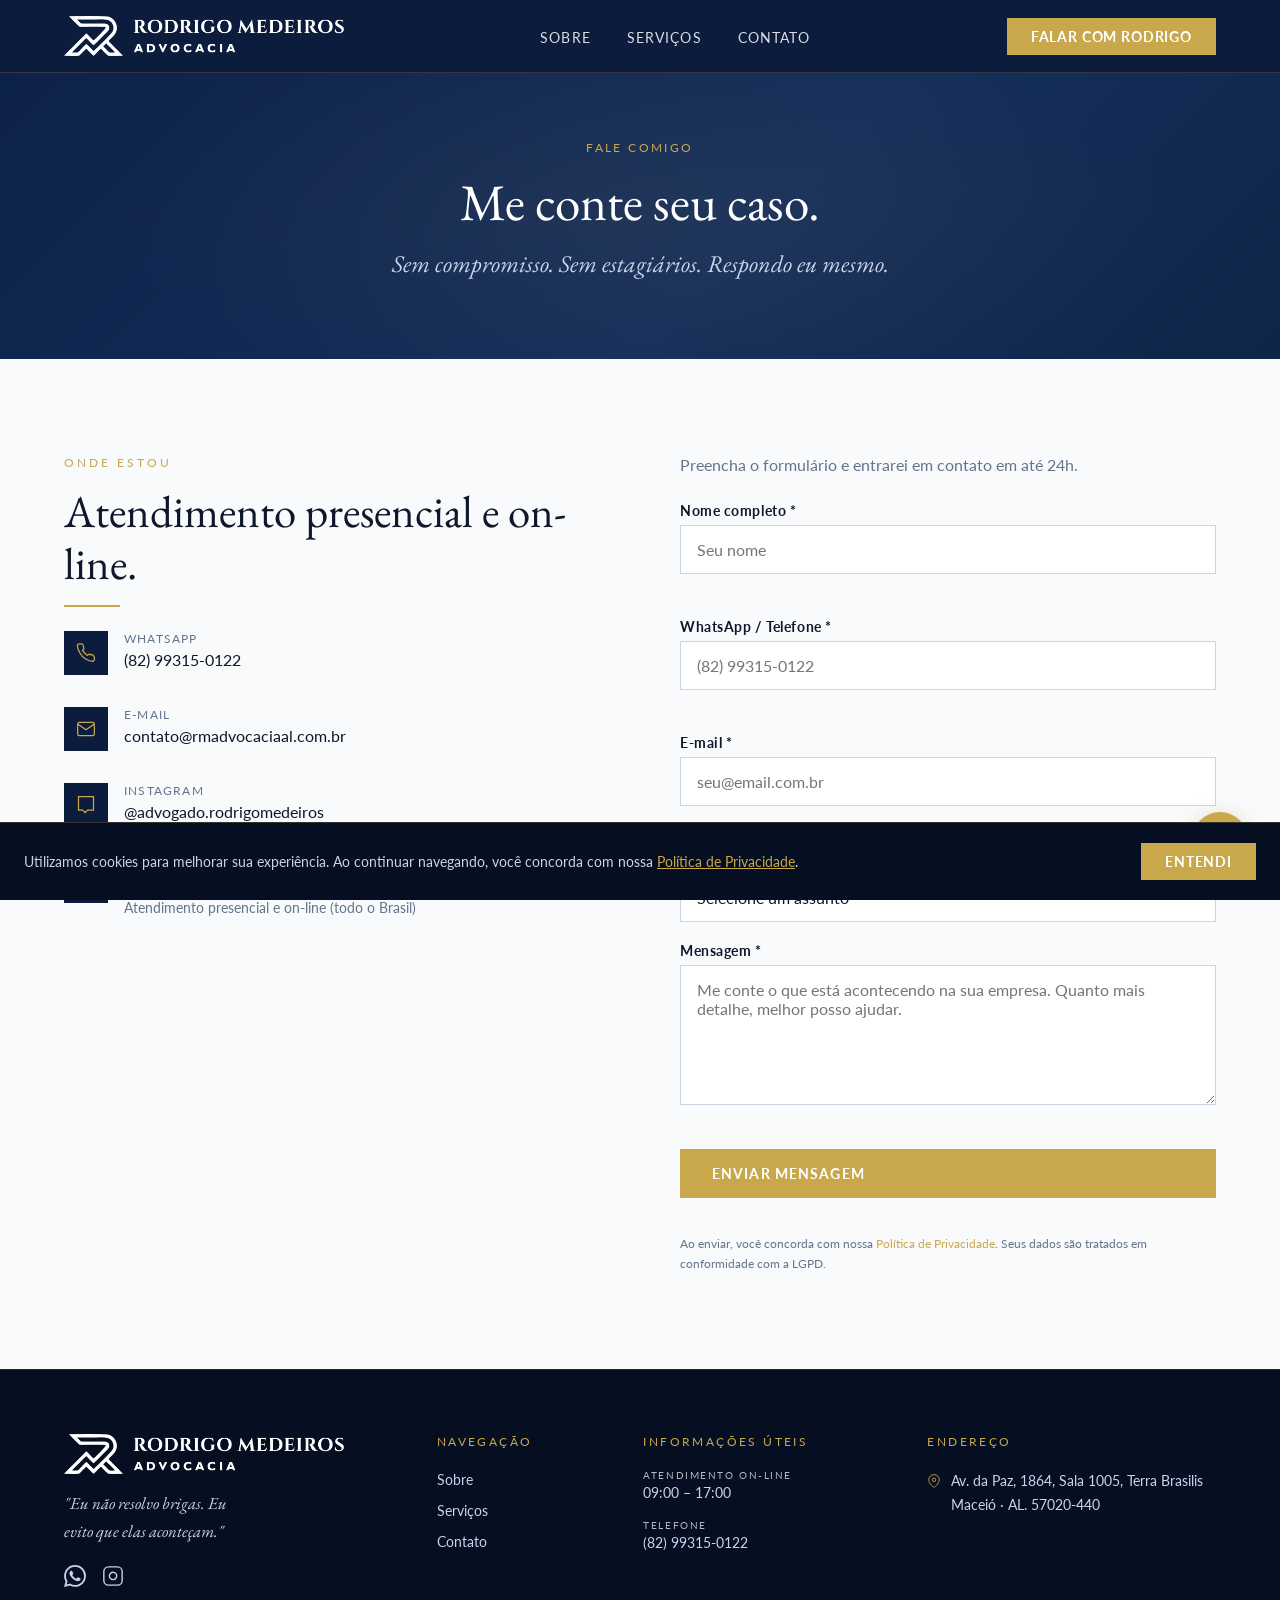
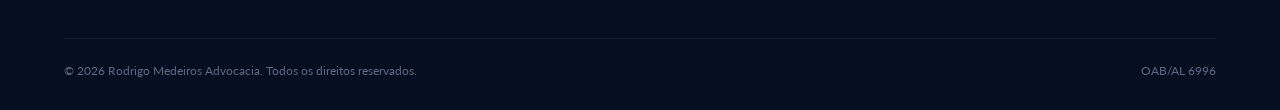
<file: contato.html>
<!DOCTYPE html>
<html lang="pt-BR">
<head>
  <meta charset="UTF-8">
  <meta name="viewport" content="width=device-width, initial-scale=1.0">
  <title>Fale com Rodrigo Medeiros | Advogado em Maceió/AL</title>
  <meta name="description" content="Entre em contato com Rodrigo Medeiros Advocacia em Maceió/AL. Atendimento direto, sem estagiários. WhatsApp, formulário ou Instagram.">
  <meta name="robots" content="index, follow">
  <link rel="canonical" href="https://rmadvocaciaal.com.br/contato.html">
  <meta property="og:type" content="website">
  <meta property="og:url" content="https://rmadvocaciaal.com.br/contato.html">
  <meta property="og:title" content="Fale com Rodrigo Medeiros | Advogado em Maceió/AL">
  <meta property="og:description" content="Fale diretamente com Rodrigo Medeiros, advogado especialista em Direito Societário e Planejamento Patrimonial em Maceió/AL. Sem estagiários, sem intermediários.">
  <meta property="og:image" content="https://rmadvocaciaal.com.br/assets/imagens/og-rodrigo-medeiros-advocacia.jpg">
  <meta property="og:image:width" content="1200">
  <meta property="og:image:height" content="630">
  <meta name="twitter:card" content="summary_large_image">
  <meta name="twitter:title" content="Fale com Rodrigo Medeiros | Advogado em Maceió/AL">
  <meta name="twitter:description" content="Atendimento direto, sem estagiários. WhatsApp, formulário ou Instagram. Direito Societário em Maceió/AL.">
  <meta name="twitter:image" content="https://rmadvocaciaal.com.br/assets/imagens/og-rodrigo-medeiros-advocacia.jpg">
  <!-- Fontes -->
  <link rel="preconnect" href="https://fonts.googleapis.com">
  <link rel="preconnect" href="https://fonts.gstatic.com" crossorigin>
  <link rel="stylesheet" href="https://fonts.googleapis.com/css2?family=EB+Garamond:ital,wght@0,400;0,500;0,600;0,700;1,400;1,500&family=Lato:wght@300;400;700&display=swap">

  <!-- Favicon e PWA -->
  <link rel="icon" type="image/png" href="assets/imagens/favicon.png">
  <link rel="apple-touch-icon" href="assets/imagens/apple-touch-icon.png">
  <link rel="manifest" href="manifest.json">
  <meta name="theme-color" content="#0B1C3D">
  <meta name="apple-mobile-web-app-capable" content="yes">

  <!-- Google tag (gtag.js) -->
  <script async src="https://www.googletagmanager.com/gtag/js?id=G-XJ2L8GVQXQ"></script>
  <script>
    window.dataLayer = window.dataLayer || [];
    function gtag(){dataLayer.push(arguments);}
    gtag('js', new Date());

    gtag('config', 'G-XJ2L8GVQXQ');
  </script>

  <link rel="stylesheet" href="css/style.css">

  <script type="application/ld+json">
  {
    "@context": "https://schema.org",
    "@type": "ContactPage",
    "name": "Contato — Rodrigo Medeiros Advocacia",
    "url": "https://rmadvocaciaal.com.br/contato.html",
    "mainEntity": {
      "@type": "LegalService",
      "name": "Rodrigo Medeiros Advocacia",
      "telephone": "+5582993150122",
      "url": "https://rmadvocaciaal.com.br",
      "address": {
        "@type": "PostalAddress",
        "streetAddress": "Av. da Paz, 1864, Sala 1005",
        "addressLocality": "Maceió",
        "addressRegion": "AL",
        "postalCode": "57020-440",
        "addressCountry": "BR"
      },
      "sameAs": ["https://www.instagram.com/advogado.rodrigomedeiros/"]
    }
  }
  </script>
</head>
<body>

  <a class="skip-link" href="#main-content">Ir para o conteúdo</a>

  <nav class="nav" id="nav" role="navigation" aria-label="Navegação principal">
    <div class="container">
      <div class="nav__inner">
        <a href="/" class="nav__logo" aria-label="Rodrigo Medeiros Advocacia — página inicial">
          <img src="assets/imagens/logo-rodrigo-medeiros-advocacia.png" alt="Logo Rodrigo Medeiros Advocacia" width="160" height="40">
        </a>
        <ul class="nav__links" id="nav-links" role="list">
          <li><a href="sobre.html">Sobre</a></li>
          <li><a href="servicos.html">Serviços</a></li>
          <li><a href="contato.html" aria-current="page">Contato</a></li>
        </ul>
        <a href="contato.html" class="nav__cta">Falar com Rodrigo</a>
        <button class="nav__toggle" id="nav-toggle" aria-label="Abrir menu" aria-expanded="false" aria-controls="nav-links">
          <span></span><span></span><span></span>
        </button>
      </div>
    </div>
  </nav>

  <section class="page-hero" aria-label="Contato">
    <div class="container">
      <p class="page-hero__eyebrow fade-in">Fale comigo</p>
      <h1 class="page-hero__heading fade-in">Me conte seu caso.</h1>
      <p class="page-hero__sub fade-in">Sem compromisso. Sem estagiários. Respondo eu mesmo.</p>
    </div>
  </section>

  <section class="contact-section" aria-labelledby="contact-heading">
    <div class="container">
      <div class="contact-grid">

        <div class="contact-info fade-in">
          <p class="section-eyebrow">Onde estou</p>
          <h2 class="section-heading" id="contact-heading">Atendimento presencial e on-line.</h2>
          <div class="divider-gold"></div>

          <div class="contact-info__items">
            <div class="contact-info__item">
              <div class="contact-info__icon" aria-hidden="true">
                <svg width="20" height="20" viewBox="0 0 24 24" fill="none" stroke="currentColor" stroke-width="1.5">
                  <path d="M22 16.92v3a2 2 0 0 1-2.18 2 19.79 19.79 0 0 1-8.63-3.07A19.5 19.5 0 0 1 4.69 12a19.79 19.79 0 0 1-3.07-8.67A2 2 0 0 1 3.6 1.18h3a2 2 0 0 1 2 1.72c.127.96.361 1.903.7 2.81a2 2 0 0 1-.45 2.11L7.91 8.91a16 16 0 0 0 6 6l.91-.91a2 2 0 0 1 2.11-.45c.907.339 1.85.573 2.81.7a2 2 0 0 1 1.72 2.02z"/>
                </svg>
              </div>
              <div>
                <p class="contact-info__label">WhatsApp</p>
                <a href="https://wa.me/5582993150122" class="contact-info__value" target="_blank" rel="noopener noreferrer">(82) 99315-0122</a>
              </div>
            </div>

            <div class="contact-info__item">
              <div class="contact-info__icon" aria-hidden="true">
                <svg width="20" height="20" viewBox="0 0 24 24" fill="none" stroke="currentColor" stroke-width="1.5">
                  <path d="M4 4h16c1.1 0 2 .9 2 2v12c0 1.1-.9 2-2 2H4c-1.1 0-2-.9-2-2V6c0-1.1.9-2 2-2z"/><polyline points="22,6 12,13 2,6"/>
                </svg>
              </div>
              <div>
                <p class="contact-info__label">E-mail</p>
                <a href="mailto:contato@rmadvocaciaal.com.br" class="contact-info__value">contato@rmadvocaciaal.com.br</a>
              </div>
            </div>

            <div class="contact-info__item">
              <div class="contact-info__icon" aria-hidden="true">
                <svg width="20" height="20" viewBox="0 0 24 24" fill="none" stroke="currentColor" stroke-width="1.5">
                  <path d="M21 2H3v16h5l3 3 3-3h7V2z"/>
                </svg>
              </div>
              <div>
                <p class="contact-info__label">Instagram</p>
                <a href="https://www.instagram.com/advogado.rodrigomedeiros/" class="contact-info__value" target="_blank" rel="noopener noreferrer">@advogado.rodrigomedeiros</a>
              </div>
            </div>

            <div class="contact-info__item">
              <div class="contact-info__icon" aria-hidden="true">
                <svg width="20" height="20" viewBox="0 0 24 24" fill="none" stroke="currentColor" stroke-width="1.5">
                  <path d="M21 10c0 7-9 13-9 13S3 17 3 10a9 9 0 0 1 18 0z"/><circle cx="12" cy="10" r="3"/>
                </svg>
              </div>
              <div>
                <p class="contact-info__label">Localização</p>
                <p class="contact-info__value">Maceió, Alagoas</p>
                <p style="font-size: 0.875rem; color: var(--texto-suave); margin-top: 2px;">Atendimento presencial e on-line (todo o Brasil)</p>
              </div>
            </div>
          </div>

          <div class="contact-map" aria-label="Mapa de localização — Maceió, AL">
            <iframe
              src="https://maps.google.com/maps?q=Av.+da+Paz+1864+Macei%C3%B3+AL+57020-440&z=17&output=embed"
              width="100%"
              height="240"
              style="border:0; border-radius: 4px;"
              allowfullscreen=""
              loading="lazy"
              referrerpolicy="no-referrer-when-downgrade"
              title="Localização de Rodrigo Medeiros Advocacia em Maceió, AL"
            ></iframe>
          </div>
        </div>

        <div class="contact-form-wrap fade-in">
          <form class="contact-form" id="contact-form" novalidate aria-label="Formulário de contato">
            <p class="contact-form__intro">Preencha o formulário e entrarei em contato em até 24h.</p>

            <div class="form-group">
              <label class="form-label" for="nome">Nome completo <span aria-hidden="true">*</span></label>
              <input
                class="form-input"
                type="text"
                id="nome"
                name="nome"
                placeholder="Seu nome"
                required
                autocomplete="name"
                aria-required="true"
              >
              <p class="form-error" id="nome-error" role="alert" aria-live="polite"></p>
            </div>

            <div class="form-group">
              <label class="form-label" for="telefone">WhatsApp / Telefone <span aria-hidden="true">*</span></label>
              <input
                class="form-input"
                type="tel"
                id="telefone"
                name="telefone"
                placeholder="(82) 99315-0122"
                required
                autocomplete="tel"
                aria-required="true"
                inputmode="tel"
              >
              <p class="form-error" id="telefone-error" role="alert" aria-live="polite"></p>
            </div>

            <div class="form-group">
              <label class="form-label" for="email">E-mail <span aria-hidden="true">*</span></label>
              <input
                class="form-input"
                type="email"
                id="email"
                name="email"
                placeholder="seu@email.com.br"
                required
                autocomplete="email"
                aria-required="true"
                inputmode="email"
              >
              <p class="form-error" id="email-error" role="alert" aria-live="polite"></p>
            </div>

            <div class="form-group">
              <label class="form-label" for="assunto">Assunto</label>
              <select class="form-input form-select" id="assunto" name="assunto" autocomplete="off">
                <option value="" disabled selected>Selecione um assunto</option>
                <option value="societaria">Estruturação Societária</option>
                <option value="holding">Holding Familiar</option>
                <option value="vesting">Vesting</option>
                <option value="outro">Outro assunto</option>
              </select>
            </div>

            <div class="form-group">
              <label class="form-label" for="mensagem">Mensagem <span aria-hidden="true">*</span></label>
              <textarea
                class="form-input form-textarea"
                id="mensagem"
                name="mensagem"
                rows="5"
                placeholder="Me conte o que está acontecendo na sua empresa. Quanto mais detalhe, melhor posso ajudar."
                required
                aria-required="true"
              ></textarea>
              <p class="form-error" id="mensagem-error" role="alert" aria-live="polite"></p>
            </div>

            <button class="btn-primary form-submit" type="submit" id="form-submit">
              <span class="form-submit__text">Enviar mensagem</span>
              <span class="form-submit__loading" aria-hidden="true" style="display:none;">
                <svg width="16" height="16" viewBox="0 0 24 24" fill="none" stroke="currentColor" stroke-width="2"><path d="M12 2v4M12 18v4M4.93 4.93l2.83 2.83M16.24 16.24l2.83 2.83M2 12h4M18 12h4M4.93 19.07l2.83-2.83M16.24 7.76l2.83-2.83"/></svg>
                Enviando…
              </span>
            </button>

            <p class="form-success" id="form-success" role="status" aria-live="polite" style="display:none;">
              <svg width="20" height="20" viewBox="0 0 24 24" fill="none" stroke="currentColor" stroke-width="2" aria-hidden="true"><path d="M22 11.08V12a10 10 0 1 1-5.93-9.14"/><polyline points="22 4 12 14.01 9 11.01"/></svg>
              Mensagem preparada! O WhatsApp abrirá para você enviar.
            </p>

            <p style="font-size: 0.75rem; color: var(--texto-suave); margin-top: 16px; line-height: 1.6;">
              Ao enviar, você concorda com nossa <a href="/privacidade.html" style="color: var(--dourado);">Política de Privacidade</a>. Seus dados são tratados em conformidade com a LGPD.
            </p>
          </form>
        </div>

      </div>
    </div>
  </section>

  <footer class="footer" role="contentinfo">
    <div class="container">
      <div class="footer__inner">
        <div>
          <a href="/" class="footer__logo">
            <img src="assets/imagens/logo-rodrigo-medeiros-advocacia.png" alt="Rodrigo Medeiros Advocacia" width="140" height="36">
          </a>
          <p class="footer__tagline">"Eu não resolvo brigas. Eu evito que elas aconteçam."</p>
          <div class="footer__social">
            <a href="https://wa.me/5582993150122" target="_blank" rel="noopener noreferrer" aria-label="WhatsApp">
              <svg width="20" height="20" viewBox="0 0 24 24" fill="currentColor" aria-hidden="true"><path d="M17.472 14.382c-.297-.149-1.758-.867-2.03-.967-.273-.099-.471-.148-.67.15-.197.297-.767.966-.94 1.164-.173.199-.347.223-.644.075-.297-.15-1.255-.463-2.39-1.475-.883-.788-1.48-1.761-1.653-2.059-.173-.297-.018-.458.13-.606.134-.133.298-.347.446-.52.149-.174.198-.298.298-.497.099-.198.05-.371-.025-.52-.075-.149-.669-1.612-.916-2.207-.242-.579-.487-.5-.669-.51-.173-.008-.371-.01-.57-.01-.198 0-.52.074-.792.372-.272.297-1.04 1.016-1.04 2.479 0 1.462 1.065 2.875 1.213 3.074.149.198 2.096 3.2 5.077 4.487.709.306 1.262.489 1.694.625.712.227 1.36.195 1.871.118.571-.085 1.758-.719 2.006-1.413.248-.694.248-1.289.173-1.413-.074-.124-.272-.198-.57-.347m-5.421 7.403h-.004a9.87 9.87 0 0 1-5.031-1.378l-.361-.214-3.741.982.998-3.648-.235-.374a9.86 9.86 0 0 1-1.51-5.26c.001-5.45 4.436-9.884 9.888-9.884 2.64 0 5.122 1.03 6.988 2.898a9.825 9.825 0 0 1 2.893 6.994c-.003 5.45-4.437 9.884-9.885 9.884m8.413-18.297A11.815 11.815 0 0 0 12.05 0C5.495 0 .16 5.335.157 11.892c0 2.096.547 4.142 1.588 5.945L.057 24l6.305-1.654a11.882 11.882 0 0 0 5.683 1.448h.005c6.554 0 11.89-5.335 11.893-11.893a11.821 11.821 0 0 0-3.48-8.413Z"/></svg>
            </a>
            <a href="https://www.instagram.com/advogado.rodrigomedeiros/" target="_blank" rel="noopener noreferrer" aria-label="Instagram">
              <svg width="20" height="20" viewBox="0 0 24 24" fill="none" stroke="currentColor" stroke-width="1.5" aria-hidden="true"><rect x="2" y="2" width="20" height="20" rx="5"/><path d="M16 11.37A4 4 0 1 1 12.63 8 4 4 0 0 1 16 11.37z"/><line x1="17.5" y1="6.5" x2="17.51" y2="6.5"/></svg>
            </a>
          </div>
        </div>
        <div>
          <p class="footer__heading">Navegação</p>
          <ul class="footer__links" role="list">
            <li><a href="sobre.html">Sobre</a></li>
            <li><a href="servicos.html">Serviços</a></li>
            <li><a href="contato.html">Contato</a></li>
          </ul>
        </div>
        <div>
          <p class="footer__heading">Informações úteis</p>
          <div class="footer__info">
            <div class="footer__info-item">
              <span class="footer__info-label">Atendimento on-line</span>
              <span class="footer__info-value">09:00 – 17:00</span>
            </div>
            <div class="footer__info-item">
              <span class="footer__info-label">Telefone</span>
              <a href="tel:+5582993150122" class="footer__info-value">(82) 99315-0122</a>
            </div>
          </div>
        </div>
        <div>
          <p class="footer__heading">Endereço</p>
          <div class="footer__address-wrap">
            <svg class="footer__address-icon" width="14" height="14" viewBox="0 0 24 24" fill="none" stroke="currentColor" stroke-width="1.5" aria-hidden="true"><path d="M21 10c0 7-9 13-9 13S3 17 3 10a9 9 0 0 1 18 0z"/><circle cx="12" cy="10" r="3"/></svg>
            <address class="footer__address">
              Av. da Paz, 1864, Sala 1005, Terra Brasilis<br>
              Maceió · AL. 57020-440
            </address>
          </div>
        </div>
      </div>
      <div class="footer__bottom">
        <p class="footer__copy">© 2026 Rodrigo Medeiros Advocacia. Todos os direitos reservados.</p>
        <p class="footer__oab">OAB/AL 6996</p>
      </div>
    </div>
  </footer>

  <a href="https://wa.me/5582993150122" class="whatsapp-float" target="_blank" rel="noopener noreferrer" aria-label="Falar no WhatsApp">
    <svg viewBox="0 0 24 24" aria-hidden="true"><path d="M17.472 14.382c-.297-.149-1.758-.867-2.03-.967-.273-.099-.471-.148-.67.15-.197.297-.767.966-.94 1.164-.173.199-.347.223-.644.075-.297-.15-1.255-.463-2.39-1.475-.883-.788-1.48-1.761-1.653-2.059-.173-.297-.018-.458.13-.606.134-.133.298-.347.446-.52.149-.174.198-.298.298-.497.099-.198.05-.371-.025-.52-.075-.149-.669-1.612-.916-2.207-.242-.579-.487-.5-.669-.51-.173-.008-.371-.01-.57-.01-.198 0-.52.074-.792.372-.272.297-1.04 1.016-1.04 2.479 0 1.462 1.065 2.875 1.213 3.074.149.198 2.096 3.2 5.077 4.487.709.306 1.262.489 1.694.625.712.227 1.36.195 1.871.118.571-.085 1.758-.719 2.006-1.413.248-.694.248-1.289.173-1.413-.074-.124-.272-.198-.57-.347m-5.421 7.403h-.004a9.87 9.87 0 0 1-5.031-1.378l-.361-.214-3.741.982.998-3.648-.235-.374a9.86 9.86 0 0 1-1.51-5.26c.001-5.45 4.436-9.884 9.888-9.884 2.64 0 5.122 1.03 6.988 2.898a9.825 9.825 0 0 1 2.893 6.994c-.003 5.45-4.437 9.884-9.885 9.884m8.413-18.297A11.815 11.815 0 0 0 12.05 0C5.495 0 .16 5.335.157 11.892c0 2.096.547 4.142 1.588 5.945L.057 24l6.305-1.654a11.882 11.882 0 0 0 5.683 1.448h.005c6.554 0 11.89-5.335 11.893-11.893a11.821 11.821 0 0 0-3.48-8.413Z"/></svg>
  </a>

  <div class="cookie-banner" id="cookie-banner" role="alert" aria-live="polite">
    <p>Utilizamos cookies para melhorar sua experiência. Ao continuar navegando, você concorda com nossa <a href="/privacidade.html">Política de Privacidade</a>.</p>
    <button class="cookie-btn" id="cookie-accept">Entendi</button>
  </div>

  <script src="js/main.js" defer></script>
</body>
</html>
</file>
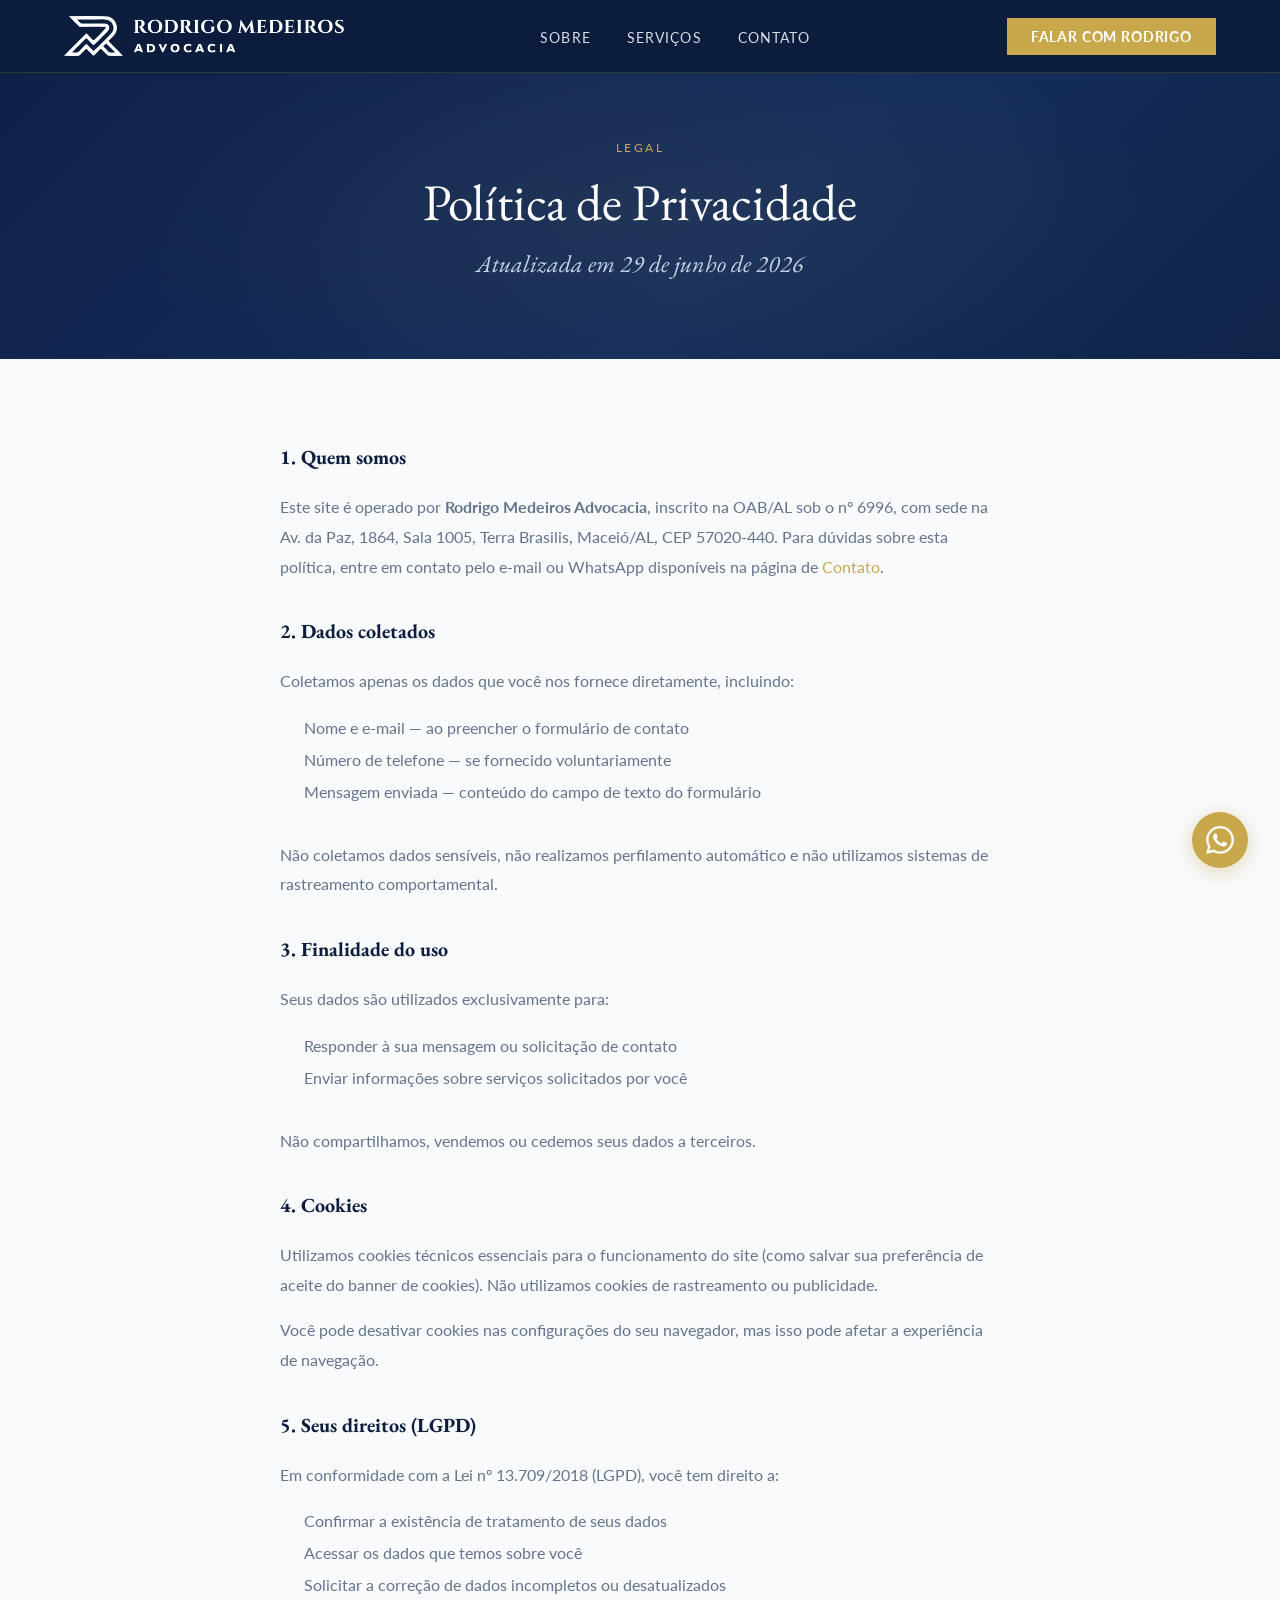
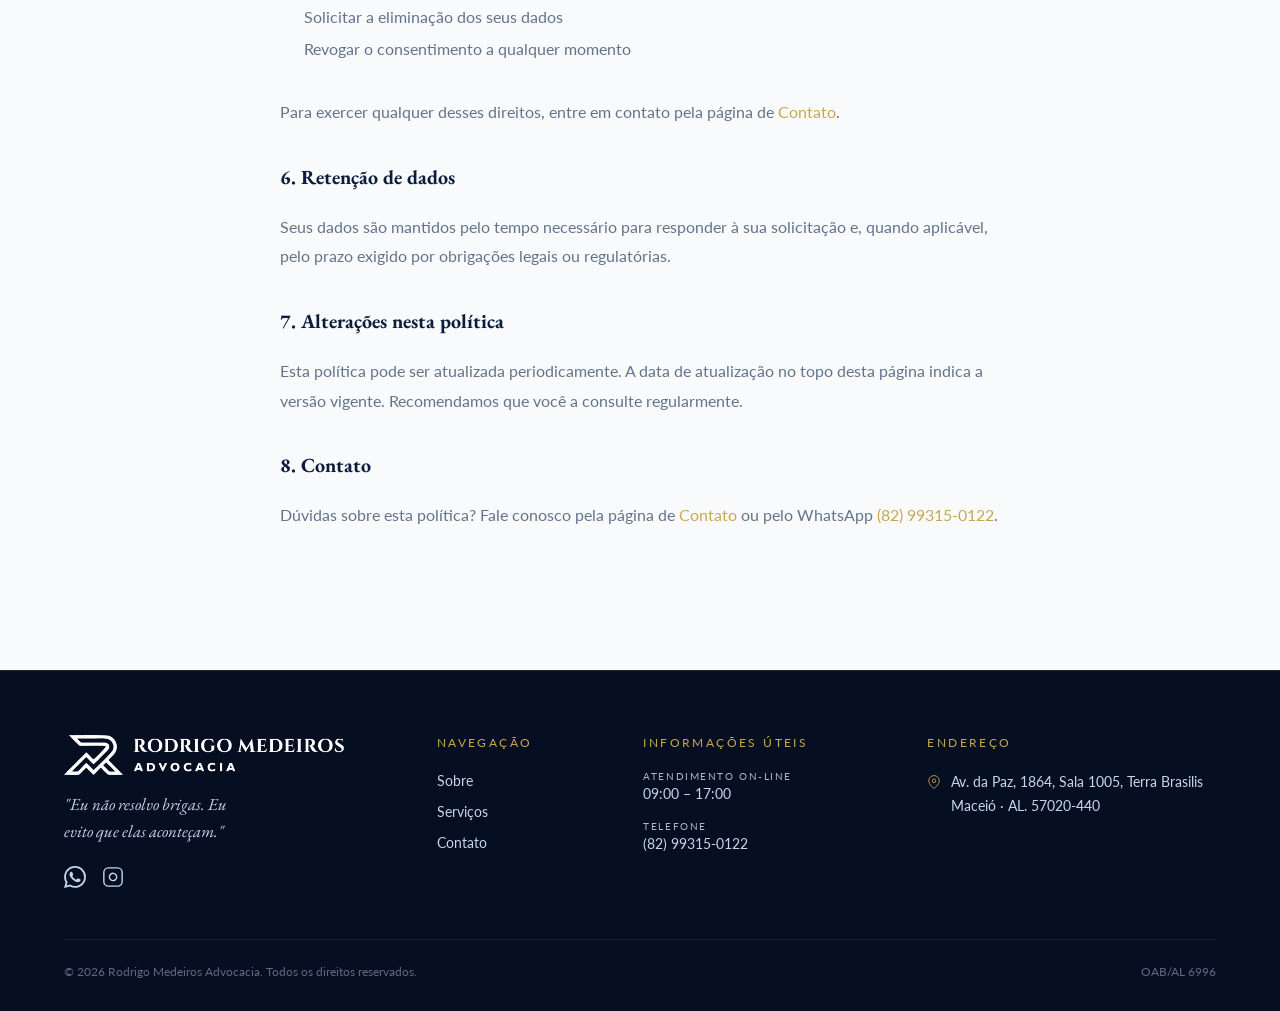
<file: privacidade.html>
<!DOCTYPE html>
<html lang="pt-BR">
<head>
  <meta charset="UTF-8">
  <meta name="viewport" content="width=device-width, initial-scale=1.0">
  <title>Política de Privacidade | Rodrigo Medeiros Advocacia</title>
  <meta name="description" content="Política de Privacidade e uso de cookies do site Rodrigo Medeiros Advocacia, em conformidade com a LGPD (Lei nº 13.709/2018).">
  <meta name="robots" content="noindex, follow">
  <link rel="canonical" href="https://rmadvocaciaal.com.br/privacidade.html">

  <link rel="preconnect" href="https://fonts.googleapis.com">
  <link rel="preconnect" href="https://fonts.gstatic.com" crossorigin>
  <link rel="stylesheet" href="https://fonts.googleapis.com/css2?family=EB+Garamond:ital,wght@0,400;0,500;0,600;0,700;1,400;1,500&family=Lato:wght@300;400;700&display=swap">

  <link rel="icon" type="image/png" href="assets/imagens/favicon.png">
  <link rel="apple-touch-icon" href="assets/imagens/apple-touch-icon.png">
  <link rel="manifest" href="manifest.json">
  <meta name="theme-color" content="#0B1C3D">
  <meta name="apple-mobile-web-app-capable" content="yes">

  <!-- Google tag (gtag.js) -->
  <script async src="https://www.googletagmanager.com/gtag/js?id=G-XJ2L8GVQXQ"></script>
  <script>
    window.dataLayer = window.dataLayer || [];
    function gtag(){dataLayer.push(arguments);}
    gtag('js', new Date());

    gtag('config', 'G-XJ2L8GVQXQ');
  </script>

  <link rel="stylesheet" href="css/style.css">
</head>
<body>

  <a class="skip-link" href="#main-content">Ir para o conteúdo</a>

  <nav class="nav" id="nav" role="navigation" aria-label="Navegação principal">
    <div class="container">
      <div class="nav__inner">
        <a href="/" class="nav__logo" aria-label="Rodrigo Medeiros Advocacia — página inicial">
          <img src="assets/imagens/logo-rodrigo-medeiros-advocacia.png" alt="Logo Rodrigo Medeiros Advocacia" width="160" height="40">
        </a>
        <ul class="nav__links" id="nav-links" role="list">
          <li><a href="sobre.html">Sobre</a></li>
          <li><a href="servicos.html">Serviços</a></li>
          <li><a href="contato.html">Contato</a></li>
        </ul>
        <a href="contato.html" class="nav__cta">Falar com Rodrigo</a>
        <button class="nav__toggle" id="nav-toggle" aria-label="Abrir menu" aria-expanded="false" aria-controls="nav-links">
          <span></span><span></span><span></span>
        </button>
      </div>
    </div>
  </nav>

  <section class="page-hero" aria-label="Política de Privacidade">
    <div class="container">
      <p class="page-hero__eyebrow fade-in">Legal</p>
      <h1 class="page-hero__heading fade-in">Política de Privacidade</h1>
      <p class="page-hero__sub fade-in">Atualizada em 29 de junho de 2026</p>
    </div>
  </section>

  <main id="main-content">
    <section style="padding: 80px 0 120px;">
      <div class="container">
        <div style="max-width: 720px; margin: 0 auto;">

          <div class="about-bio__text" style="line-height: 1.85;">

            <h2 style="font-family: var(--f-serif); font-size: var(--s4); color: var(--azul); margin: 0 0 16px;">1. Quem somos</h2>
            <p style="margin-bottom: 32px;">Este site é operado por <strong>Rodrigo Medeiros Advocacia</strong>, inscrito na OAB/AL sob o nº 6996, com sede na Av. da Paz, 1864, Sala 1005, Terra Brasilis, Maceió/AL, CEP 57020-440. Para dúvidas sobre esta política, entre em contato pelo e-mail ou WhatsApp disponíveis na página de <a href="contato.html" style="color: var(--dourado);">Contato</a>.</p>

            <h2 style="font-family: var(--f-serif); font-size: var(--s4); color: var(--azul); margin: 0 0 16px;">2. Dados coletados</h2>
            <p style="margin-bottom: 16px;">Coletamos apenas os dados que você nos fornece diretamente, incluindo:</p>
            <ul style="padding-left: 24px; margin-bottom: 32px; line-height: 2;">
              <li>Nome e e-mail — ao preencher o formulário de contato</li>
              <li>Número de telefone — se fornecido voluntariamente</li>
              <li>Mensagem enviada — conteúdo do campo de texto do formulário</li>
            </ul>
            <p style="margin-bottom: 32px;">Não coletamos dados sensíveis, não realizamos perfilamento automático e não utilizamos sistemas de rastreamento comportamental.</p>

            <h2 style="font-family: var(--f-serif); font-size: var(--s4); color: var(--azul); margin: 0 0 16px;">3. Finalidade do uso</h2>
            <p style="margin-bottom: 16px;">Seus dados são utilizados exclusivamente para:</p>
            <ul style="padding-left: 24px; margin-bottom: 32px; line-height: 2;">
              <li>Responder à sua mensagem ou solicitação de contato</li>
              <li>Enviar informações sobre serviços solicitados por você</li>
            </ul>
            <p style="margin-bottom: 32px;">Não compartilhamos, vendemos ou cedemos seus dados a terceiros.</p>

            <h2 style="font-family: var(--f-serif); font-size: var(--s4); color: var(--azul); margin: 0 0 16px;">4. Cookies</h2>
            <p style="margin-bottom: 16px;">Utilizamos cookies técnicos essenciais para o funcionamento do site (como salvar sua preferência de aceite do banner de cookies). Não utilizamos cookies de rastreamento ou publicidade.</p>
            <p style="margin-bottom: 32px;">Você pode desativar cookies nas configurações do seu navegador, mas isso pode afetar a experiência de navegação.</p>

            <h2 style="font-family: var(--f-serif); font-size: var(--s4); color: var(--azul); margin: 0 0 16px;">5. Seus direitos (LGPD)</h2>
            <p style="margin-bottom: 16px;">Em conformidade com a Lei nº 13.709/2018 (LGPD), você tem direito a:</p>
            <ul style="padding-left: 24px; margin-bottom: 32px; line-height: 2;">
              <li>Confirmar a existência de tratamento de seus dados</li>
              <li>Acessar os dados que temos sobre você</li>
              <li>Solicitar a correção de dados incompletos ou desatualizados</li>
              <li>Solicitar a eliminação dos seus dados</li>
              <li>Revogar o consentimento a qualquer momento</li>
            </ul>
            <p style="margin-bottom: 32px;">Para exercer qualquer desses direitos, entre em contato pela página de <a href="contato.html" style="color: var(--dourado);">Contato</a>.</p>

            <h2 style="font-family: var(--f-serif); font-size: var(--s4); color: var(--azul); margin: 0 0 16px;">6. Retenção de dados</h2>
            <p style="margin-bottom: 32px;">Seus dados são mantidos pelo tempo necessário para responder à sua solicitação e, quando aplicável, pelo prazo exigido por obrigações legais ou regulatórias.</p>

            <h2 style="font-family: var(--f-serif); font-size: var(--s4); color: var(--azul); margin: 0 0 16px;">7. Alterações nesta política</h2>
            <p style="margin-bottom: 32px;">Esta política pode ser atualizada periodicamente. A data de atualização no topo desta página indica a versão vigente. Recomendamos que você a consulte regularmente.</p>

            <h2 style="font-family: var(--f-serif); font-size: var(--s4); color: var(--azul); margin: 0 0 16px;">8. Contato</h2>
            <p style="margin-bottom: 0;">Dúvidas sobre esta política? Fale conosco pela página de <a href="contato.html" style="color: var(--dourado);">Contato</a> ou pelo WhatsApp <a href="https://wa.me/5582993150122" target="_blank" rel="noopener noreferrer" style="color: var(--dourado);">(82) 99315-0122</a>.</p>

          </div>
        </div>
      </div>
    </section>
  </main>

  <footer class="footer" role="contentinfo">
    <div class="container">
      <div class="footer__inner">
        <div>
          <a href="/" class="footer__logo">
            <img src="assets/imagens/logo-rodrigo-medeiros-advocacia.png" alt="Rodrigo Medeiros Advocacia" width="140" height="36">
          </a>
          <p class="footer__tagline">"Eu não resolvo brigas. Eu evito que elas aconteçam."</p>
          <div class="footer__social">
            <a href="https://wa.me/5582993150122" target="_blank" rel="noopener noreferrer" aria-label="WhatsApp">
              <svg width="20" height="20" viewBox="0 0 24 24" fill="currentColor" aria-hidden="true"><path d="M17.472 14.382c-.297-.149-1.758-.867-2.03-.967-.273-.099-.471-.148-.67.15-.197.297-.767.966-.94 1.164-.173.199-.347.223-.644.075-.297-.15-1.255-.463-2.39-1.475-.883-.788-1.48-1.761-1.653-2.059-.173-.297-.018-.458.13-.606.134-.133.298-.347.446-.52.149-.174.198-.298.298-.497.099-.198.05-.371-.025-.52-.075-.149-.669-1.612-.916-2.207-.242-.579-.487-.5-.669-.51-.173-.008-.371-.01-.57-.01-.198 0-.52.074-.792.372-.272.297-1.04 1.016-1.04 2.479 0 1.462 1.065 2.875 1.213 3.074.149.198 2.096 3.2 5.077 4.487.709.306 1.262.489 1.694.625.712.227 1.36.195 1.871.118.571-.085 1.758-.719 2.006-1.413.248-.694.248-1.289.173-1.413-.074-.124-.272-.198-.57-.347m-5.421 7.403h-.004a9.87 9.87 0 0 1-5.031-1.378l-.361-.214-3.741.982.998-3.648-.235-.374a9.86 9.86 0 0 1-1.51-5.26c.001-5.45 4.436-9.884 9.888-9.884 2.64 0 5.122 1.03 6.988 2.898a9.825 9.825 0 0 1 2.893 6.994c-.003 5.45-4.437 9.884-9.885 9.884m8.413-18.297A11.815 11.815 0 0 0 12.05 0C5.495 0 .16 5.335.157 11.892c0 2.096.547 4.142 1.588 5.945L.057 24l6.305-1.654a11.882 11.882 0 0 0 5.683 1.448h.005c6.554 0 11.89-5.335 11.893-11.893a11.821 11.821 0 0 0-3.48-8.413Z"/></svg>
            </a>
            <a href="https://www.instagram.com/advogado.rodrigomedeiros/" target="_blank" rel="noopener noreferrer" aria-label="Instagram">
              <svg width="20" height="20" viewBox="0 0 24 24" fill="none" stroke="currentColor" stroke-width="1.5" aria-hidden="true"><rect x="2" y="2" width="20" height="20" rx="5"/><path d="M16 11.37A4 4 0 1 1 12.63 8 4 4 0 0 1 16 11.37z"/><line x1="17.5" y1="6.5" x2="17.51" y2="6.5"/></svg>
            </a>
          </div>
        </div>
        <div>
          <p class="footer__heading">Navegação</p>
          <ul class="footer__links" role="list">
            <li><a href="sobre.html">Sobre</a></li>
            <li><a href="servicos.html">Serviços</a></li>
            <li><a href="contato.html">Contato</a></li>
          </ul>
        </div>
        <div>
          <p class="footer__heading">Informações úteis</p>
          <div class="footer__info">
            <div class="footer__info-item">
              <span class="footer__info-label">Atendimento on-line</span>
              <span class="footer__info-value">09:00 – 17:00</span>
            </div>
            <div class="footer__info-item">
              <span class="footer__info-label">Telefone</span>
              <a href="tel:+5582993150122" class="footer__info-value">(82) 99315-0122</a>
            </div>
          </div>
        </div>
        <div>
          <p class="footer__heading">Endereço</p>
          <div class="footer__address-wrap">
            <svg class="footer__address-icon" width="14" height="14" viewBox="0 0 24 24" fill="none" stroke="currentColor" stroke-width="1.5" aria-hidden="true"><path d="M21 10c0 7-9 13-9 13S3 17 3 10a9 9 0 0 1 18 0z"/><circle cx="12" cy="10" r="3"/></svg>
            <address class="footer__address">
              Av. da Paz, 1864, Sala 1005, Terra Brasilis<br>
              Maceió · AL. 57020-440
            </address>
          </div>
        </div>
      </div>
      <div class="footer__bottom">
        <p class="footer__copy">© 2026 Rodrigo Medeiros Advocacia. Todos os direitos reservados.</p>
        <p class="footer__oab">OAB/AL 6996</p>
      </div>
    </div>
  </footer>

  <a href="https://wa.me/5582993150122" class="whatsapp-float" target="_blank" rel="noopener noreferrer" aria-label="Falar no WhatsApp">
    <svg viewBox="0 0 24 24" aria-hidden="true"><path d="M17.472 14.382c-.297-.149-1.758-.867-2.03-.967-.273-.099-.471-.148-.67.15-.197.297-.767.966-.94 1.164-.173.199-.347.223-.644.075-.297-.15-1.255-.463-2.39-1.475-.883-.788-1.48-1.761-1.653-2.059-.173-.297-.018-.458.13-.606.134-.133.298-.347.446-.52.149-.174.198-.298.298-.497.099-.198.05-.371-.025-.52-.075-.149-.669-1.612-.916-2.207-.242-.579-.487-.5-.669-.51-.173-.008-.371-.01-.57-.01-.198 0-.52.074-.792.372-.272.297-1.04 1.016-1.04 2.479 0 1.462 1.065 2.875 1.213 3.074.149.198 2.096 3.2 5.077 4.487.709.306 1.262.489 1.694.625.712.227 1.36.195 1.871.118.571-.085 1.758-.719 2.006-1.413.248-.694.248-1.289.173-1.413-.074-.124-.272-.198-.57-.347m-5.421 7.403h-.004a9.87 9.87 0 0 1-5.031-1.378l-.361-.214-3.741.982.998-3.648-.235-.374a9.86 9.86 0 0 1-1.51-5.26c.001-5.45 4.436-9.884 9.888-9.884 2.64 0 5.122 1.03 6.988 2.898a9.825 9.825 0 0 1 2.893 6.994c-.003 5.45-4.437 9.884-9.885 9.884m8.413-18.297A11.815 11.815 0 0 0 12.05 0C5.495 0 .16 5.335.157 11.892c0 2.096.547 4.142 1.588 5.945L.057 24l6.305-1.654a11.882 11.882 0 0 0 5.683 1.448h.005c6.554 0 11.89-5.335 11.893-11.893a11.821 11.821 0 0 0-3.48-8.413Z"/></svg>
  </a>

  <script src="js/main.js" defer></script>
</body>
</html>
</file>
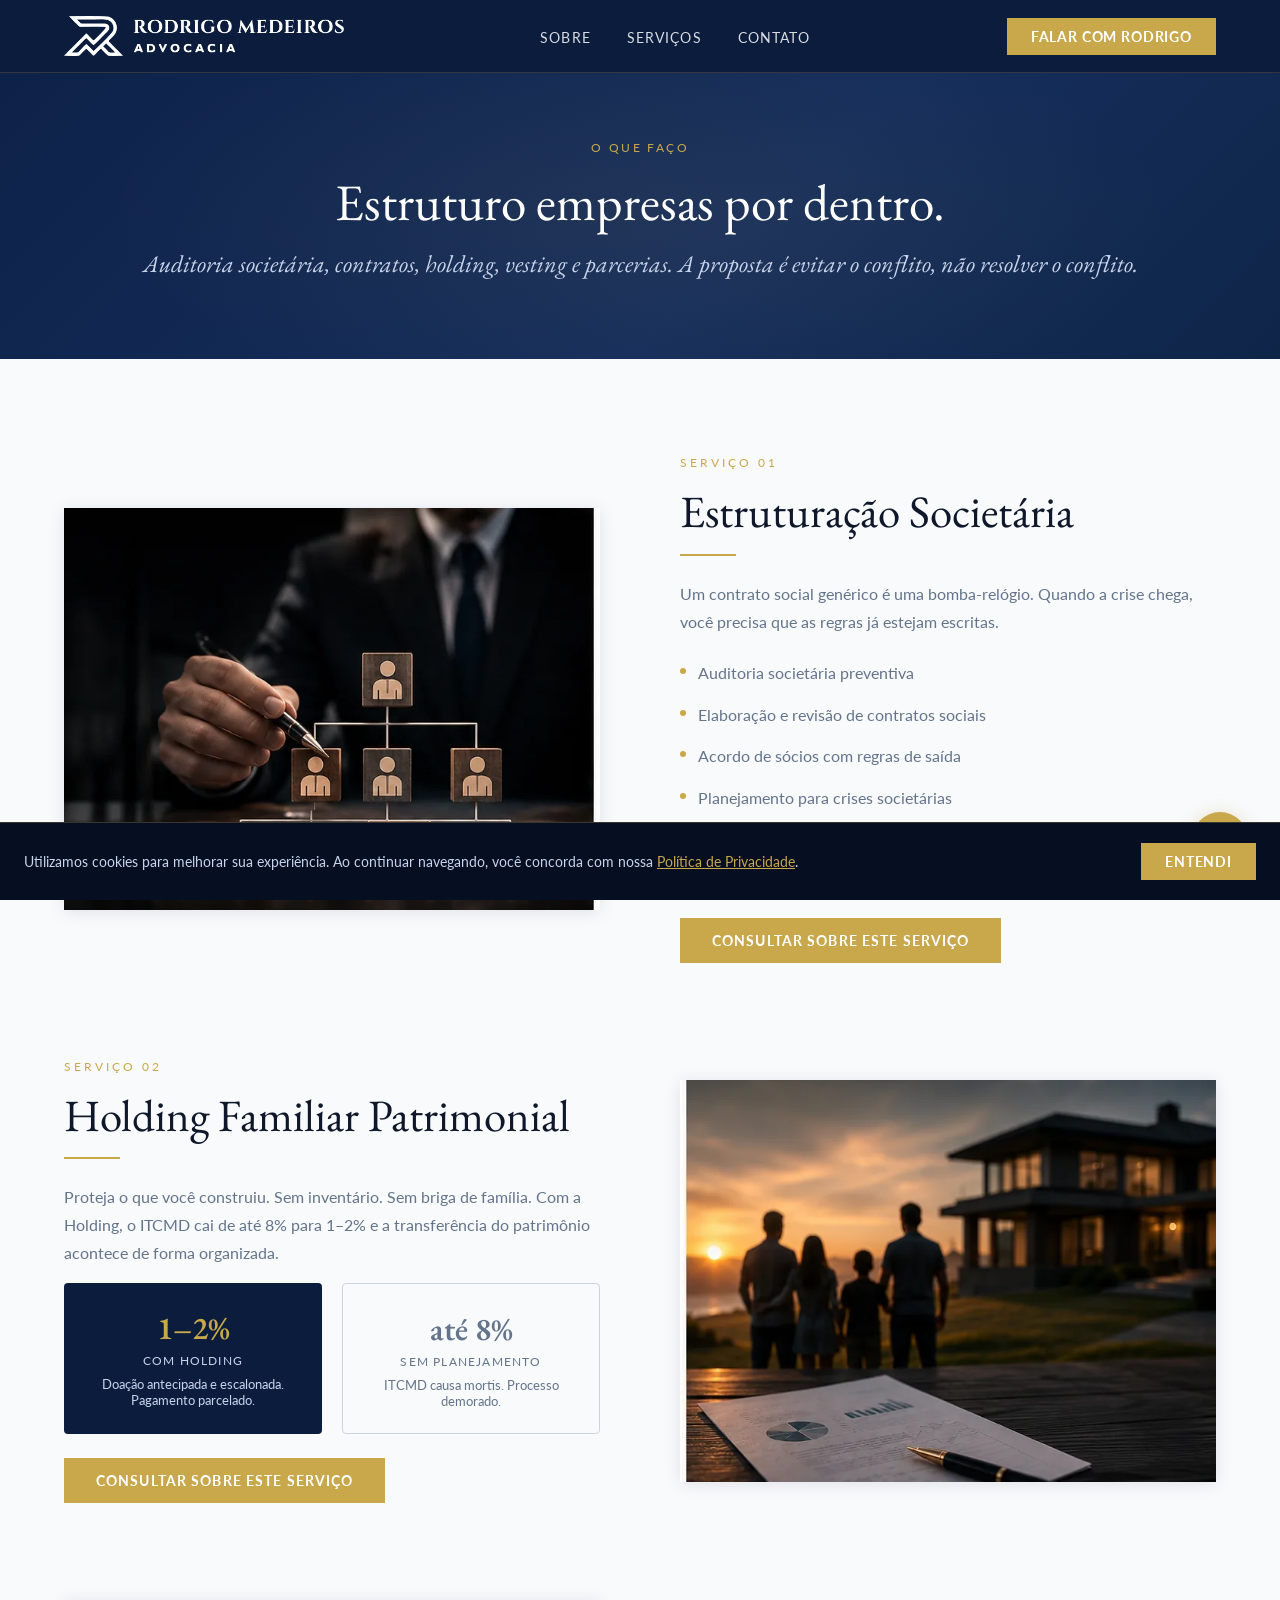
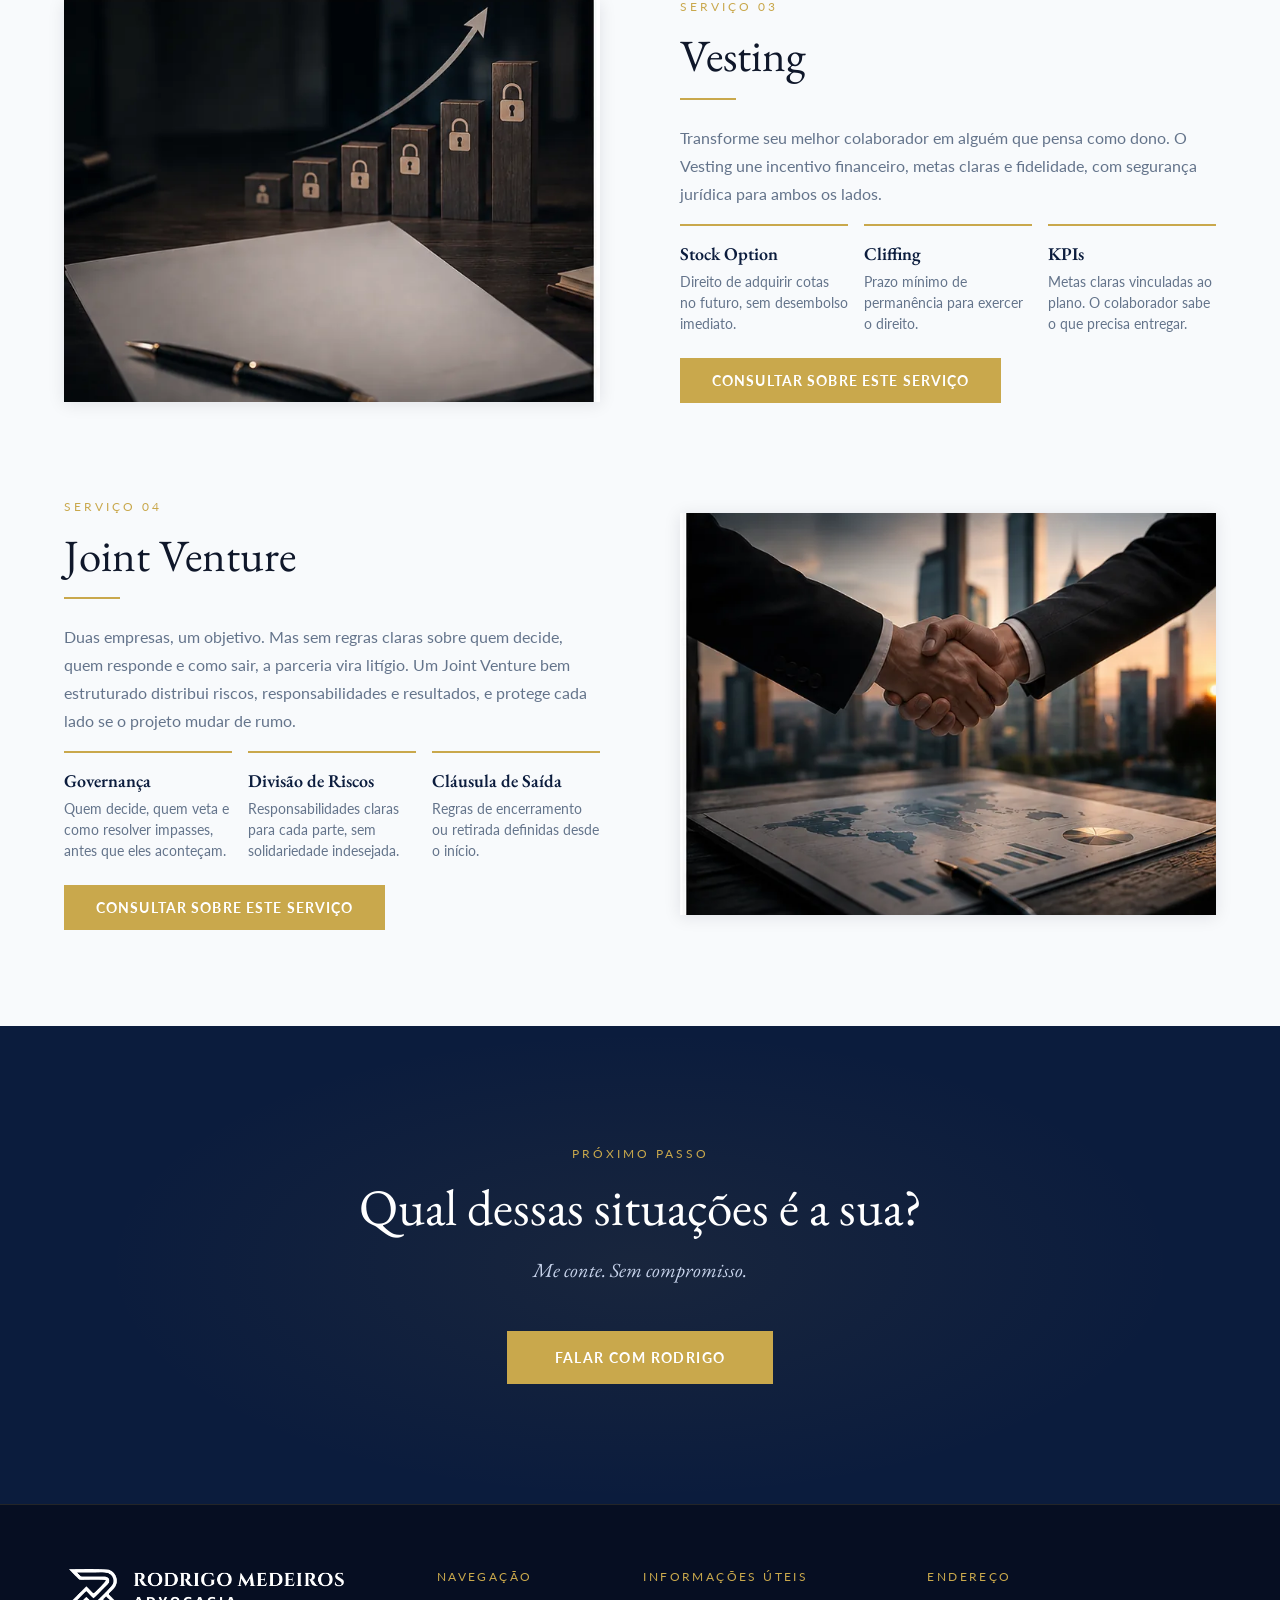
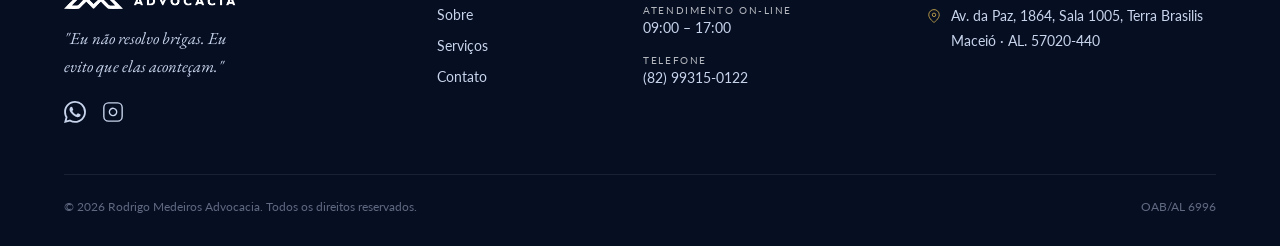
<file: servicos.html>
<!DOCTYPE html>
<html lang="pt-BR">
<head>
  <meta charset="UTF-8">
  <meta name="viewport" content="width=device-width, initial-scale=1.0">
  <title>Serviços Societários em Maceió/AL | Rodrigo Medeiros</title>
  <meta name="description" content="Auditoria societária, holding familiar, vesting e joint venture em Maceió/AL. Consultoria preventiva em Direito Societário com Rodrigo Medeiros Advocacia.">
  <meta name="robots" content="index, follow">
  <link rel="canonical" href="https://rmadvocaciaal.com.br/servicos.html">
  <meta property="og:type" content="website">
  <meta property="og:url" content="https://rmadvocaciaal.com.br/servicos.html">
  <meta property="og:title" content="Serviços Societários em Maceió/AL | Rodrigo Medeiros">
  <meta property="og:description" content="Auditoria societária, Estruturação de empresas, Holding Familiar, Vesting e Joint Venture em Maceió/AL. Consultoria preventiva para proteger sua empresa antes da crise chegar.">
  <meta property="og:image" content="https://rmadvocaciaal.com.br/assets/imagens/og-rodrigo-medeiros-advocacia.jpg">
  <meta property="og:image:width" content="1200">
  <meta property="og:image:height" content="630">
  <meta name="twitter:card" content="summary_large_image">
  <meta name="twitter:title" content="Serviços Societários em Maceió/AL | Rodrigo Medeiros">
  <meta name="twitter:description" content="Auditoria societária, Holding Familiar, Vesting e Joint Venture em Maceió/AL. Advocacia preventiva para empresários.">
  <meta name="twitter:image" content="https://rmadvocaciaal.com.br/assets/imagens/og-rodrigo-medeiros-advocacia.jpg">
  <!-- Fontes -->
  <link rel="preconnect" href="https://fonts.googleapis.com">
  <link rel="preconnect" href="https://fonts.gstatic.com" crossorigin>
  <link rel="stylesheet" href="https://fonts.googleapis.com/css2?family=EB+Garamond:ital,wght@0,400;0,500;0,600;0,700;1,400;1,500&family=Lato:wght@300;400;700&display=swap">

  <!-- Favicon e PWA -->
  <link rel="icon" type="image/png" href="assets/imagens/favicon.png">
  <link rel="apple-touch-icon" href="assets/imagens/apple-touch-icon.png">
  <link rel="manifest" href="manifest.json">
  <meta name="theme-color" content="#0B1C3D">
  <meta name="apple-mobile-web-app-capable" content="yes">

  <!-- Google tag (gtag.js) -->
  <script async src="https://www.googletagmanager.com/gtag/js?id=G-XJ2L8GVQXQ"></script>
  <script>
    window.dataLayer = window.dataLayer || [];
    function gtag(){dataLayer.push(arguments);}
    gtag('js', new Date());

    gtag('config', 'G-XJ2L8GVQXQ');
  </script>

  <link rel="stylesheet" href="css/style.css">

  <script type="application/ld+json">
  {
    "@context": "https://schema.org",
    "@type": "LegalService",
    "name": "Rodrigo Medeiros Advocacia",
    "url": "https://rmadvocaciaal.com.br/servicos.html",
    "telephone": "+5582993150122",
    "description": "Auditoria societária, Estruturação Societária, Holding Familiar, Vesting e Joint Venture em Maceió/AL.",
    "areaServed": ["Maceió", "Alagoas", "Brasil"],
    "hasOfferCatalog": {
      "@type": "OfferCatalog",
      "name": "Serviços de Direito Societário",
      "itemListElement": [
        { "@type": "Offer", "itemOffered": { "@type": "Service", "name": "Auditoria Societária" } },
        { "@type": "Offer", "itemOffered": { "@type": "Service", "name": "Estruturação Societária" } },
        { "@type": "Offer", "itemOffered": { "@type": "Service", "name": "Holding Familiar" } },
        { "@type": "Offer", "itemOffered": { "@type": "Service", "name": "Vesting" } },
        { "@type": "Offer", "itemOffered": { "@type": "Service", "name": "Joint Venture" } }
      ]
    },
    "address": {
      "@type": "PostalAddress",
      "streetAddress": "Av. da Paz, 1864, Sala 1005",
      "addressLocality": "Maceió",
      "addressRegion": "AL",
      "postalCode": "57020-440",
      "addressCountry": "BR"
    }
  }
  </script>
</head>
<body>

  <a class="skip-link" href="#main-content">Ir para o conteúdo</a>

  <nav class="nav" id="nav" role="navigation" aria-label="Navegação principal">
    <div class="container">
      <div class="nav__inner">
        <a href="/" class="nav__logo" aria-label="Rodrigo Medeiros Advocacia — página inicial">
          <img src="assets/imagens/logo-rodrigo-medeiros-advocacia.png" alt="Logo Rodrigo Medeiros Advocacia" width="160" height="40">
        </a>
        <ul class="nav__links" id="nav-links" role="list">
          <li><a href="sobre.html">Sobre</a></li>
          <li><a href="servicos.html" aria-current="page">Serviços</a></li>
          <li><a href="contato.html">Contato</a></li>
        </ul>
        <a href="contato.html" class="nav__cta">Falar com Rodrigo</a>
        <button class="nav__toggle" id="nav-toggle" aria-label="Abrir menu" aria-expanded="false" aria-controls="nav-links">
          <span></span><span></span><span></span>
        </button>
      </div>
    </div>
  </nav>

  <section class="page-hero" aria-label="Serviços">
    <div class="container">
      <p class="page-hero__eyebrow fade-in">O que faço</p>
      <h1 class="page-hero__heading fade-in">Estruturo empresas por dentro.</h1>
      <p class="page-hero__sub fade-in">Auditoria societária, contratos, holding, vesting e parcerias. A proposta é evitar o conflito, não resolver o conflito.</p>
    </div>
  </section>

  <section class="service-detail" aria-label="Serviços detalhados">
    <div class="container">

      <!-- Estruturação Societária -->
      <div class="service-block fade-in" id="societaria">
        <div>
          <img
            class="service-block__img"
            src="assets/imagens/estruturacao-societaria-auditoria-contrato-maceio.webp"
            alt="Estruturação societária e auditoria de contrato social em Maceió/AL"
            width="560" height="420"
            loading="lazy"
          >
        </div>
        <div>
          <p class="section-eyebrow">Serviço 01</p>
          <h2 class="section-heading">Estruturação Societária</h2>
          <div class="divider-gold"></div>
          <p style="color: var(--texto-suave); font-size: 1rem; line-height: 1.75; margin-bottom: 16px;">
            Um contrato social genérico é uma bomba-relógio. Quando a crise chega, você precisa que as regras já estejam escritas.
          </p>
          <ul class="service-block__list">
            <li>Auditoria societária preventiva</li>
            <li>Elaboração e revisão de contratos sociais</li>
            <li>Acordo de sócios com regras de saída</li>
            <li>Planejamento para crises societárias</li>
            <li>Reorganização societária sem litígio</li>
            <li>Prevenção de conflitos entre sócios</li>
          </ul>
          <a href="contato.html" class="btn-primary">Consultar sobre este serviço</a>
        </div>
      </div>

      <!-- Holding Familiar -->
      <div class="service-block reverse fade-in" id="holding">
        <div>
          <img
            class="service-block__img"
            src="assets/imagens/holding-familiar-patrimonial-planejamento-maceio.webp"
            alt="Holding familiar patrimonial e planejamento sucessório em Maceió/AL"
            width="560" height="420"
            loading="lazy"
          >
        </div>
        <div>
          <p class="section-eyebrow">Serviço 02</p>
          <h2 class="section-heading">Holding Familiar Patrimonial</h2>
          <div class="divider-gold"></div>
          <p style="color: var(--texto-suave); font-size: 1rem; line-height: 1.75; margin-bottom: 16px;">
            Proteja o que você construiu. Sem inventário. Sem briga de família. Com a Holding, o ITCMD cai de até 8% para 1–2% e a transferência do patrimônio acontece de forma organizada.
          </p>
          <div style="display: grid; grid-template-columns: 1fr 1fr; gap: 20px; margin-bottom: 24px;">
            <div style="background: var(--azul); border-radius: 4px; padding: 24px; text-align: center;">
              <p style="font-family: var(--f-serif); font-size: 2rem; font-weight: 600; color: var(--dourado);">1–2%</p>
              <p style="font-size: 0.75rem; color: var(--texto-azul); margin-top: 4px; letter-spacing: 0.1em; text-transform: uppercase;">Com Holding</p>
              <p style="font-size: 0.8rem; color: var(--texto-azul); margin-top: 8px;">Doação antecipada e escalonada. Pagamento parcelado.</p>
            </div>
            <div style="background: var(--fundo); border: 1px solid var(--borda); border-radius: 4px; padding: 24px; text-align: center;">
              <p style="font-family: var(--f-serif); font-size: 2rem; font-weight: 600; color: var(--texto-suave);">até 8%</p>
              <p style="font-size: 0.75rem; color: var(--texto-suave); margin-top: 4px; letter-spacing: 0.1em; text-transform: uppercase;">Sem planejamento</p>
              <p style="font-size: 0.8rem; color: var(--texto-suave); margin-top: 8px;">ITCMD causa mortis. Processo demorado.</p>
            </div>
          </div>
          <a href="contato.html" class="btn-primary">Consultar sobre este serviço</a>
        </div>
      </div>

      <!-- Vesting -->
      <div class="service-block fade-in" id="vesting">
        <div>
          <img
            class="service-block__img"
            src="assets/imagens/vesting-advogado-societario-maceio-al.webp"
            alt="Vesting e stock option para retenção de talentos — advogado societário Maceió/AL"
            width="560" height="420"
            loading="lazy"
          >
        </div>
        <div>
          <p class="section-eyebrow">Serviço 03</p>
          <h2 class="section-heading">Vesting</h2>
          <div class="divider-gold"></div>
          <p style="color: var(--texto-suave); font-size: 1rem; line-height: 1.75; margin-bottom: 16px;">
            Transforme seu melhor colaborador em alguém que pensa como dono. O Vesting une incentivo financeiro, metas claras e fidelidade, com segurança jurídica para ambos os lados.
          </p>
          <div style="display: grid; grid-template-columns: 1fr 1fr 1fr; gap: 16px; margin-bottom: 24px;">
            <div style="border-top: 2px solid var(--dourado); padding-top: 16px;">
              <p style="font-family: var(--f-serif); font-size: 1.125rem; font-weight: 600; color: var(--azul); margin-bottom: 6px;">Stock Option</p>
              <p style="font-size: 0.875rem; color: var(--texto-suave); line-height: 1.5;">Direito de adquirir cotas no futuro, sem desembolso imediato.</p>
            </div>
            <div style="border-top: 2px solid var(--dourado); padding-top: 16px;">
              <p style="font-family: var(--f-serif); font-size: 1.125rem; font-weight: 600; color: var(--azul); margin-bottom: 6px;">Cliffing</p>
              <p style="font-size: 0.875rem; color: var(--texto-suave); line-height: 1.5;">Prazo mínimo de permanência para exercer o direito.</p>
            </div>
            <div style="border-top: 2px solid var(--dourado); padding-top: 16px;">
              <p style="font-family: var(--f-serif); font-size: 1.125rem; font-weight: 600; color: var(--azul); margin-bottom: 6px;">KPIs</p>
              <p style="font-size: 0.875rem; color: var(--texto-suave); line-height: 1.5;">Metas claras vinculadas ao plano. O colaborador sabe o que precisa entregar.</p>
            </div>
          </div>
          <a href="contato.html" class="btn-primary">Consultar sobre este serviço</a>
        </div>
      </div>

      <!-- Joint Venture -->
      <div class="service-block reverse fade-in" id="jointventure">
        <div>
          <img
            class="service-block__img"
            src="assets/imagens/joint-venture-parceria-empresarial-maceio.webp"
            alt="Joint venture e parceria empresarial estruturada — direito societário Maceió/AL"
            width="560" height="420"
            loading="lazy"
          >
        </div>
        <div>
          <p class="section-eyebrow">Serviço 04</p>
          <h2 class="section-heading">Joint Venture</h2>
          <div class="divider-gold"></div>
          <p style="color: var(--texto-suave); font-size: 1rem; line-height: 1.75; margin-bottom: 16px;">
            Duas empresas, um objetivo. Mas sem regras claras sobre quem decide, quem responde e como sair, a parceria vira litígio. Um Joint Venture bem estruturado distribui riscos, responsabilidades e resultados, e protege cada lado se o projeto mudar de rumo.
          </p>
          <div style="display: grid; grid-template-columns: 1fr 1fr 1fr; gap: 16px; margin-bottom: 24px;">
            <div style="border-top: 2px solid var(--dourado); padding-top: 16px;">
              <p style="font-family: var(--f-serif); font-size: 1.125rem; font-weight: 600; color: var(--azul); margin-bottom: 6px;">Governança</p>
              <p style="font-size: 0.875rem; color: var(--texto-suave); line-height: 1.5;">Quem decide, quem veta e como resolver impasses, antes que eles aconteçam.</p>
            </div>
            <div style="border-top: 2px solid var(--dourado); padding-top: 16px;">
              <p style="font-family: var(--f-serif); font-size: 1.125rem; font-weight: 600; color: var(--azul); margin-bottom: 6px;">Divisão de Riscos</p>
              <p style="font-size: 0.875rem; color: var(--texto-suave); line-height: 1.5;">Responsabilidades claras para cada parte, sem solidariedade indesejada.</p>
            </div>
            <div style="border-top: 2px solid var(--dourado); padding-top: 16px;">
              <p style="font-family: var(--f-serif); font-size: 1.125rem; font-weight: 600; color: var(--azul); margin-bottom: 6px;">Cláusula de Saída</p>
              <p style="font-size: 0.875rem; color: var(--texto-suave); line-height: 1.5;">Regras de encerramento ou retirada definidas desde o início.</p>
            </div>
          </div>
          <a href="contato.html" class="btn-primary">Consultar sobre este serviço</a>
        </div>
      </div>

    </div>
  </section>

  <section class="cta-section" aria-labelledby="cta-servicos-heading">
    <div class="container">
      <p class="cta-section__eyebrow fade-in">Próximo passo</p>
      <h2 class="cta-section__heading fade-in" id="cta-servicos-heading">Qual dessas situações é a sua?</h2>
      <p class="cta-section__sub fade-in">Me conte. Sem compromisso.</p>
      <a href="contato.html" class="btn-dark fade-in">Falar com Rodrigo</a>
    </div>
  </section>

  <footer class="footer" role="contentinfo">
    <div class="container">
      <div class="footer__inner">
        <div>
          <a href="/" class="footer__logo">
            <img src="assets/imagens/logo-rodrigo-medeiros-advocacia.png" alt="Rodrigo Medeiros Advocacia" width="140" height="36">
          </a>
          <p class="footer__tagline">"Eu não resolvo brigas. Eu evito que elas aconteçam."</p>
          <div class="footer__social">
            <a href="https://wa.me/5582993150122" target="_blank" rel="noopener noreferrer" aria-label="WhatsApp">
              <svg width="20" height="20" viewBox="0 0 24 24" fill="currentColor" aria-hidden="true"><path d="M17.472 14.382c-.297-.149-1.758-.867-2.03-.967-.273-.099-.471-.148-.67.15-.197.297-.767.966-.94 1.164-.173.199-.347.223-.644.075-.297-.15-1.255-.463-2.39-1.475-.883-.788-1.48-1.761-1.653-2.059-.173-.297-.018-.458.13-.606.134-.133.298-.347.446-.52.149-.174.198-.298.298-.497.099-.198.05-.371-.025-.52-.075-.149-.669-1.612-.916-2.207-.242-.579-.487-.5-.669-.51-.173-.008-.371-.01-.57-.01-.198 0-.52.074-.792.372-.272.297-1.04 1.016-1.04 2.479 0 1.462 1.065 2.875 1.213 3.074.149.198 2.096 3.2 5.077 4.487.709.306 1.262.489 1.694.625.712.227 1.36.195 1.871.118.571-.085 1.758-.719 2.006-1.413.248-.694.248-1.289.173-1.413-.074-.124-.272-.198-.57-.347m-5.421 7.403h-.004a9.87 9.87 0 0 1-5.031-1.378l-.361-.214-3.741.982.998-3.648-.235-.374a9.86 9.86 0 0 1-1.51-5.26c.001-5.45 4.436-9.884 9.888-9.884 2.64 0 5.122 1.03 6.988 2.898a9.825 9.825 0 0 1 2.893 6.994c-.003 5.45-4.437 9.884-9.885 9.884m8.413-18.297A11.815 11.815 0 0 0 12.05 0C5.495 0 .16 5.335.157 11.892c0 2.096.547 4.142 1.588 5.945L.057 24l6.305-1.654a11.882 11.882 0 0 0 5.683 1.448h.005c6.554 0 11.89-5.335 11.893-11.893a11.821 11.821 0 0 0-3.48-8.413Z"/></svg>
            </a>
            <a href="https://www.instagram.com/advogado.rodrigomedeiros/" target="_blank" rel="noopener noreferrer" aria-label="Instagram">
              <svg width="20" height="20" viewBox="0 0 24 24" fill="none" stroke="currentColor" stroke-width="1.5" aria-hidden="true"><rect x="2" y="2" width="20" height="20" rx="5"/><path d="M16 11.37A4 4 0 1 1 12.63 8 4 4 0 0 1 16 11.37z"/><line x1="17.5" y1="6.5" x2="17.51" y2="6.5"/></svg>
            </a>
          </div>
        </div>
        <div>
          <p class="footer__heading">Navegação</p>
          <ul class="footer__links" role="list">
            <li><a href="sobre.html">Sobre</a></li>
            <li><a href="servicos.html">Serviços</a></li>
            <li><a href="contato.html">Contato</a></li>
          </ul>
        </div>
        <div>
          <p class="footer__heading">Informações úteis</p>
          <div class="footer__info">
            <div class="footer__info-item">
              <span class="footer__info-label">Atendimento on-line</span>
              <span class="footer__info-value">09:00 – 17:00</span>
            </div>
            <div class="footer__info-item">
              <span class="footer__info-label">Telefone</span>
              <a href="tel:+5582993150122" class="footer__info-value">(82) 99315-0122</a>
            </div>
          </div>
        </div>
        <div>
          <p class="footer__heading">Endereço</p>
          <div class="footer__address-wrap">
            <svg class="footer__address-icon" width="14" height="14" viewBox="0 0 24 24" fill="none" stroke="currentColor" stroke-width="1.5" aria-hidden="true"><path d="M21 10c0 7-9 13-9 13S3 17 3 10a9 9 0 0 1 18 0z"/><circle cx="12" cy="10" r="3"/></svg>
            <address class="footer__address">
              Av. da Paz, 1864, Sala 1005, Terra Brasilis<br>
              Maceió · AL. 57020-440
            </address>
          </div>
        </div>
      </div>
      <div class="footer__bottom">
        <p class="footer__copy">© 2026 Rodrigo Medeiros Advocacia. Todos os direitos reservados.</p>
        <p class="footer__oab">OAB/AL 6996</p>
      </div>
    </div>
  </footer>

  <a href="https://wa.me/5582993150122" class="whatsapp-float" target="_blank" rel="noopener noreferrer" aria-label="Falar no WhatsApp">
    <svg viewBox="0 0 24 24" aria-hidden="true"><path d="M17.472 14.382c-.297-.149-1.758-.867-2.03-.967-.273-.099-.471-.148-.67.15-.197.297-.767.966-.94 1.164-.173.199-.347.223-.644.075-.297-.15-1.255-.463-2.39-1.475-.883-.788-1.48-1.761-1.653-2.059-.173-.297-.018-.458.13-.606.134-.133.298-.347.446-.52.149-.174.198-.298.298-.497.099-.198.05-.371-.025-.52-.075-.149-.669-1.612-.916-2.207-.242-.579-.487-.5-.669-.51-.173-.008-.371-.01-.57-.01-.198 0-.52.074-.792.372-.272.297-1.04 1.016-1.04 2.479 0 1.462 1.065 2.875 1.213 3.074.149.198 2.096 3.2 5.077 4.487.709.306 1.262.489 1.694.625.712.227 1.36.195 1.871.118.571-.085 1.758-.719 2.006-1.413.248-.694.248-1.289.173-1.413-.074-.124-.272-.198-.57-.347m-5.421 7.403h-.004a9.87 9.87 0 0 1-5.031-1.378l-.361-.214-3.741.982.998-3.648-.235-.374a9.86 9.86 0 0 1-1.51-5.26c.001-5.45 4.436-9.884 9.888-9.884 2.64 0 5.122 1.03 6.988 2.898a9.825 9.825 0 0 1 2.893 6.994c-.003 5.45-4.437 9.884-9.885 9.884m8.413-18.297A11.815 11.815 0 0 0 12.05 0C5.495 0 .16 5.335.157 11.892c0 2.096.547 4.142 1.588 5.945L.057 24l6.305-1.654a11.882 11.882 0 0 0 5.683 1.448h.005c6.554 0 11.89-5.335 11.893-11.893a11.821 11.821 0 0 0-3.48-8.413Z"/></svg>
  </a>

  <div class="cookie-banner" id="cookie-banner" role="alert" aria-live="polite">
    <p>Utilizamos cookies para melhorar sua experiência. Ao continuar navegando, você concorda com nossa <a href="/privacidade.html">Política de Privacidade</a>.</p>
    <button class="cookie-btn" id="cookie-accept">Entendi</button>
  </div>

  <script src="js/main.js" defer></script>
</body>
</html>
</file>
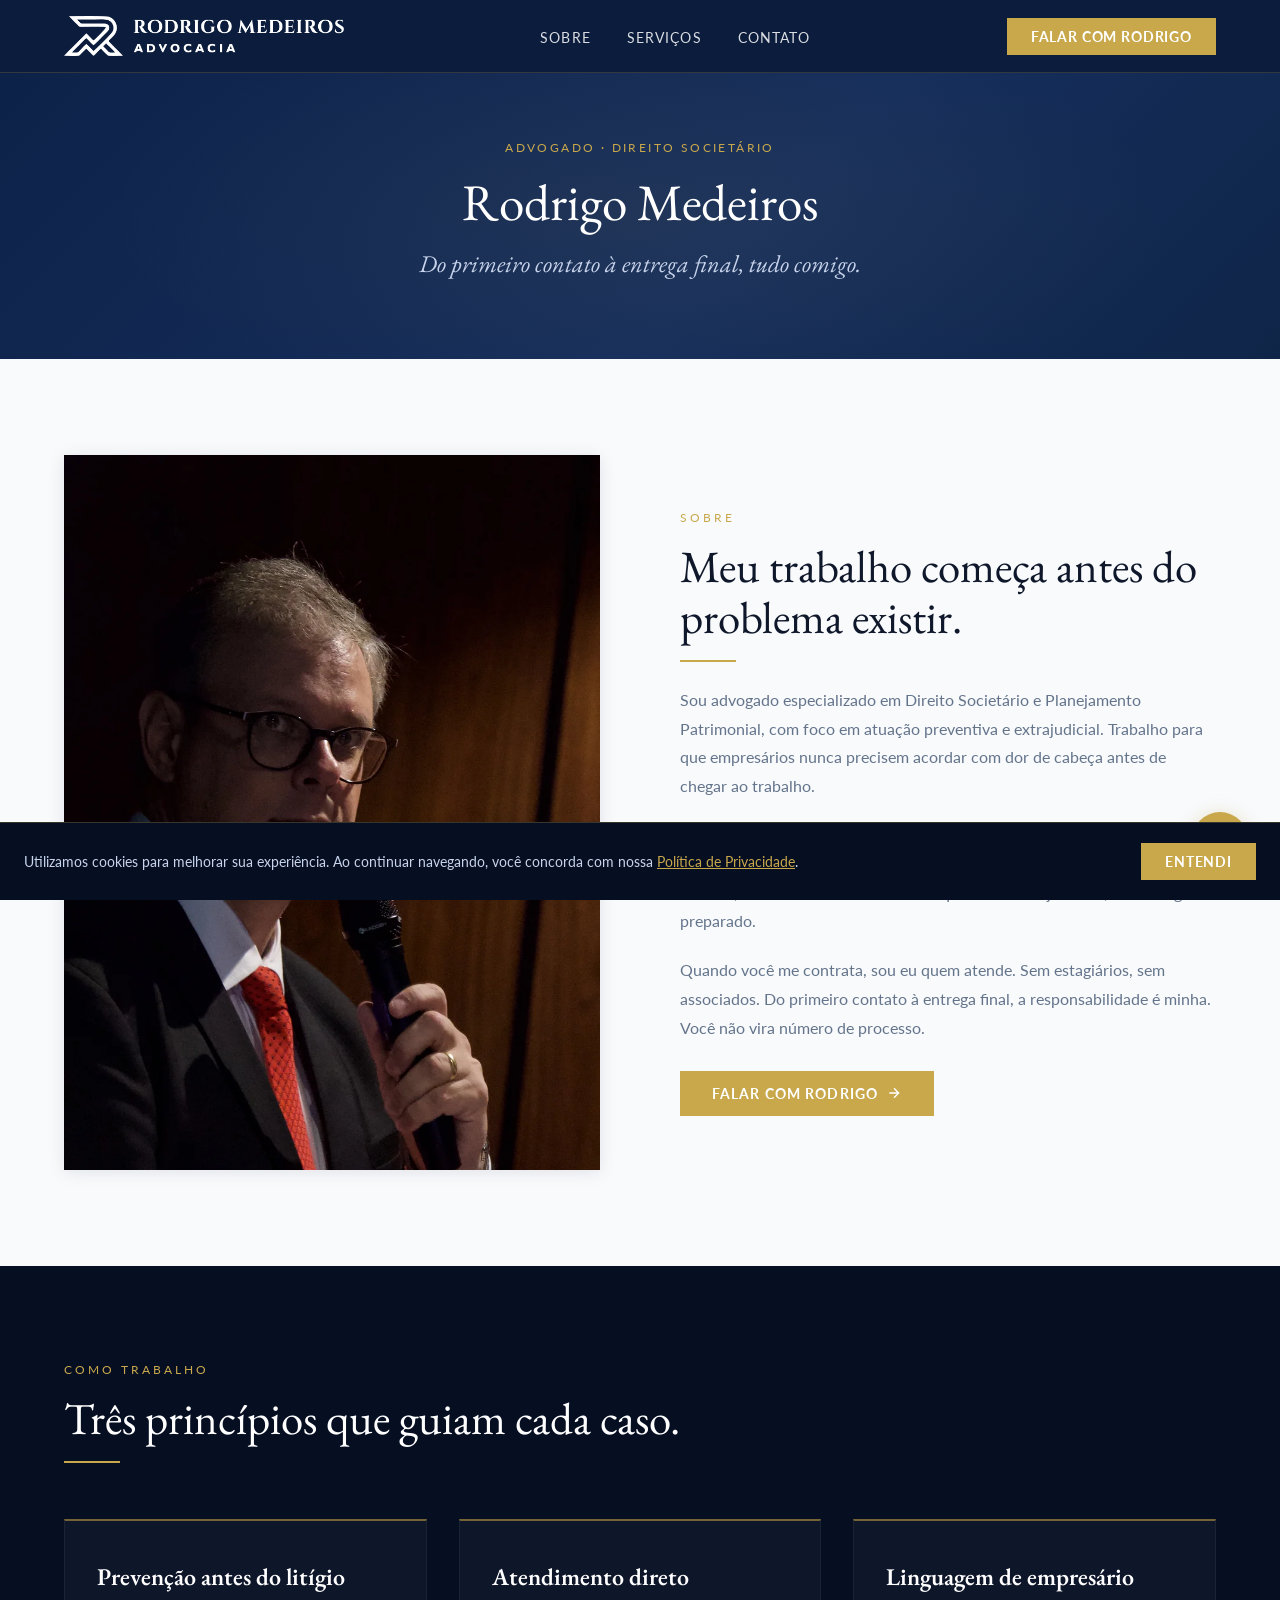
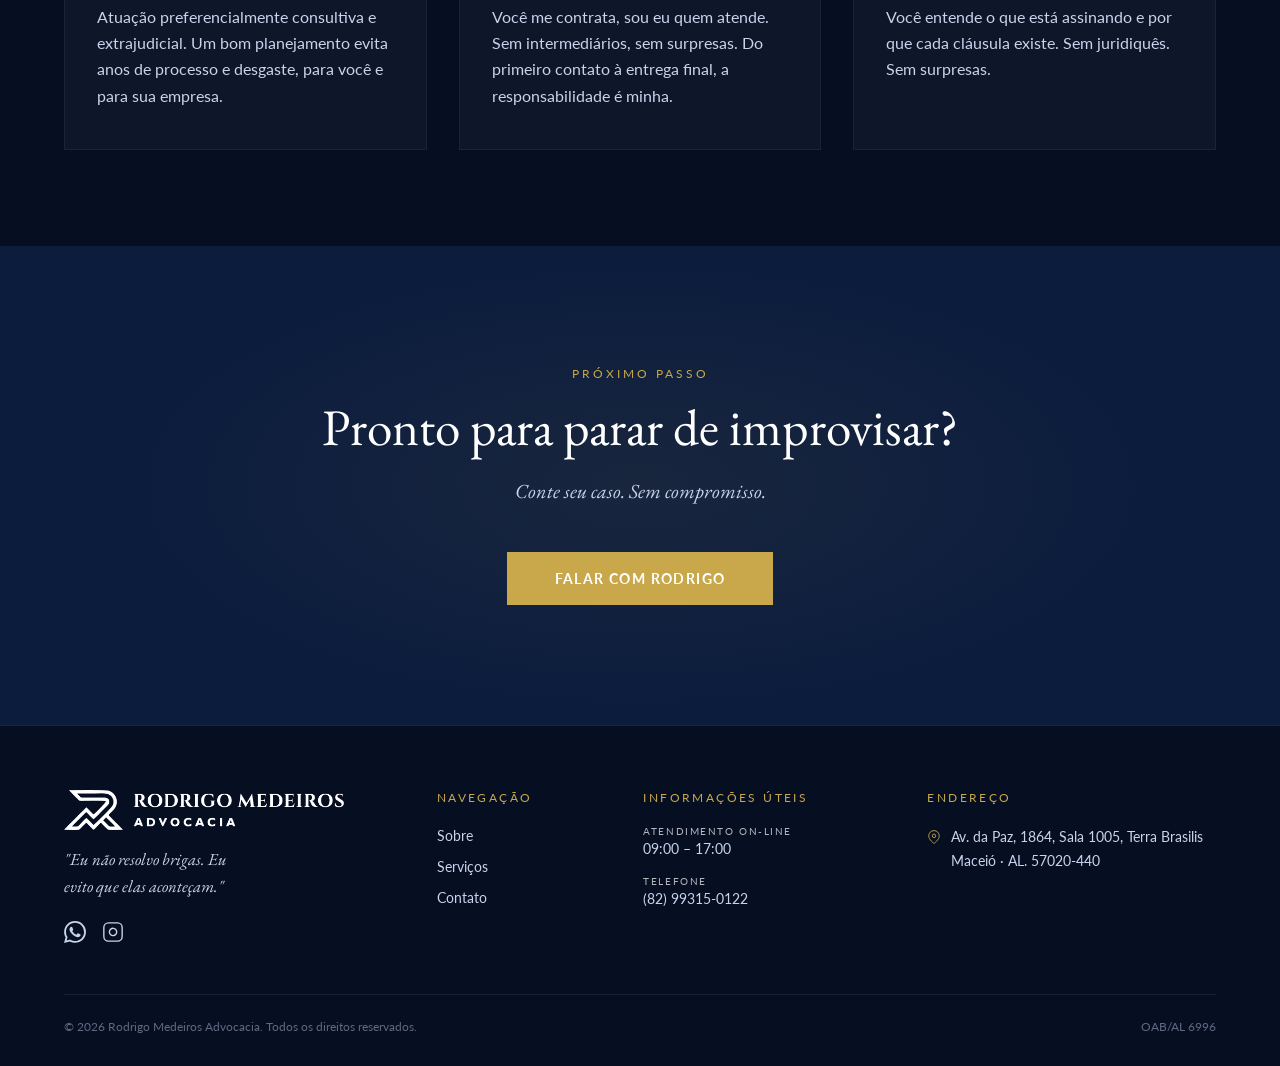
<file: sobre.html>
<!DOCTYPE html>
<html lang="pt-BR">
<head>
  <meta charset="UTF-8">
  <meta name="viewport" content="width=device-width, initial-scale=1.0">
  <title>Rodrigo Medeiros | Advogado Societário em Maceió/AL</title>
  <meta name="description" content="Rodrigo Medeiros, advogado em Direito Societário em Maceió/AL. Consultoria preventiva, auditoria societária, holding familiar e planejamento patrimonial.">
  <meta name="robots" content="index, follow">
  <link rel="canonical" href="https://rmadvocaciaal.com.br/sobre.html">
  <meta property="og:type" content="profile">
  <meta property="og:url" content="https://rmadvocaciaal.com.br/sobre.html">
  <meta property="og:title" content="Rodrigo Medeiros | Advogado Societário em Maceió/AL">
  <meta property="og:description" content="Rodrigo Medeiros é advogado especialista em Direito Societário e Planejamento Patrimonial em Maceió/AL. Atendimento direto, sem estagiários, do primeiro contato à entrega final.">
  <meta property="og:image" content="https://rmadvocaciaal.com.br/assets/imagens/og-rodrigo-medeiros-advocacia.jpg">
  <meta property="og:image:width" content="1200">
  <meta property="og:image:height" content="630">
  <meta name="twitter:card" content="summary_large_image">
  <meta name="twitter:title" content="Rodrigo Medeiros | Advogado Societário em Maceió/AL">
  <meta name="twitter:description" content="Advogado especialista em Direito Societário e Planejamento Patrimonial em Maceió/AL. Atendimento direto, sem estagiários.">
  <meta name="twitter:image" content="https://rmadvocaciaal.com.br/assets/imagens/og-rodrigo-medeiros-advocacia.jpg">
  <!-- Fontes -->
  <link rel="preconnect" href="https://fonts.googleapis.com">
  <link rel="preconnect" href="https://fonts.gstatic.com" crossorigin>
  <link rel="stylesheet" href="https://fonts.googleapis.com/css2?family=EB+Garamond:ital,wght@0,400;0,500;0,600;0,700;1,400;1,500&family=Lato:wght@300;400;700&display=swap">

  <!-- Favicon e PWA -->
  <link rel="icon" type="image/png" href="assets/imagens/favicon.png">
  <link rel="apple-touch-icon" href="assets/imagens/apple-touch-icon.png">
  <link rel="manifest" href="manifest.json">
  <meta name="theme-color" content="#0B1C3D">
  <meta name="apple-mobile-web-app-capable" content="yes">

  <!-- Google tag (gtag.js) -->
  <script async src="https://www.googletagmanager.com/gtag/js?id=G-XJ2L8GVQXQ"></script>
  <script>
    window.dataLayer = window.dataLayer || [];
    function gtag(){dataLayer.push(arguments);}
    gtag('js', new Date());

    gtag('config', 'G-XJ2L8GVQXQ');
  </script>

  <link rel="stylesheet" href="css/style.css">

  <script type="application/ld+json">
  {
    "@context": "https://schema.org",
    "@type": "Person",
    "name": "Rodrigo Medeiros",
    "jobTitle": "Advogado Especialista em Direito Societário",
    "url": "https://rmadvocaciaal.com.br/sobre.html",
    "telephone": "+5582993150122",
    "image": "https://rmadvocaciaal.com.br/assets/imagens/og-rodrigo-medeiros-advocacia.jpg",
    "worksFor": {
      "@type": "LegalService",
      "name": "Rodrigo Medeiros Advocacia",
      "url": "https://rmadvocaciaal.com.br"
    },
    "address": {
      "@type": "PostalAddress",
      "streetAddress": "Av. da Paz, 1864, Sala 1005",
      "addressLocality": "Maceió",
      "addressRegion": "AL",
      "postalCode": "57020-440",
      "addressCountry": "BR"
    },
    "sameAs": ["https://www.instagram.com/advogado.rodrigomedeiros/"]
  }
  </script>
</head>
<body>

  <a class="skip-link" href="#main-content">Ir para o conteúdo</a>

  <nav class="nav" id="nav" role="navigation" aria-label="Navegação principal">
    <div class="container">
      <div class="nav__inner">
        <a href="/" class="nav__logo" aria-label="Rodrigo Medeiros Advocacia — página inicial">
          <img src="assets/imagens/logo-rodrigo-medeiros-advocacia.png" alt="Logo Rodrigo Medeiros Advocacia" width="160" height="40">
        </a>
        <ul class="nav__links" id="nav-links" role="list">
          <li><a href="sobre.html" aria-current="page">Sobre</a></li>
          <li><a href="servicos.html">Serviços</a></li>
          <li><a href="contato.html">Contato</a></li>
        </ul>
        <a href="contato.html" class="nav__cta">Falar com Rodrigo</a>
        <button class="nav__toggle" id="nav-toggle" aria-label="Abrir menu" aria-expanded="false" aria-controls="nav-links">
          <span></span><span></span><span></span>
        </button>
      </div>
    </div>
  </nav>

  <section class="page-hero" aria-label="Sobre Rodrigo Medeiros">
    <div class="container">
      <p class="page-hero__eyebrow fade-in">Advogado · Direito Societário</p>
      <h1 class="page-hero__heading fade-in">Rodrigo Medeiros</h1>
      <p class="page-hero__sub fade-in">Do primeiro contato à entrega final, tudo comigo.</p>
    </div>
  </section>

  <section class="about-bio" aria-labelledby="bio-heading">
    <div class="container">
      <div class="about-bio__inner">
        <div class="fade-in">
          <img
            class="about-bio__photo"
            src="assets/imagens/rodrigo-medeiros-advogado-empresarial-maceio-al.webp"
            alt="Rodrigo Medeiros, advogado de Direito Societário em Maceió, Alagoas"
            width="560" height="747"
            loading="lazy"
          >
        </div>
        <div class="fade-in">
          <p class="section-eyebrow">Sobre</p>
          <h2 class="section-heading" id="bio-heading">Meu trabalho começa antes do problema existir.</h2>
          <div class="divider-gold"></div>
          <p class="about-bio__text">
            Sou advogado especializado em Direito Societário e Planejamento Patrimonial, com foco em atuação preventiva e extrajudicial. Trabalho para que empresários nunca precisem acordar com dor de cabeça antes de chegar ao trabalho.
          </p>
          <p class="about-bio__text">
            Faço auditoria societária, reestruturação de contratos sociais, holding familiar, vesting e planejamento sucessório. A proposta é simples: evitar o conflito, não resolver o conflito. Mas quando a crise já existe, você chega preparado.
          </p>
          <p class="about-bio__text">
            Quando você me contrata, sou eu quem atende. Sem estagiários, sem associados. Do primeiro contato à entrega final, a responsabilidade é minha. Você não vira número de processo.
          </p>
          <a href="contato.html" class="btn-primary" style="margin-top: 8px;">
            Falar com Rodrigo
            <svg width="16" height="16" viewBox="0 0 24 24" fill="none" stroke="currentColor" stroke-width="2" aria-hidden="true"><path d="M5 12h14M12 5l7 7-7 7"/></svg>
          </a>
        </div>
      </div>
    </div>
  </section>

  <section class="about-values" aria-labelledby="values-heading">
    <div class="container">
      <p class="section-eyebrow fade-in">Como trabalho</p>
      <h2 class="section-heading fade-in" id="values-heading">Três princípios que guiam cada caso.</h2>
      <div class="divider-gold fade-in"></div>
      <div class="values-grid">
        <div class="value-item fade-in">
          <h3 class="value-item__title">Prevenção antes do litígio</h3>
          <p class="value-item__text">Atuação preferencialmente consultiva e extrajudicial. Um bom planejamento evita anos de processo e desgaste, para você e para sua empresa.</p>
        </div>
        <div class="value-item fade-in">
          <h3 class="value-item__title">Atendimento direto</h3>
          <p class="value-item__text">Você me contrata, sou eu quem atende. Sem intermediários, sem surpresas. Do primeiro contato à entrega final, a responsabilidade é minha.</p>
        </div>
        <div class="value-item fade-in">
          <h3 class="value-item__title">Linguagem de empresário</h3>
          <p class="value-item__text">Você entende o que está assinando e por que cada cláusula existe. Sem juridiquês. Sem surpresas.</p>
        </div>
      </div>
    </div>
  </section>

  <section class="cta-section" aria-labelledby="cta-sobre-heading">
    <div class="container">
      <p class="cta-section__eyebrow fade-in">Próximo passo</p>
      <h2 class="cta-section__heading fade-in" id="cta-sobre-heading">Pronto para parar de improvisar?</h2>
      <p class="cta-section__sub fade-in">Conte seu caso. Sem compromisso.</p>
      <a href="contato.html" class="btn-dark fade-in">Falar com Rodrigo</a>
    </div>
  </section>

  <footer class="footer" role="contentinfo">
    <div class="container">
      <div class="footer__inner">
        <div>
          <a href="/" class="footer__logo">
            <img src="assets/imagens/logo-rodrigo-medeiros-advocacia.png" alt="Rodrigo Medeiros Advocacia" width="140" height="36">
          </a>
          <p class="footer__tagline">"Eu não resolvo brigas. Eu evito que elas aconteçam."</p>
          <div class="footer__social">
            <a href="https://wa.me/5582993150122" target="_blank" rel="noopener noreferrer" aria-label="WhatsApp">
              <svg width="20" height="20" viewBox="0 0 24 24" fill="currentColor" aria-hidden="true"><path d="M17.472 14.382c-.297-.149-1.758-.867-2.03-.967-.273-.099-.471-.148-.67.15-.197.297-.767.966-.94 1.164-.173.199-.347.223-.644.075-.297-.15-1.255-.463-2.39-1.475-.883-.788-1.48-1.761-1.653-2.059-.173-.297-.018-.458.13-.606.134-.133.298-.347.446-.52.149-.174.198-.298.298-.497.099-.198.05-.371-.025-.52-.075-.149-.669-1.612-.916-2.207-.242-.579-.487-.5-.669-.51-.173-.008-.371-.01-.57-.01-.198 0-.52.074-.792.372-.272.297-1.04 1.016-1.04 2.479 0 1.462 1.065 2.875 1.213 3.074.149.198 2.096 3.2 5.077 4.487.709.306 1.262.489 1.694.625.712.227 1.36.195 1.871.118.571-.085 1.758-.719 2.006-1.413.248-.694.248-1.289.173-1.413-.074-.124-.272-.198-.57-.347m-5.421 7.403h-.004a9.87 9.87 0 0 1-5.031-1.378l-.361-.214-3.741.982.998-3.648-.235-.374a9.86 9.86 0 0 1-1.51-5.26c.001-5.45 4.436-9.884 9.888-9.884 2.64 0 5.122 1.03 6.988 2.898a9.825 9.825 0 0 1 2.893 6.994c-.003 5.45-4.437 9.884-9.885 9.884m8.413-18.297A11.815 11.815 0 0 0 12.05 0C5.495 0 .16 5.335.157 11.892c0 2.096.547 4.142 1.588 5.945L.057 24l6.305-1.654a11.882 11.882 0 0 0 5.683 1.448h.005c6.554 0 11.89-5.335 11.893-11.893a11.821 11.821 0 0 0-3.48-8.413Z"/></svg>
            </a>
            <a href="https://www.instagram.com/advogado.rodrigomedeiros/" target="_blank" rel="noopener noreferrer" aria-label="Instagram">
              <svg width="20" height="20" viewBox="0 0 24 24" fill="none" stroke="currentColor" stroke-width="1.5" aria-hidden="true"><rect x="2" y="2" width="20" height="20" rx="5"/><path d="M16 11.37A4 4 0 1 1 12.63 8 4 4 0 0 1 16 11.37z"/><line x1="17.5" y1="6.5" x2="17.51" y2="6.5"/></svg>
            </a>
          </div>
        </div>
        <div>
          <p class="footer__heading">Navegação</p>
          <ul class="footer__links" role="list">
            <li><a href="sobre.html">Sobre</a></li>
            <li><a href="servicos.html">Serviços</a></li>
            <li><a href="contato.html">Contato</a></li>
          </ul>
        </div>
        <div>
          <p class="footer__heading">Informações úteis</p>
          <div class="footer__info">
            <div class="footer__info-item">
              <span class="footer__info-label">Atendimento on-line</span>
              <span class="footer__info-value">09:00 – 17:00</span>
            </div>
            <div class="footer__info-item">
              <span class="footer__info-label">Telefone</span>
              <a href="tel:+5582993150122" class="footer__info-value">(82) 99315-0122</a>
            </div>
          </div>
        </div>
        <div>
          <p class="footer__heading">Endereço</p>
          <div class="footer__address-wrap">
            <svg class="footer__address-icon" width="14" height="14" viewBox="0 0 24 24" fill="none" stroke="currentColor" stroke-width="1.5" aria-hidden="true"><path d="M21 10c0 7-9 13-9 13S3 17 3 10a9 9 0 0 1 18 0z"/><circle cx="12" cy="10" r="3"/></svg>
            <address class="footer__address">
              Av. da Paz, 1864, Sala 1005, Terra Brasilis<br>
              Maceió · AL. 57020-440
            </address>
          </div>
        </div>
      </div>
      <div class="footer__bottom">
        <p class="footer__copy">© 2026 Rodrigo Medeiros Advocacia. Todos os direitos reservados.</p>
        <p class="footer__oab">OAB/AL 6996</p>
      </div>
    </div>
  </footer>

  <a href="https://wa.me/5582993150122" class="whatsapp-float" target="_blank" rel="noopener noreferrer" aria-label="Falar no WhatsApp">
    <svg viewBox="0 0 24 24" aria-hidden="true"><path d="M17.472 14.382c-.297-.149-1.758-.867-2.03-.967-.273-.099-.471-.148-.67.15-.197.297-.767.966-.94 1.164-.173.199-.347.223-.644.075-.297-.15-1.255-.463-2.39-1.475-.883-.788-1.48-1.761-1.653-2.059-.173-.297-.018-.458.13-.606.134-.133.298-.347.446-.52.149-.174.198-.298.298-.497.099-.198.05-.371-.025-.52-.075-.149-.669-1.612-.916-2.207-.242-.579-.487-.5-.669-.51-.173-.008-.371-.01-.57-.01-.198 0-.52.074-.792.372-.272.297-1.04 1.016-1.04 2.479 0 1.462 1.065 2.875 1.213 3.074.149.198 2.096 3.2 5.077 4.487.709.306 1.262.489 1.694.625.712.227 1.36.195 1.871.118.571-.085 1.758-.719 2.006-1.413.248-.694.248-1.289.173-1.413-.074-.124-.272-.198-.57-.347m-5.421 7.403h-.004a9.87 9.87 0 0 1-5.031-1.378l-.361-.214-3.741.982.998-3.648-.235-.374a9.86 9.86 0 0 1-1.51-5.26c.001-5.45 4.436-9.884 9.888-9.884 2.64 0 5.122 1.03 6.988 2.898a9.825 9.825 0 0 1 2.893 6.994c-.003 5.45-4.437 9.884-9.885 9.884m8.413-18.297A11.815 11.815 0 0 0 12.05 0C5.495 0 .16 5.335.157 11.892c0 2.096.547 4.142 1.588 5.945L.057 24l6.305-1.654a11.882 11.882 0 0 0 5.683 1.448h.005c6.554 0 11.89-5.335 11.893-11.893a11.821 11.821 0 0 0-3.48-8.413Z"/></svg>
  </a>

  <div class="cookie-banner" id="cookie-banner" role="alert" aria-live="polite">
    <p>Utilizamos cookies para melhorar sua experiência. Ao continuar navegando, você concorda com nossa <a href="/privacidade.html">Política de Privacidade</a>.</p>
    <button class="cookie-btn" id="cookie-accept">Entendi</button>
  </div>

  <script src="js/main.js" defer></script>
</body>
</html>
</file>
<file: css/style.css>
/* =====================================================
   RODRIGO MEDEIROS ADVOCACIA — Design System
   ===================================================== */

/* ── Tokens ── */
:root {
  --azul:        #0B1C3D;
  --azul-escuro: #060E22;
  --dourado:     #C9A84C;
  --dourado-cl:  #E2C462;
  --fundo:       #F8FAFC;
  --branco:      #FFFFFF;
  --texto:       #0F172A;
  --texto-suave: #64748B;
  --borda:       #CBD5E1;
  --texto-azul:  #C8D4EC;

  --f-serif: 'EB Garamond', Georgia, serif;
  --f-sans:  'Lato', system-ui, sans-serif;

  --s1: 0.75rem;
  --s2: 0.875rem;
  --s3: 1rem;
  --s4: 1.25rem;
  --s5: 1.5rem;
  --s6: 2rem;
  --s7: 2.5rem;
  --s8: 3rem;
  --s9: 4rem;

  --radius: 0px;
  --shadow: 0 2px 16px rgba(10,15,40,0.10);
  --trans: 200ms ease;
}

/* ── Reset ── */
*, *::before, *::after { box-sizing: border-box; margin: 0; padding: 0; min-width: 0; }
html {
  scroll-behavior: smooth; font-size: 16px;
  overflow-x: hidden; overscroll-behavior: none; touch-action: pan-y;
  background: var(--azul);
  scroll-padding-top: 72px;
}
html::after {
  content: ''; position: fixed; left: 0; right: 0; bottom: 0; height: 50vh;
  background: var(--azul-escuro); z-index: -1; pointer-events: none;
}
body {
  font-family: var(--f-sans); color: var(--texto); background: var(--fundo);
  overflow-x: clip; overscroll-behavior: none; max-width: 100vw; position: relative;
}
img, video, iframe { display: block; max-width: 100%; height: auto; }
a { color: inherit; text-decoration: none; }
ul { list-style: none; }
button { cursor: pointer; border: none; background: none; font-family: inherit; }

/* ── Skip link (acessibilidade teclado) ── */
.skip-link {
  position: absolute; top: -100%; left: 16px; z-index: 9999;
  background: var(--dourado); color: #fff; padding: 8px 16px;
  border-radius: 0 0 4px 4px; font-family: var(--f-sans); font-size: var(--s2);
  transition: top 0.2s;
}
.skip-link:focus { top: 0; }

/* ── Utilitários ── */
.container { width: 100%; max-width: 1200px; margin: 0 auto; padding: 0 24px; }
.sr-only { position: absolute; width: 1px; height: 1px; overflow: hidden; clip: rect(0,0,0,0); }

.fade-in { opacity: 0; transform: translateY(24px); transition: opacity 0.6s ease, transform 0.6s ease; }
.fade-in.visible { opacity: 1; transform: translateY(0); }

/* ── Animações hero ── */
@keyframes hero-rise {
  from { opacity: 0; transform: translateY(32px); }
  to   { opacity: 1; transform: translateY(0); }
}
@keyframes hero-fade {
  from { opacity: 0; }
  to   { opacity: 1; }
}
@keyframes ken-burns {
  from { transform: scale(1.07); }
  to   { transform: scale(1); }
}

.hero__eyebrow  { animation: hero-rise 0.7s cubic-bezier(0.22,1,0.36,1) 0.2s both; }
.hero__heading  { animation: hero-rise 0.8s cubic-bezier(0.22,1,0.36,1) 0.4s both; }
.hero__sub      { animation: hero-rise 0.8s cubic-bezier(0.22,1,0.36,1) 0.6s both; }
.hero__actions  { animation: hero-rise 0.8s cubic-bezier(0.22,1,0.36,1) 0.8s both; }
.hero__visual   { animation: hero-fade 1s ease 0.3s both; }

/* ── Divisor dourado ── */
.divider-gold {
  width: 56px; height: 2px;
  background: var(--dourado);
  margin: 16px 0 24px;
}
.divider-gold.center { margin: 16px auto 24px; }

/* =====================================================
   NAVEGAÇÃO
   ===================================================== */
.nav {
  position: fixed; top: 0; left: 0; right: 0; z-index: 100;
  background: var(--azul);
  border-bottom: 1px solid rgba(201,168,76,0.2);
  transition: box-shadow var(--trans);
}
.nav.scrolled { box-shadow: 0 4px 24px rgba(10,15,40,0.25); }

.nav__inner {
  display: flex; align-items: center; justify-content: space-between;
  height: 72px;
}

.nav__logo img { height: 40px; width: auto; filter: brightness(0) invert(1); }

.nav__links {
  display: flex; align-items: center; gap: 36px;
}
.nav__links a {
  font-family: var(--f-sans); font-size: var(--s2); font-weight: 400;
  color: rgba(255,255,255,0.85); letter-spacing: 0.08em; text-transform: uppercase;
  transition: color var(--trans);
}
.nav__links a:hover { color: var(--dourado); }

.nav__cta {
  font-family: var(--f-sans); font-size: var(--s2); font-weight: 700;
  color: #fff; background: var(--dourado);
  padding: 10px 24px; border-radius: var(--radius);
  letter-spacing: 0.06em; text-transform: uppercase;
  transition: background var(--trans), transform var(--trans);
}
.nav__cta:hover { background: var(--dourado-cl); transform: translateY(-1px); }

.nav__toggle { display: none; flex-direction: column; gap: 5px; padding: 4px; }
.nav__toggle span { display: block; width: 24px; height: 2px; background: #fff; transition: var(--trans); }

/* =====================================================
   HERO
   ===================================================== */
.hero {
  background:
    linear-gradient(135deg, var(--azul-escuro) 0%, var(--azul) 55%, #112347 100%);
  min-height: clamp(560px, 100vh, 900px);
  min-height: clamp(560px, 100svh, 900px);
  display: flex; align-items: center;
  padding-top: 72px;
  overflow: hidden;
  position: relative;
}

/* Brilho lateral */
.hero::before {
  content: '';
  position: absolute; inset: 0;
  pointer-events: none;
}

/* Luz central */
.hero::after {
  content: '';
  position: absolute; inset: 0;
  background:
    radial-gradient(ellipse 80% 90% at 35% 45%, rgba(255,255,255,0.13) 0%, transparent 60%),
    radial-gradient(ellipse 50% 60% at 28% 50%, rgba(184,150,62,0.12) 0%, transparent 70%);
  pointer-events: none;
}

.hero__inner {
  display: grid;
  grid-template-columns: 1fr 1.4fr;
  gap: 64px;
  align-items: stretch;
  min-height: calc(100vh - 72px);
  padding-top: 80px;
  padding-bottom: 0;
  position: relative; z-index: 1;
}

.hero__content {
  display: flex;
  flex-direction: column;
  justify-content: center;
  padding-bottom: 80px;
}

.hero__eyebrow {
  font-family: var(--f-sans); font-size: var(--s2);
  color: var(--dourado); letter-spacing: 0.25em; text-transform: uppercase;
  margin-bottom: 24px;
}

.hero__heading {
  font-family: var(--f-serif); font-size: clamp(2.2rem, 4vw, 4rem);
  font-weight: 400; line-height: 1.12;
  color: #fff;
  margin-bottom: 8px;
}
.hero__heading em {
  font-style: italic; color: var(--dourado);
}

.hero__sub {
  font-family: var(--f-serif); font-size: clamp(1.1rem, 1.7vw, 1.35rem);
  font-style: italic; font-weight: 400; color: var(--texto-azul);
  margin-bottom: 40px;
  line-height: 1.6;
}

.hero__actions { display: flex; gap: 16px; flex-wrap: wrap; }

.btn-primary {
  display: inline-flex; align-items: center; gap: 8px;
  background: var(--dourado); color: #fff;
  font-family: var(--f-sans); font-size: var(--s2); font-weight: 700;
  letter-spacing: 0.08em; text-transform: uppercase;
  padding: 14px 32px; border-radius: var(--radius);
  transition: background var(--trans), transform var(--trans);
}
.btn-primary:hover { background: var(--dourado-cl); transform: translateY(-2px); }

.btn-outline {
  display: inline-flex; align-items: center; gap: 8px;
  background: transparent; color: #fff;
  font-family: var(--f-sans); font-size: var(--s2); font-weight: 400;
  letter-spacing: 0.08em; text-transform: uppercase;
  padding: 14px 32px; border-radius: var(--radius);
  border: 1px solid rgba(255,255,255,0.35);
  transition: border-color var(--trans), color var(--trans);
}
.btn-outline:hover { border-color: var(--dourado); color: var(--dourado); }

.hero__visual {
  position: relative;
  display: flex;
  align-items: flex-end;
}

.hero__photo-wrap {
  position: relative;
  width: 100%;
  height: 100%;
  min-height: 540px;
}

.hero__photo-wrap::before {
  content: '';
  position: absolute;
  top: -24px; right: -24px;
  width: 100%; height: 100%;
  border: 1px solid rgba(201,168,76,0.35);
  border-radius: 0 var(--radius) 0 0;
  z-index: 0;
  pointer-events: none;
}

.hero__photo {
  width: 100%;
  height: 100%;
  object-fit: cover;
  object-position: top center;
  border-radius: var(--radius) var(--radius) 0 0;
  display: block;
  position: relative; z-index: 1;
  clip-path: polygon(0 0, 100% 0, 100% 88%, 85% 100%, 0 100%);
  animation: ken-burns 8s cubic-bezier(0.25,0.46,0.45,0.94) forwards;
  transform-origin: top center;
}

/* =====================================================
   SERVIÇOS — O QUE FAÇO
   ===================================================== */
.services {
  background: var(--fundo);
  padding: 120px 0;
}

.section-eyebrow {
  font-family: var(--f-sans); font-size: var(--s1);
  color: var(--dourado); letter-spacing: 0.25em; text-transform: uppercase;
  margin-bottom: 16px;
}

.section-heading {
  font-family: var(--f-serif); font-size: clamp(2rem, 3.5vw, 3.25rem);
  font-weight: 400; line-height: 1.15; color: var(--texto);
}

.services__header { margin-bottom: 64px; }

.services__grid {
  display: grid;
  grid-template-columns: repeat(2, 1fr);
  gap: 32px;
}

.service-card {
  background: var(--branco);
  padding: 48px 40px;
  border-top: 2px solid var(--dourado);
  border-bottom: 1px solid var(--borda);
  border-left: 1px solid var(--borda);
  border-right: 1px solid var(--borda);
  transition: transform var(--trans), box-shadow var(--trans), border-top-color var(--trans);
}
.service-card:hover { transform: translateY(-4px); box-shadow: 0 12px 40px rgba(10,15,40,0.10); }

.service-card__icon {
  width: 48px; height: 48px;
  margin-bottom: 24px;
  color: var(--dourado);
}

.service-card__title {
  font-family: var(--f-serif); font-size: clamp(1.25rem, 2vw, 1.6rem); font-weight: 500;
  color: var(--azul); margin-bottom: 16px;
}

.service-card__text {
  font-size: var(--s3); line-height: 1.65;
  color: var(--texto-suave);
}

.service-card__link {
  display: inline-flex; align-items: center; gap: 6px;
  margin-top: 24px;
  font-size: var(--s2); font-weight: 700; letter-spacing: 0.08em;
  color: var(--dourado); text-transform: uppercase;
  transition: gap var(--trans);
}
.service-card__link:hover { gap: 10px; }

/* =====================================================
   PARA QUEM
   ===================================================== */
.audience {
  background: var(--azul-escuro);
  padding: 120px 0;
}

.audience .section-heading { color: #fff; }
.audience .section-eyebrow { color: var(--dourado); }

.audience__grid {
  display: grid;
  grid-template-columns: repeat(3, 1fr);
  gap: 32px;
  margin-top: 56px;
}

.audience-card {
  background: rgba(255,255,255,0.03);
  border-top: 1px solid rgba(184,150,62,0.4);
  border-right: 1px solid rgba(255,255,255,0.06);
  border-bottom: 1px solid rgba(255,255,255,0.06);
  border-left: 1px solid rgba(255,255,255,0.06);
  padding: 48px 40px;
  transition: background var(--trans), border-top-color var(--trans);
}
.audience-card:hover { background: rgba(255,255,255,0.06); border-top-color: rgba(184,150,62,0.8); }

.audience-card__label {
  font-family: var(--f-sans); font-size: var(--s1);
  color: var(--dourado); letter-spacing: 0.2em; text-transform: uppercase;
  margin-bottom: 16px;
}

.audience-card__title {
  font-family: var(--f-serif); font-size: var(--s5); font-weight: 600;
  color: #fff; margin-bottom: 16px;
}

.audience-card__text {
  font-size: var(--s3); line-height: 1.65;
  color: var(--texto-azul);
}

/* =====================================================
   CASO REAL — TIMELINE
   ===================================================== */
.case {
  background: var(--fundo);
  padding: 120px 0;
}

.case__inner {
  display: grid;
  grid-template-columns: 1fr 1fr;
  gap: 80px;
  align-items: center;
}

.case__label {
  font-family: var(--f-sans); font-size: var(--s1);
  color: var(--dourado); letter-spacing: 0.2em; text-transform: uppercase;
  margin-bottom: 8px;
}

.case__context {
  font-family: var(--f-serif); font-style: italic;
  font-size: var(--s4); color: var(--texto-suave);
  margin-bottom: 24px;
}

.case__text {
  font-size: var(--s3); line-height: 1.75; color: var(--texto-suave);
  margin-bottom: 32px;
}

.case__quote {
  background: transparent;
  padding: 32px 0 0 32px;
  border-left: 2px solid var(--dourado);
  margin-top: 8px;
}

.case__quote p {
  font-family: var(--f-serif); font-size: clamp(1.1rem, 2vw, 1.4rem);
  font-weight: 400; font-style: italic; color: var(--texto); line-height: 1.6;
}

.timeline {
  display: flex; flex-direction: column; gap: 0;
  position: relative;
}

.timeline__item {
  display: flex; gap: 32px;
  padding-bottom: 40px;
  position: relative;
  cursor: default;
}

.timeline__item:last-child { padding-bottom: 0; }

/* Linha de cada item até o próximo — exclui o último */
.timeline__item:not(:last-child)::before {
  content: '';
  position: absolute;
  left: 15px; top: 32px; bottom: 0;
  width: 1px; background: var(--dourado);
  transform: scaleY(0);
  transform-origin: top center;
  transition: transform 0.45s cubic-bezier(0.4, 0, 0.2, 1) 0.3s;
}

.timeline__item.active:not(:last-child)::before {
  transform: scaleY(1);
}

.timeline__dot {
  width: 32px; height: 32px; min-width: 32px;
  border-radius: 50%;
  background: var(--fundo);
  border: 2px solid var(--borda);
  display: flex; align-items: center; justify-content: center;
  position: relative; z-index: 1;
  transition: border-color 0.35s ease, background 0.35s ease, transform 0.3s ease;
}

.timeline__dot-inner {
  width: 10px; height: 10px; border-radius: 50%;
  background: var(--borda);
  transition: background 0.35s ease;
}

/* Lit — hover ou active */
.timeline__item:hover .timeline__dot,
.timeline__item.active .timeline__dot {
  border-color: var(--dourado);
  background: var(--azul);
}

.timeline__item:hover .timeline__dot-inner,
.timeline__item.active .timeline__dot-inner {
  background: var(--dourado);
}

/* Scale só no hover */
.timeline__item:hover .timeline__dot { transform: scale(1.15); }

.timeline__content { padding-top: 4px; }

.timeline__step {
  font-family: var(--f-sans); font-size: var(--s1);
  color: var(--texto-suave); letter-spacing: 0.1em; text-transform: uppercase;
  margin-bottom: 4px;
}

.timeline__title {
  font-family: var(--f-serif); font-size: var(--s5); font-weight: 600;
  color: var(--texto); margin-bottom: 4px;
}

.timeline__item.danger .timeline__title { color: var(--texto); }

.timeline__desc {
  font-size: var(--s2); color: var(--texto-suave); line-height: 1.6;
}

/* =====================================================
   EMPRESAS ASSISTIDAS
   ===================================================== */
.clients {
  background: var(--fundo);
  padding: 72px 0;
  border-top: 1px solid #E8EDF5;
  border-bottom: 1px solid #E8EDF5;
}

.clients__label {
  font-family: var(--f-sans); font-size: var(--s1);
  color: var(--dourado); letter-spacing: 0.25em; text-transform: uppercase;
  text-align: center; margin-bottom: 40px;
}

.clients__grid {
  display: flex;
  align-items: center; justify-content: center;
  gap: 40px; flex-wrap: nowrap;
  overflow-x: auto;
  -webkit-overflow-scrolling: touch;
  scrollbar-width: none;
  padding-bottom: 4px;
}
.clients__grid::-webkit-scrollbar { display: none; }

.clients__grid a { display: contents; }
.clients__grid img {
  width: 240px; height: 120px;
  object-fit: contain;
  filter: grayscale(1);
  opacity: 0.5;
  transition: filter var(--trans), opacity var(--trans);
}
.clients__grid a:hover img { filter: none; opacity: 1; }
.clients__grid img.logo--lg { width: 300px; height: 140px; }
.clients__grid img.logo--xl { width: 340px; height: 160px; }

/* =====================================================
   VÍDEOS INSTAGRAM
   ===================================================== */
.videos {
  background: var(--azul);
  padding: 96px 0;
}

.videos .section-heading { color: #fff; }
.videos .section-eyebrow { color: var(--dourado); }
.videos .divider-gold { background: var(--dourado); }

.videos__header { margin-bottom: 56px; }

.videos__grid {
  display: grid;
  grid-template-columns: repeat(4, 1fr);
  gap: 20px;
}

.reel-card {
  display: block;
  aspect-ratio: 9 / 16;
  position: relative;
  overflow: hidden;
  background: linear-gradient(160deg, #0d2040 0%, var(--azul-escuro) 100%);
  border: 1px solid rgba(201,168,76,0.18);
  transition: border-color 0.3s ease, transform 0.35s ease;
  cursor: pointer;
}

.reel-card::before {
  content: '';
  position: absolute; inset: 0;
  background: radial-gradient(ellipse 70% 70% at 50% 40%, rgba(201,168,76,0.07) 0%, transparent 70%);
  pointer-events: none;
}

.reel-card:hover {
  border-color: rgba(201,168,76,0.5);
  transform: translateY(-6px);
}

.reel-card__play {
  position: absolute;
  top: 50%; left: 50%;
  transform: translate(-50%, -50%);
  width: 64px; height: 64px;
  background: var(--dourado);
  border-radius: 50%;
  display: flex; align-items: center; justify-content: center;
  transition: transform 0.3s ease, box-shadow 0.3s ease;
  box-shadow: 0 0 0 0 rgba(201,168,76,0);
}

.reel-card:hover .reel-card__play {
  transform: translate(-50%, -50%) scale(1.12);
  box-shadow: 0 0 0 12px rgba(201,168,76,0.15);
}

.reel-card__badge {
  position: absolute;
  top: 16px; right: 16px;
  width: 36px; height: 36px;
  background: rgba(0,0,0,0.35);
  backdrop-filter: blur(6px);
  border-radius: 50%;
  display: flex; align-items: center; justify-content: center;
  border: 1px solid rgba(255,255,255,0.15);
}

.reel-video {
  aspect-ratio: 9 / 16;
  position: relative;
  overflow: hidden;
  background: linear-gradient(160deg, #0d2040 0%, var(--azul-escuro) 100%);
  border: 1px solid rgba(201,168,76,0.18);
  transition: border-color 0.3s ease, transform 0.35s ease;
}
.reel-video:hover { border-color: rgba(201,168,76,0.5); transform: translateY(-6px); }
.reel-video__el { width: 100%; height: 100%; object-fit: cover; display: block; }
.reel-video__overlay {
  position: absolute; inset: 0;
  display: flex; align-items: center; justify-content: center;
  background: rgba(6,14,34,0.25);
  transition: opacity 0.3s ease;
}
.reel-video__overlay.hidden { opacity: 0; pointer-events: none; }
.reel-video__btn {
  width: 64px; height: 64px;
  background: var(--dourado);
  border-radius: 50%; border: none; cursor: pointer;
  display: flex; align-items: center; justify-content: center;
  transition: transform 0.3s ease, box-shadow 0.3s ease;
  box-shadow: 0 0 0 0 rgba(201,168,76,0);
}
.reel-video__btn:hover {
  transform: scale(1.12);
  box-shadow: 0 0 0 12px rgba(201,168,76,0.15);
}

.videos__instagram-link {
  display: inline-flex; align-items: center; gap: 10px;
  margin-top: 40px;
  font-family: var(--f-sans); font-size: var(--s2); font-weight: 700;
  color: var(--dourado); letter-spacing: 0.1em; text-transform: uppercase;
  transition: gap var(--trans);
}
.videos__instagram-link:hover { gap: 14px; }

/* =====================================================
   CTA FINAL
   ===================================================== */
.cta-section {
  background: var(--azul);
  padding: 120px 0;
  text-align: center;
  position: relative; overflow: hidden;
}

.cta-section::before {
  content: '';
  position: absolute; inset: 0;
  background: radial-gradient(ellipse 60% 70% at 50% 50%, rgba(184,150,62,0.08) 0%, transparent 70%);
  pointer-events: none;
}

.cta-section .container { position: relative; z-index: 1; }

.cta-section__eyebrow {
  font-family: var(--f-sans); font-size: var(--s1);
  color: var(--dourado); letter-spacing: 0.25em; text-transform: uppercase;
  margin-bottom: 16px;
}

.cta-section__heading {
  font-family: var(--f-serif); font-size: clamp(2.2rem, 4vw, 3.5rem);
  font-weight: 400; color: #fff;
  line-height: 1.18; margin-bottom: 20px;
}

.cta-section__sub {
  font-size: var(--s4); color: var(--texto-azul);
  margin-bottom: 48px;
  font-style: italic; font-family: var(--f-serif);
}

.cta-section--light .cta-section__heading { color: var(--azul); }
.cta-section--light .cta-section__sub { color: var(--texto-suave); }

.btn-dark {
  display: inline-flex; align-items: center; gap: 10px;
  background: var(--dourado); color: #fff;
  font-family: var(--f-sans); font-size: var(--s2); font-weight: 700;
  letter-spacing: 0.1em; text-transform: uppercase;
  padding: 18px 48px;
  transition: background var(--trans), transform var(--trans);
}
.btn-dark:hover { background: var(--dourado-cl); transform: translateY(-2px); }

/* =====================================================
   FOOTER
   ===================================================== */
.footer {
  background: var(--azul-escuro);
  padding: 64px 0 32px;
  border-top: 1px solid rgba(201,168,76,0.15);
}

.footer__inner {
  display: grid;
  grid-template-columns: 1.5fr 0.75fr 1.1fr 1.3fr;
  gap: 40px;
  margin-bottom: 48px;
}

.footer__info { display: flex; flex-direction: column; gap: 18px; }
.footer__info-item { display: flex; flex-direction: column; gap: 3px; }
.footer__info-label {
  font-family: var(--f-sans); font-size: 0.65rem;
  color: rgba(255,255,255,0.7); letter-spacing: 0.15em; text-transform: uppercase;
}
.footer__info-value { font-size: var(--s2); color: var(--texto-azul); transition: color var(--trans); }
a.footer__info-value:hover { color: var(--dourado); }
.footer__social { display: flex; gap: 16px; margin-top: 20px; }
.footer__social a { color: var(--texto-azul); transition: color var(--trans); }
.footer__social a:hover { color: var(--dourado); }
.footer__social svg { width: 22px; height: 22px; }
.footer__address-wrap { display: flex; gap: 10px; align-items: flex-start; }
.footer__address-icon { color: var(--dourado); flex-shrink: 0; margin-top: 5px; }
.footer__address { font-style: normal; font-size: var(--s2); color: var(--texto-azul); line-height: 1.75; }

.footer__logo {
  display: block;
  line-height: 0;
  margin-bottom: 16px;
}

.footer__logo img { height: 40px; width: auto; filter: brightness(0) invert(1); }

.footer__tagline {
  font-family: var(--f-serif); font-style: italic; font-weight: 300;
  font-size: 1.05rem; color: var(--texto-azul);
  line-height: 1.65; max-width: 260px; text-wrap: balance;
}

.footer__heading {
  font-family: var(--f-sans); font-size: var(--s1);
  color: var(--dourado); letter-spacing: 0.2em; text-transform: uppercase;
  margin-bottom: 20px;
}

.footer__links { display: flex; flex-direction: column; gap: 12px; }
.footer__links a {
  font-size: var(--s2); color: var(--texto-azul);
  transition: color var(--trans);
}
.footer__links a:hover { color: var(--dourado); }

.footer__contact { display: flex; flex-direction: column; gap: 12px; }
.footer__contact a {
  font-size: var(--s2); color: var(--texto-azul);
  display: flex; align-items: center; gap: 8px;
  transition: color var(--trans);
}
.footer__contact a:hover { color: var(--dourado); }

.footer__bottom {
  border-top: 1px solid rgba(255,255,255,0.08);
  padding-top: 24px;
  display: flex; align-items: center; justify-content: space-between;
}

.footer__copy {
  font-size: var(--s1); color: rgba(184,196,224,0.5);
}

.footer__oab {
  font-size: var(--s1); color: rgba(184,196,224,0.5);
}

/* =====================================================
   WHATSAPP FLUTUANTE
   ===================================================== */
.whatsapp-float {
  position: fixed; bottom: 32px; right: 32px; z-index: 200;
  width: 56px; height: 56px;
  background: var(--dourado);
  border-radius: 50%;
  display: flex; align-items: center; justify-content: center;
  box-shadow: 0 4px 20px rgba(201,168,76,0.4);
  transition: transform var(--trans), box-shadow var(--trans), background var(--trans);
}
.whatsapp-float:hover { background: var(--dourado-cl); transform: scale(1.1); box-shadow: 0 8px 32px rgba(201,168,76,0.5); }
.whatsapp-float svg { width: 28px; height: 28px; fill: #fff; }

/* =====================================================
   COOKIE BANNER
   ===================================================== */
.cookie-banner {
  position: fixed; bottom: 0; left: 0; right: 0; z-index: 300;
  background: var(--azul-escuro);
  border-top: 1px solid rgba(201,168,76,0.25);
  padding: 20px 24px;
  padding-bottom: max(20px, env(safe-area-inset-bottom));
  display: none; align-items: center; justify-content: space-between;
  gap: 24px; flex-wrap: wrap;
  transform: translateY(100%);
  transition: transform 0.4s ease;
}
.cookie-banner.show {
  display: flex;
  transform: translateY(0);
}

.cookie-banner p {
  font-size: var(--s2); color: var(--texto-azul);
  flex: 1; min-width: 240px;
}
.cookie-banner a { color: var(--dourado); text-decoration: underline; }

.cookie-btn {
  background: var(--dourado); color: #fff;
  font-family: var(--f-sans); font-size: var(--s2); font-weight: 700;
  padding: 10px 24px; border-radius: var(--radius);
  letter-spacing: 0.06em; text-transform: uppercase;
  transition: background var(--trans);
}
.cookie-btn:hover { background: var(--dourado-cl); }

/* =====================================================
   PÁGINAS INTERNAS — hero compacto
   ===================================================== */
.page-hero {
  background: linear-gradient(135deg, #0D2147 0%, #152E5C 60%, #0F2548 100%);
  padding: 140px 0 80px;
  text-align: center;
  position: relative;
  overflow: hidden;
}

.page-hero::before {
  content: '';
  position: absolute; inset: 0;
  pointer-events: none;
}

.page-hero::after {
  content: '';
  position: absolute; inset: 0;
  background: radial-gradient(ellipse 60% 80% at 50% 60%, rgba(201,168,76,0.07) 0%, transparent 70%);
  pointer-events: none;
}

.page-hero .container { position: relative; z-index: 1; }

.page-hero__eyebrow {
  font-family: var(--f-sans); font-size: var(--s1);
  color: var(--dourado); letter-spacing: 0.2em; text-transform: uppercase;
  margin-bottom: 16px;
}

.page-hero__heading {
  font-family: var(--f-serif); font-size: clamp(2rem, 4vw, 3.5rem);
  font-weight: 400; color: #fff; line-height: 1.2;
}

.page-hero__sub {
  font-family: var(--f-serif); font-style: italic;
  font-size: var(--s5); color: var(--texto-azul);
  margin-top: 16px;
}

/* =====================================================
   SOBRE
   ===================================================== */
.about-bio {
  background: var(--fundo);
  padding: 96px 0;
}

.about-bio__inner {
  display: grid;
  grid-template-columns: 1fr 1fr;
  gap: 80px; align-items: center;
}

.about-bio__photo {
  width: 100%; border-radius: var(--radius);
  object-fit: cover; aspect-ratio: 3/4;
  object-position: top;
  box-shadow: var(--shadow);
}

.about-bio__text {
  font-size: var(--s3); line-height: 1.8; color: var(--texto-suave);
  margin-bottom: 20px;
}

.about-values {
  background: var(--azul-escuro); padding: 96px 0;
}
.about-values .section-heading { color: #fff; }

.values-grid {
  display: grid; grid-template-columns: repeat(3, 1fr);
  gap: 32px; margin-top: 56px;
}

.value-item {
  padding: 40px 32px;
  background: rgba(255,255,255,0.03);
  border-top: 2px solid rgba(184,150,62,0.6);
  border-right: 1px solid rgba(255,255,255,0.06);
  border-bottom: 1px solid rgba(255,255,255,0.06);
  border-left: 1px solid rgba(255,255,255,0.06);
  transition: background var(--trans), border-top-color var(--trans);
}
.value-item:hover {
  background: rgba(255,255,255,0.06);
  border-top-color: rgba(184,150,62,0.9);
}

.value-item__title {
  font-family: var(--f-serif); font-size: var(--s5); font-weight: 600;
  color: #fff; margin-bottom: 12px;
}

.value-item__text {
  font-size: var(--s3); line-height: 1.65; color: var(--texto-azul);
}

/* =====================================================
   CONTATO
   ===================================================== */
.contact-section {
  background: var(--fundo); padding: 96px 0;
}

.contact-section__inner {
  display: grid; grid-template-columns: 1fr 1fr;
  gap: 80px; align-items: start;
}

.contact-info__item {
  display: flex; gap: 16px; margin-bottom: 32px;
}

.contact-info__icon {
  width: 44px; height: 44px; min-width: 44px;
  background: var(--azul); border-radius: var(--radius);
  display: flex; align-items: center; justify-content: center;
  color: var(--dourado);
}

.contact-info__label {
  font-family: var(--f-sans); font-size: var(--s1);
  color: var(--texto-suave); letter-spacing: 0.1em; text-transform: uppercase;
  margin-bottom: 4px;
}

.contact-info__value {
  font-size: var(--s3); color: var(--texto); font-weight: 400;
}

.contact-form { display: flex; flex-direction: column; gap: 20px; }

.form-group { display: flex; flex-direction: column; gap: 6px; }

.form-group label {
  font-family: var(--f-sans); font-size: var(--s2); font-weight: 700;
  color: var(--texto); letter-spacing: 0.04em;
}

.form-group input,
.form-group textarea,
.form-group select {
  padding: 14px 16px;
  border: 1px solid var(--borda);
  border-radius: var(--radius);
  font-family: var(--f-sans); font-size: var(--s3);
  color: var(--texto); background: var(--branco);
  transition: border-color var(--trans), box-shadow var(--trans);
  width: 100%;
}

.form-group input:focus,
.form-group textarea:focus,
.form-group select:focus {
  outline: none;
  border-color: var(--azul);
  box-shadow: 0 0 0 3px rgba(26,35,126,0.1);
}

.form-group textarea { min-height: 140px; resize: vertical; }

.form-submit {
  background: var(--dourado); color: #fff;
  font-family: var(--f-sans); font-size: var(--s2); font-weight: 700;
  letter-spacing: 0.08em; text-transform: uppercase;
  padding: 16px 32px; border-radius: var(--radius);
  transition: background var(--trans), transform var(--trans);
  border: none; cursor: pointer; width: 100%;
}
.form-submit:hover { background: var(--dourado-cl); transform: translateY(-2px); }
.form-submit:disabled { opacity: 0.6; cursor: not-allowed; transform: none; }

.contact-grid { display: grid; grid-template-columns: 1fr 1fr; gap: 80px; align-items: start; }
.contact-form-wrap { }
.contact-info__items { display: flex; flex-direction: column; }
.contact-form__intro { font-size: var(--s3); color: var(--texto-suave); margin-bottom: 8px; }
.contact-map { margin-top: 32px; border-radius: var(--radius); overflow: hidden; }

.form-label {
  font-family: var(--f-sans); font-size: var(--s2); font-weight: 700;
  color: var(--texto); letter-spacing: 0.04em;
}
.form-input {
  padding: 14px 16px;
  border: 1px solid var(--borda);
  border-radius: var(--radius);
  font-family: var(--f-sans); font-size: var(--s3);
  color: var(--texto); background: var(--branco);
  transition: border-color var(--trans), box-shadow var(--trans);
  width: 100%;
}
.form-input:focus {
  outline: none;
  border-color: var(--azul);
  box-shadow: 0 0 0 3px rgba(26,35,126,0.1);
}
.form-select { appearance: none; background-image: url("data:image/svg+xml,%3Csvg xmlns='http://www.w3.org/2000/svg' width='16' height='16' viewBox='0 0 24 24' fill='none' stroke='%23666' stroke-width='2'%3E%3Cpolyline points='6 9 12 15 18 9'/%3E%3C/svg%3E"); background-repeat: no-repeat; background-position: right 14px center; padding-right: 40px; }
.form-textarea { min-height: 140px; resize: vertical; }
.form-error { font-size: 0.8rem; color: #C0392B; min-height: 18px; }
.form-success {
  display: flex; flex-direction: column; align-items: center;
  text-align: center; gap: 0;
  padding: 40px 24px; border-radius: var(--radius);
  background: var(--fundo); border: 1px solid var(--borda);
}

.map-section { background: var(--branco); padding: 0; }
.map-section iframe { display: block; width: 100%; height: 400px; border: 0; }

/* =====================================================
   SERVIÇOS — página interna
   ===================================================== */
.service-detail {
  background: var(--fundo); padding: 96px 0;
}

.service-block {
  display: grid; grid-template-columns: 1fr 1fr;
  gap: 80px; align-items: center;
  margin-bottom: 96px;
  scroll-margin-top: 96px;
}
.service-block:last-child { margin-bottom: 0; }
.service-block.reverse { direction: rtl; }
.service-block.reverse > * { direction: ltr; }

.service-block__img {
  width: 100%; border-radius: var(--radius);
  aspect-ratio: 4/3; object-fit: cover;
  box-shadow: var(--shadow);
}

.service-block__list {
  display: flex; flex-direction: column; gap: 16px;
  margin: 24px 0;
}

.service-block__list li {
  display: flex; gap: 12px; align-items: flex-start;
  font-size: var(--s3); color: var(--texto-suave); line-height: 1.6;
}

.service-block__list li::before {
  content: '';
  width: 6px; height: 6px; min-width: 6px;
  background: var(--dourado);
  border-radius: 50%; margin-top: 8px;
}

/* =====================================================
   RESPONSIVO
   ===================================================== */
@media (max-width: 1024px) {
  .hero__inner { gap: 40px; }
  .services__grid { grid-template-columns: 1fr 1fr; }
  .audience__grid { grid-template-columns: 1fr 1fr; }
  .videos__grid { grid-template-columns: 1fr 1fr; }
  .footer__inner { grid-template-columns: 1fr 1fr; }
}

@media (max-width: 768px) {
  .nav__links { display: none; flex-direction: column; gap: 0; }
  .nav__links.open {
    display: flex;
    position: absolute; top: 72px; left: 0; right: 0;
    background: var(--azul);
    border-top: 1px solid rgba(201,168,76,0.15);
    padding: 16px 0;
  }
  .nav__links.open a {
    padding: 16px 24px; width: 100%;
    min-height: 52px; display: flex; align-items: center;
    border-bottom: 1px solid rgba(255,255,255,0.1);
  }
  .nav__cta { display: none; }
  .nav__toggle { display: flex; }
  .nav__logo img { height: 30px; }

  /* Hero: foto abaixo do conteúdo */
  .hero { min-height: auto; padding: 96px 0 0; align-items: flex-start; }
  .hero__inner { grid-template-columns: 1fr; gap: 0; min-height: auto; padding-top: 32px; padding-bottom: 0; }
  .hero__content { padding-bottom: 24px; }
  .hero__heading { font-size: 2rem; }
  .hero__visual { display: flex; order: 2; }
  .hero__photo-wrap { min-height: 480px; height: 480px; }
  .hero__photo-wrap::before { display: none; }
  .hero__photo { clip-path: none; border-radius: var(--radius) var(--radius) 0 0; object-position: 50% 25%; }

  /* Seções — padding compacto */
  .services, .audience, .case, .cta-section { padding: 64px 0; }
  .videos, .about-bio, .about-values, .contact-section { padding: 64px 0; }
  .clients { padding: 48px 0; }
  .page-hero { padding: 100px 0 64px; }

  .services__grid { grid-template-columns: 1fr; }
  .audience__grid { grid-template-columns: 1fr; }
  .case__inner { grid-template-columns: 1fr; gap: 32px; }
  .about-bio__inner { grid-template-columns: 1fr; }
  .contact-section__inner { grid-template-columns: 1fr; }
  .contact-grid { grid-template-columns: 1fr; }
  .service-block { grid-template-columns: 1fr; }
  .service-block.reverse { direction: ltr; }
  .values-grid { grid-template-columns: 1fr; }
  .videos__grid { grid-template-columns: 1fr; }
  .footer__inner { grid-template-columns: 1fr; gap: 32px; }
  .footer__bottom { flex-direction: column; gap: 8px; text-align: center; }

  .clients__grid {
    display: grid;
    grid-template-columns: repeat(2, 1fr);
    gap: 40px 32px;
    justify-items: center;
    overflow-x: visible;
  }
  .clients__grid img { width: 160px; height: 70px; }
  .clients__grid img.logo--xl { width: 100px; height: 46px; }
  .clients__grid img.logo--xl[alt*="Otorhinus"] { width: 200px; height: 90px; }
  .whatsapp-float { bottom: 20px; right: 20px; }

  /* Animações horizontais viram verticais (evita overflow-x) */
  .fade-left, .fade-right { transform: translate3d(0, 30px, 0); }
  .fade-left.visible, .fade-right.visible { transform: translate3d(0, 0, 0); }
}

@media (max-width: 600px) {
  .hero__heading { font-size: 1.75rem; }
  .section-heading { font-size: 1.6rem; }
  .page-hero__heading { font-size: 2rem; }
  .cta-section__heading { font-size: 1.8rem; }
  .audience__grid { grid-template-columns: 1fr; }
  .case__quote { font-size: 1.1rem; }
  .contact-section__inner { padding: 0; }
}

@media (max-width: 480px) {
  .container { padding: 0 16px; }
  .hero { padding: 88px 0 0; }
  .hero__photo-wrap { min-height: 400px; height: 400px; }
  .services, .audience, .case, .cta-section,
  .videos, .about-bio, .about-values, .contact-section { padding: 56px 0; }
  .clients { padding: 40px 0; }
  .btn-primary, .btn-outline, .btn-dark { padding: 12px 20px; font-size: var(--s2); }
  .footer__address { font-size: var(--s2); }
  .clients__grid img { width: 140px; height: 64px; }
}

/* ── Reduced motion ── */
@media (prefers-reduced-motion: reduce) {
  .fade-in { opacity: 1; transform: none; transition: none; }
  .hero__eyebrow, .hero__heading, .hero__sub, .hero__actions, .hero__visual { animation: none; opacity: 1; transform: none; }
  .hero__photo { animation: none; }
  * { transition-duration: 0.01ms !important; }
}
</file>
